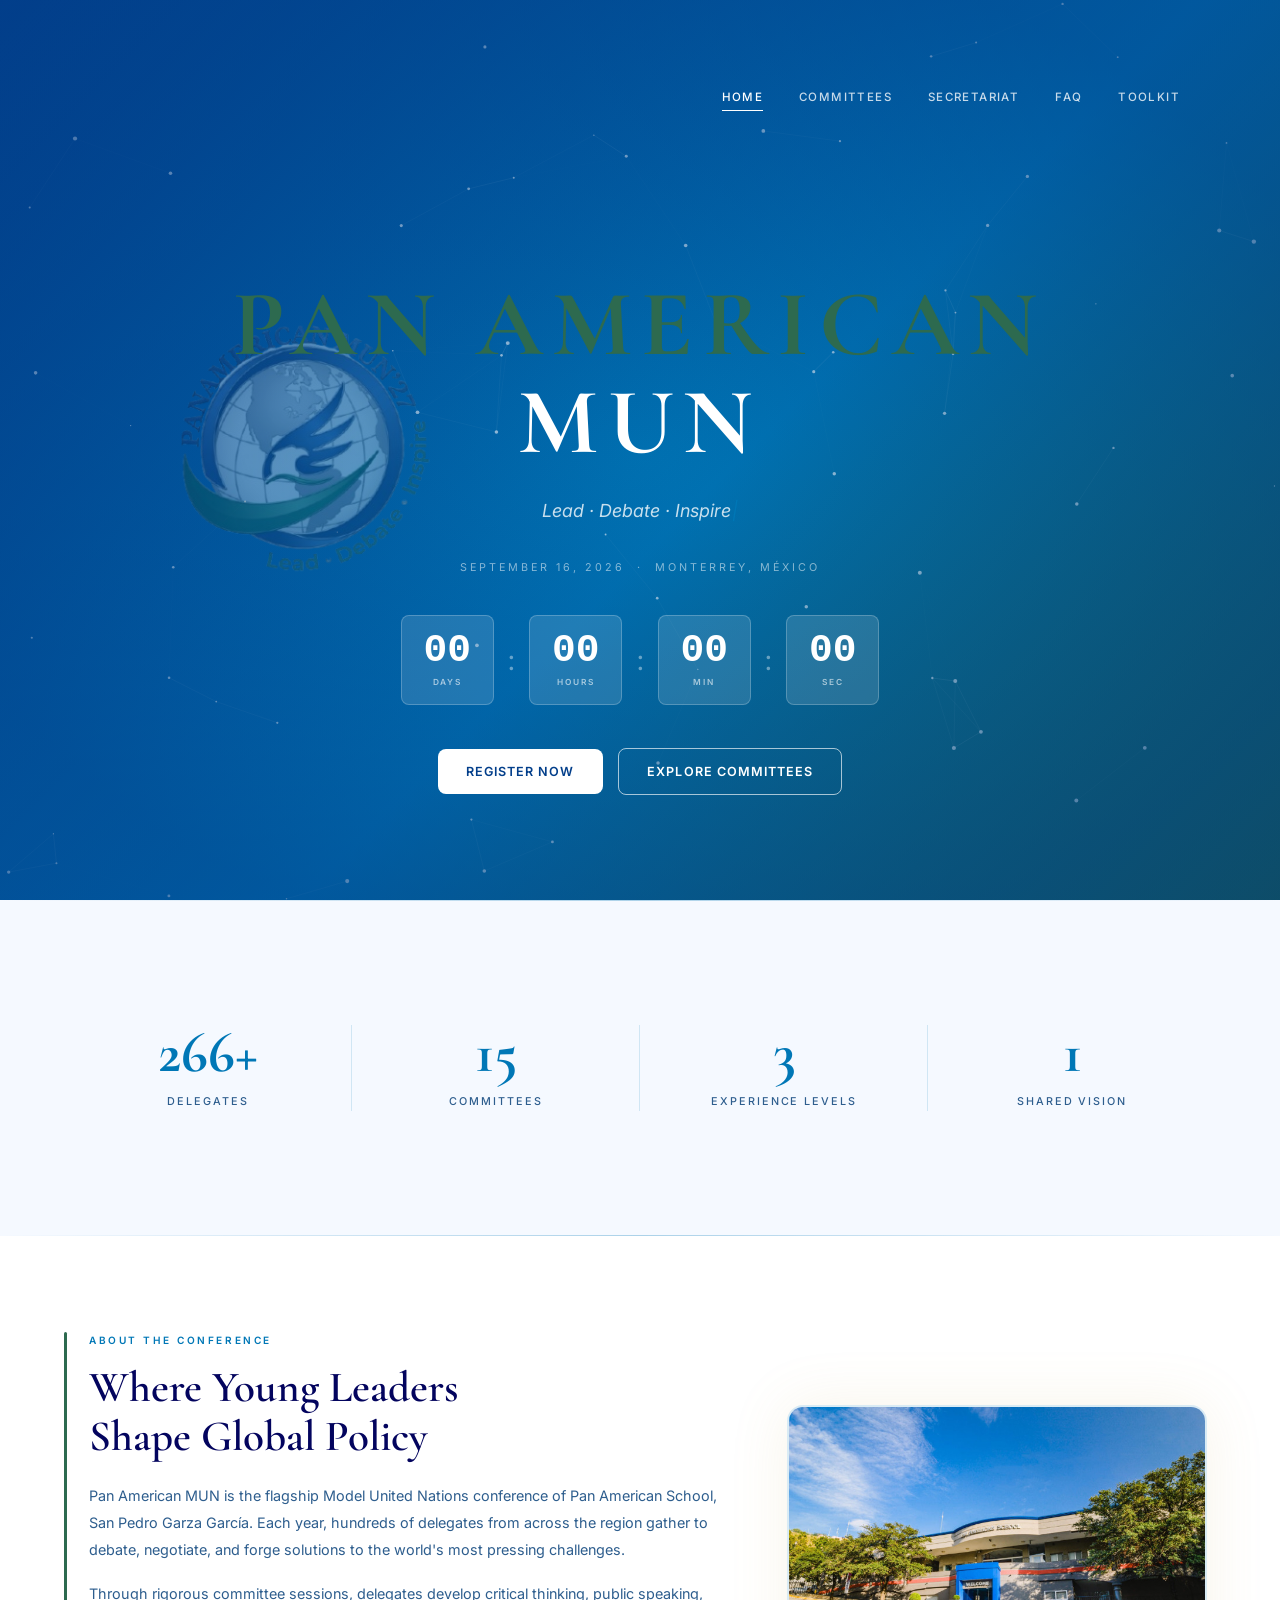
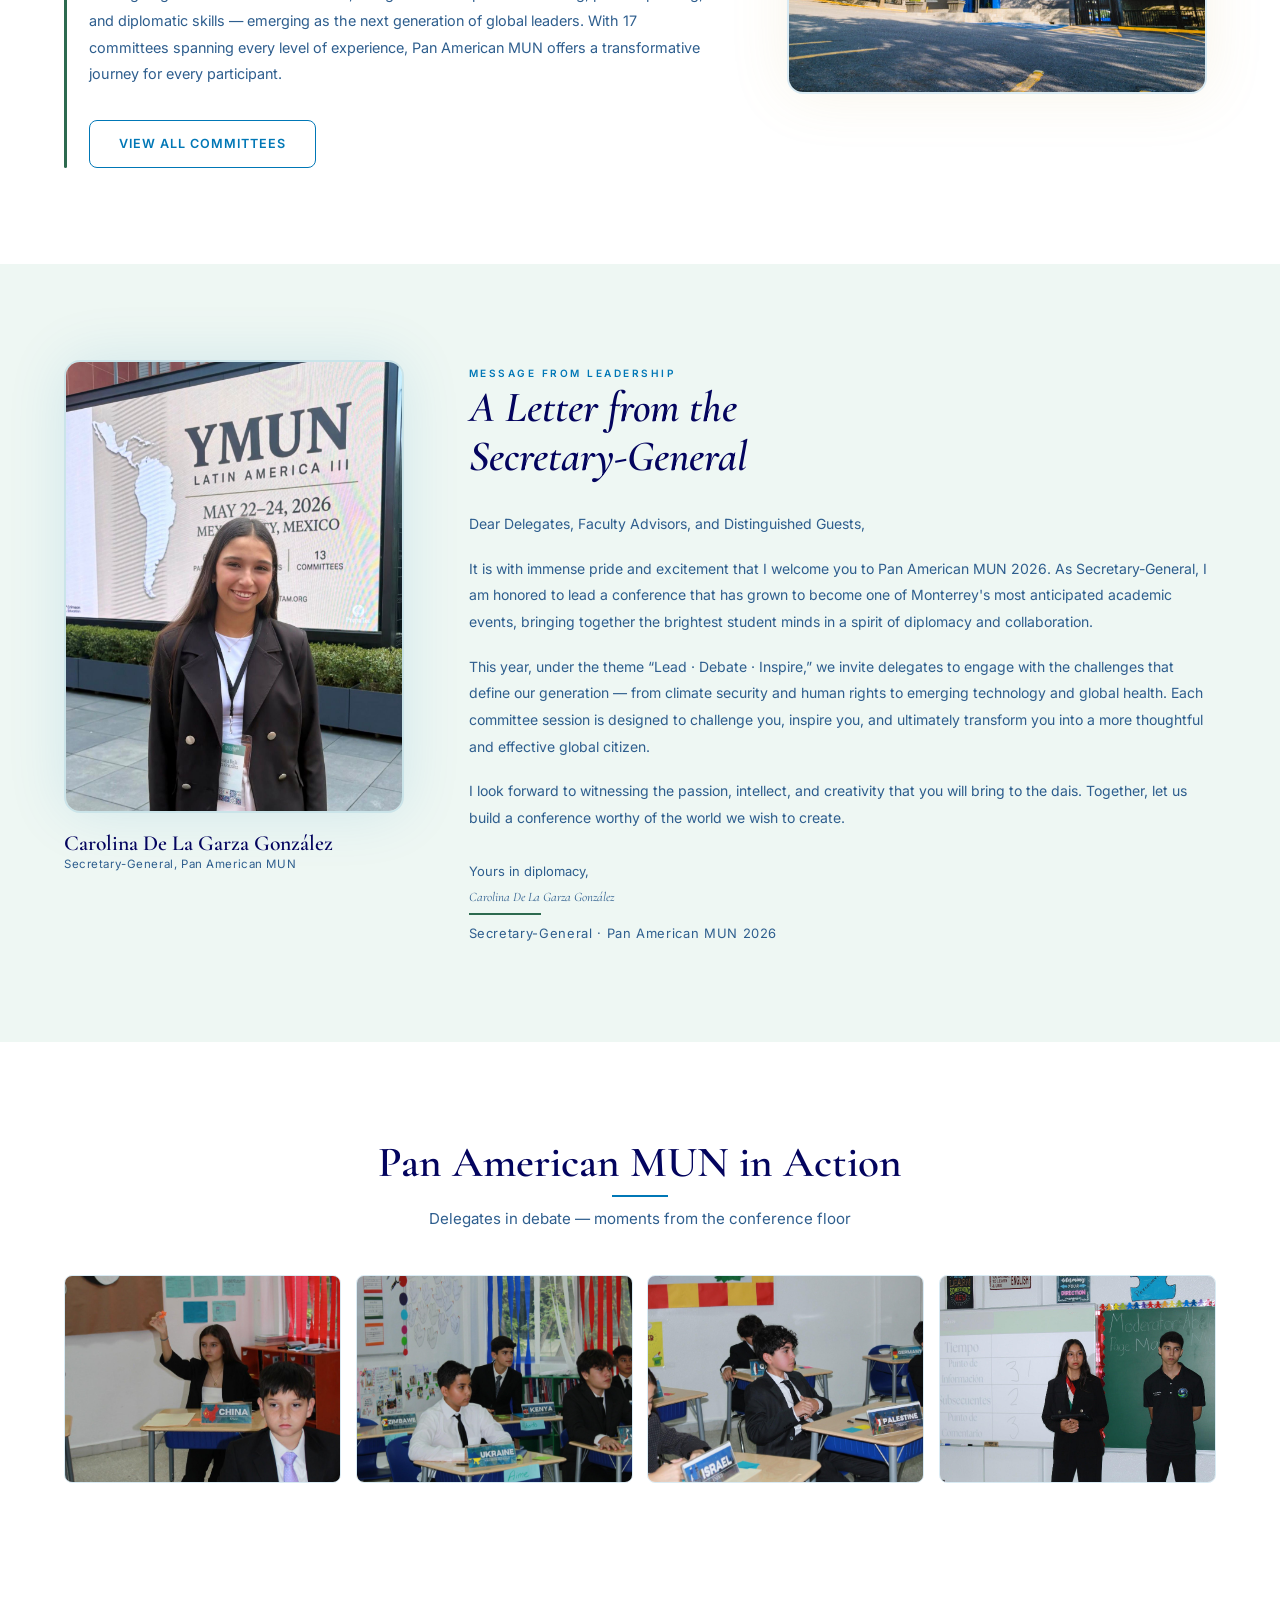
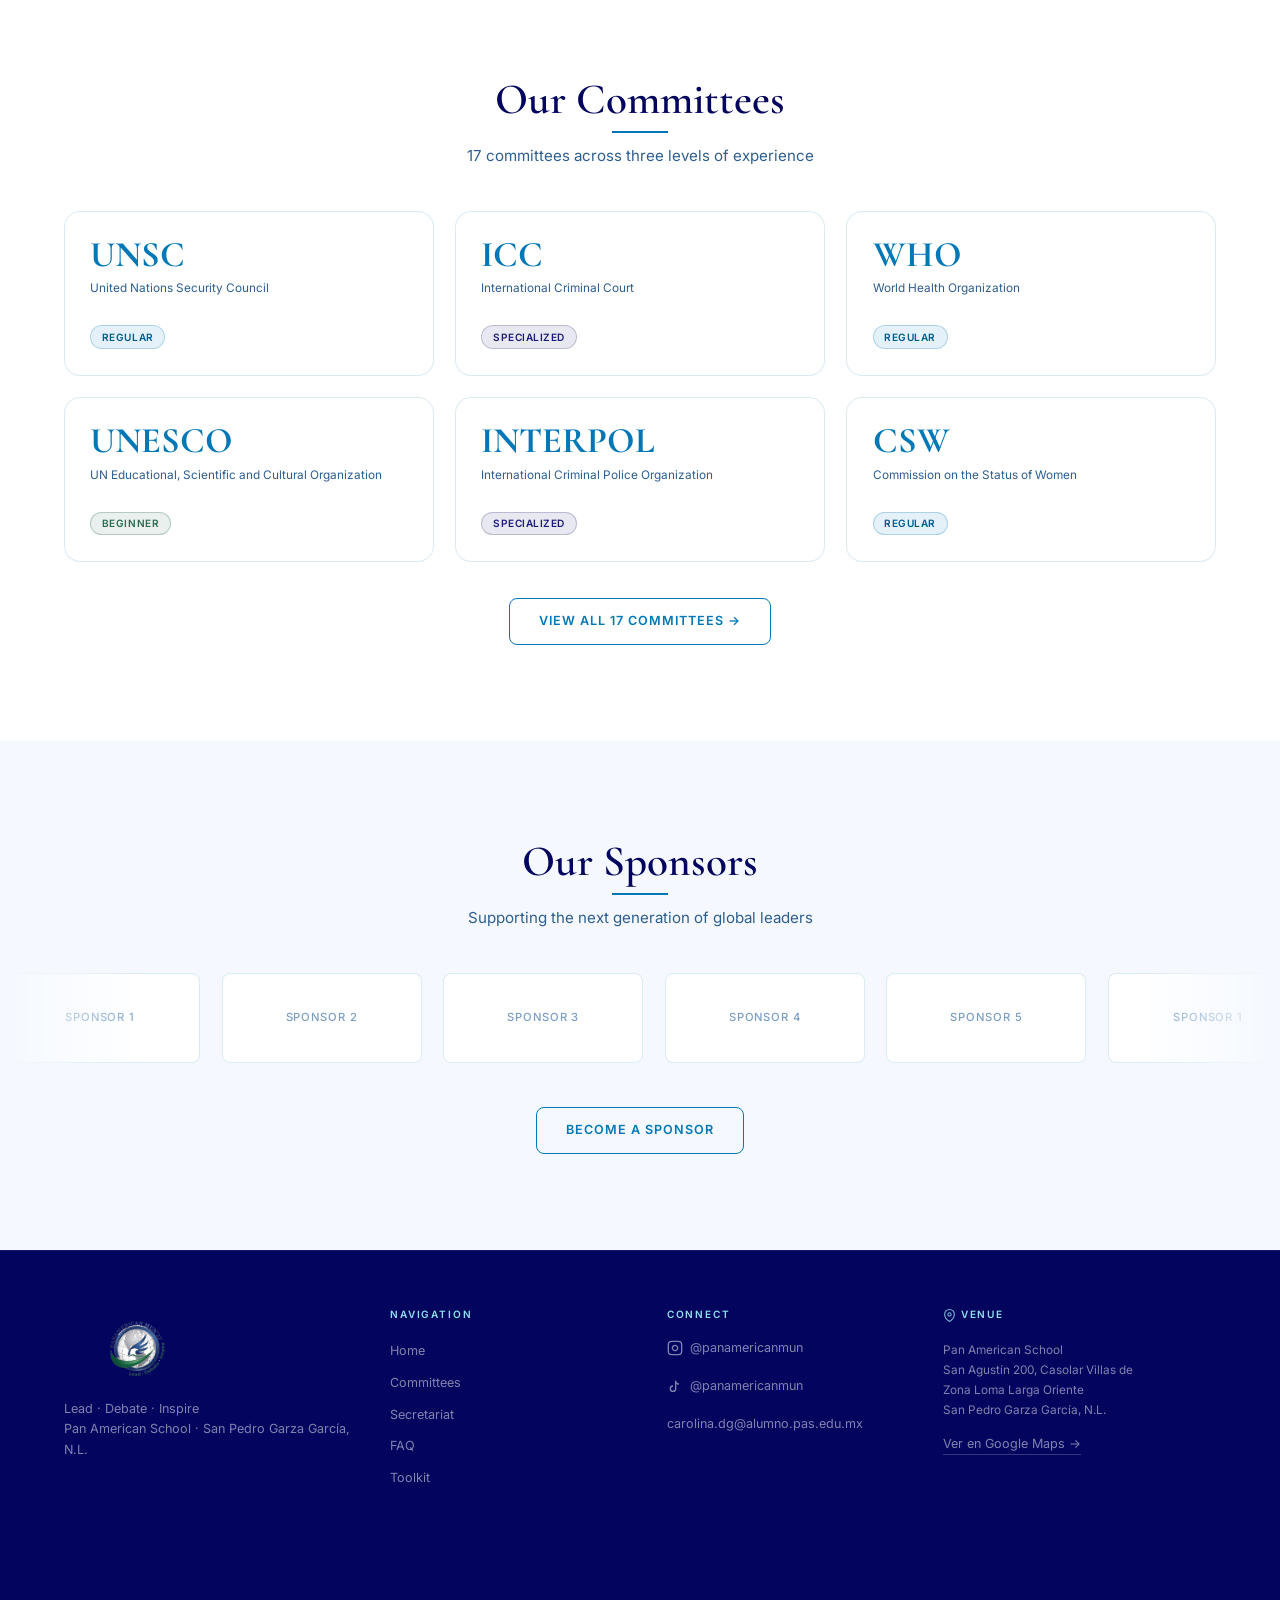
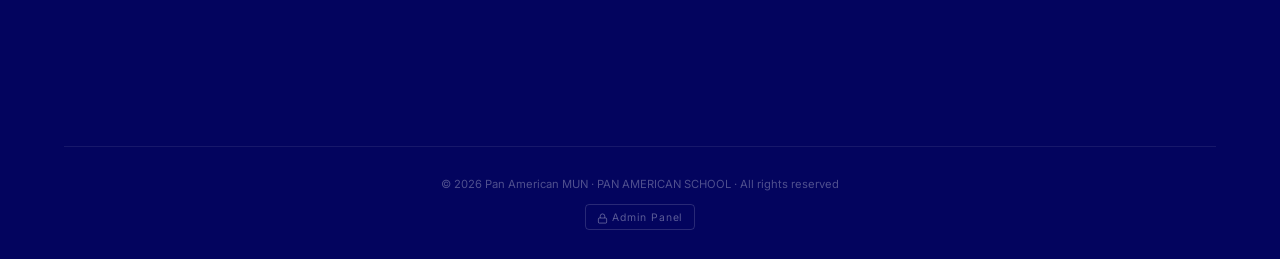
<file: index.html>
<!DOCTYPE html>
<html lang="en">
<head>
  <meta charset="UTF-8" />
  <meta name="viewport" content="width=device-width, initial-scale=1.0" />
  <title>Pan American MUN 2026 — Shaping Tomorrow's World</title>
  <meta name="description" content="Pan American MUN — the premier Model United Nations conference at Pan American School, San Pedro Garza García. September 2026." />
  <meta property="og:title" content="Pan American MUN 2026 — Shaping Tomorrow's World" />
  <meta property="og:description" content="The premier Model United Nations conference at Pan American School, San Pedro Garza García. September 2026." />
  <meta property="og:image" content="img/carolina.jpg" />
  <meta property="og:type" content="website" />
  <link rel="stylesheet" href="css/styles.css" />
  <link rel="stylesheet" href="https://unpkg.com/aos@2.3.4/dist/aos.css" />
</head>
<body>

  <!-- ═══ NAVBAR ═══ -->
  <nav class="navbar">
    <div class="container">
      <a href="index.html" class="nav-logo">
        <img src="img/logo.png" alt="Pan American MUN" class="nav-logo-img" data-ve-img="logo" data-ve-label="Logo">
      </a>
      <div class="nav-links">
        <a href="index.html" class="active">Home</a>
        <a href="committees.html">Committees</a>
        <a href="secretariat.html">Secretariat</a>
        <a href="faq.html">FAQ</a>
        <a href="toolkit.html">Toolkit</a>
      </div>
      <div class="nav-hamburger" id="hamburger">
        <span></span><span></span><span></span>
      </div>
    </div>
  </nav>
  <div class="nav-overlay" id="nav-overlay">
    <a href="index.html" class="active">Home</a>
    <a href="committees.html">Committees</a>
    <a href="secretariat.html">Secretariat</a>
    <a href="faq.html">FAQ</a>
    <a href="toolkit.html">Toolkit</a>
  </div>

  <!-- ═══ HERO ═══ -->
  <section class="hero">
    <video class="hero-video" autoplay muted loop playsinline>
      <source src="img/skyline-video.mp4" type="video/mp4">
    </video>
    <canvas id="hero-canvas"></canvas>
    <div class="hero-overlay"></div>
    <div class="un-emblem-bg" aria-hidden="true">
      <img src="img/logo.png" alt="">
    </div>
    <div class="hero-content">
      <h1 class="hero-title" data-ve-text="hero-title" data-ve-label="Hero Title"><span class="pine">Pan American</span><br>MUN</h1>
      <p class="hero-subtitle"><span id="hero-typewriter"></span></p>
      <p class="hero-date" data-ve-text="hero-date" data-ve-label="Event Date">September 16, 2026 &nbsp;·&nbsp; Monterrey, México</p>
      <div class="countdown">
        <div class="countdown-unit">
          <span class="countdown-num" id="cd-days">---</span>
          <span class="countdown-lbl">Days</span>
        </div>
        <span class="countdown-sep">:</span>
        <div class="countdown-unit">
          <span class="countdown-num" id="cd-hours">--</span>
          <span class="countdown-lbl">Hours</span>
        </div>
        <span class="countdown-sep">:</span>
        <div class="countdown-unit">
          <span class="countdown-num" id="cd-mins">--</span>
          <span class="countdown-lbl">Min</span>
        </div>
        <span class="countdown-sep">:</span>
        <div class="countdown-unit">
          <span class="countdown-num" id="cd-secs">--</span>
          <span class="countdown-lbl">Sec</span>
        </div>
      </div>
      <div class="hero-ctas">
        <a href="#" class="btn btn-gold">Register Now</a>
        <a href="committees.html" class="btn btn-outline">Explore Committees</a>
      </div>
    </div>
  </section>

  <!-- ═══ STATS ═══ -->
  <section class="stats">
    <div class="container">
      <div class="stats-grid">
        <div class="stat-item" data-aos="fade-up">
          <span class="stat-num" data-count="300" data-suffix="+">0+</span>
          <span class="stat-lbl">Delegates</span>
        </div>
        <div class="stat-item" data-aos="fade-up" data-aos-delay="100">
          <span class="stat-num" data-count="17">0</span>
          <span class="stat-lbl">Committees</span>
        </div>
        <div class="stat-item" data-aos="fade-up" data-aos-delay="200">
          <span class="stat-num" data-count="3">0</span>
          <span class="stat-lbl">Experience Levels</span>
        </div>
        <div class="stat-item" data-aos="fade-up" data-aos-delay="300">
          <span class="stat-num" data-count="1">0</span>
          <span class="stat-lbl">Shared Vision</span>
        </div>
      </div>
    </div>
  </section>

  <!-- ═══ ABOUT ═══ -->
  <section class="about">
    <div class="container">
      <div class="about-grid">
        <div class="about-text-wrap" data-aos="fade-right">
          <div class="about-accent"></div>
          <div class="about-text">
            <span class="label-gold">About the Conference</span>
            <h2 data-ve-text="about-heading" data-ve-label="About Heading">Where Young Leaders<br>Shape Global Policy</h2>
            <p>Pan American MUN is the flagship Model United Nations conference of Pan American School, San Pedro Garza García. Each year, hundreds of delegates from across the region gather to debate, negotiate, and forge solutions to the world's most pressing challenges.</p>
            <p>Through rigorous committee sessions, delegates develop critical thinking, public speaking, and diplomatic skills — emerging as the next generation of global leaders. With 17 committees spanning every level of experience, Pan American MUN offers a transformative journey for every participant.</p>
            <a href="committees.html" class="btn btn-outline mt-4">View All Committees</a>
          </div>
        </div>
        <div class="about-graphic" data-aos="fade-left">
          <div class="about-school-photo">
            <img src="img/school.jpg" alt="Pan American School — Pan American MUN venue" data-ve-img="school" data-ve-label="School Photo">
          </div>
        </div>
      </div>
    </div>
  </section>

  <!-- ═══ SG LETTER ═══ -->
  <section class="sg-letter">
    <div class="container">
      <div class="sg-letter-grid">
        <div data-aos="fade-right">
          <img src="img/carolina.jpg" alt="Carolina De La Garza González — Secretary-General" class="sg-photo" data-ve-img="sg-photo" data-ve-label="SG Photo" onerror="this.outerHTML='<div class=\'sg-photo-placeholder\'><svg width=\'64\' height=\'64\' viewBox=\'0 0 24 24\' fill=\'none\' stroke=\'currentColor\' stroke-width=\'1.5\'><path d=\'M20 21v-2a4 4 0 0 0-4-4H8a4 4 0 0 0-4 4v2\'/><circle cx=\'12\' cy=\'7\' r=\'4\'/></svg><span>Photo coming soon</span></div>'">
          <h3 class="sg-name">Carolina De La Garza González</h3>
          <p class="sg-title-lbl">Secretary-General, Pan American MUN</p>
        </div>
        <div data-aos="fade-left" data-aos-delay="100">
          <span class="label-gold">Message from Leadership</span>
          <h2 class="sg-letter-content" style="font-style:italic;margin-bottom:2rem;">A Letter from the<br>Secretary-General</h2>
          <p class="sg-letter-text">Dear Delegates, Faculty Advisors, and Distinguished Guests,</p>
          <p class="sg-letter-text">It is with immense pride and excitement that I welcome you to Pan American MUN 2026. As Secretary-General, I am honored to lead a conference that has grown to become one of Monterrey's most anticipated academic events, bringing together the brightest student minds in a spirit of diplomacy and collaboration.</p>
          <p class="sg-letter-text">This year, under the theme <em>"Lead · Debate · Inspire,"</em> we invite delegates to engage with the challenges that define our generation — from climate security and human rights to emerging technology and global health. Each committee session is designed to challenge you, inspire you, and ultimately transform you into a more thoughtful and effective global citizen.</p>
          <p class="sg-letter-text">I look forward to witnessing the passion, intellect, and creativity that you will bring to the dais. Together, let us build a conference worthy of the world we wish to create.</p>
          <div class="sg-closing">
            <p>Yours in diplomacy,</p>
            <p class="sg-signature">Carolina De La Garza González</p>
            <div class="sg-sig-line"></div>
            <p class="sg-title-lbl" style="margin-top:0.5rem;">Secretary-General · Pan American MUN 2026</p>
          </div>
        </div>
      </div>
    </div>
  </section>

  <!-- ═══ IN ACTION ═══ -->
  <section class="in-action">
    <div class="container">
      <h2 class="section-title" data-aos="fade-up"><span>Pan American MUN in Action</span></h2>
      <p class="section-subtitle" data-aos="fade-up" data-aos-delay="80">Delegates in debate — moments from the conference floor</p>
      <div class="in-action-grid">
        <img src="img/session1.jpg" alt="Committee session in progress" data-aos="fade-up" data-aos-delay="0" data-ve-img="session1" data-ve-label="Gallery 1">
        <img src="img/session2.jpg" alt="Delegates debating at the dais" data-aos="fade-up" data-aos-delay="80" data-ve-img="session2" data-ve-label="Gallery 2">
        <img src="img/session3.jpg" alt="Opening ceremony of Pan American MUN" data-aos="fade-up" data-aos-delay="160" data-ve-img="session3" data-ve-label="Gallery 3">
        <img src="img/session4.jpg" alt="Awards ceremony at Pan American MUN" data-aos="fade-up" data-aos-delay="240" data-ve-img="session4" data-ve-label="Gallery 4">
      </div>
    </div>
  </section>

  <!-- ═══ COMMITTEES PREVIEW ═══ -->
  <section class="committees-preview">
    <div class="container">
      <h2 class="section-title" data-aos="fade-up"><span>Our Committees</span></h2>
      <p class="section-subtitle" data-aos="fade-up" data-aos-delay="80">17 committees across three levels of experience</p>
      <div class="committees-grid">
        <div class="committee-card" data-aos="fade-up" data-aos-delay="0">
          <div class="acronym">UNSC</div>
          <div class="full-name">United Nations Security Council</div>
          <span class="badge badge-regular">Regular</span>
        </div>
        <div class="committee-card" data-aos="fade-up" data-aos-delay="80">
          <div class="acronym">ICC</div>
          <div class="full-name">International Criminal Court</div>
          <span class="badge badge-specialized">Specialized</span>
        </div>
        <div class="committee-card" data-aos="fade-up" data-aos-delay="160">
          <div class="acronym">WHO</div>
          <div class="full-name">World Health Organization</div>
          <span class="badge badge-regular">Regular</span>
        </div>
        <div class="committee-card" data-aos="fade-up" data-aos-delay="240">
          <div class="acronym">UNESCO</div>
          <div class="full-name">UN Educational, Scientific and Cultural Organization</div>
          <span class="badge badge-beginner">Beginner</span>
        </div>
        <div class="committee-card" data-aos="fade-up" data-aos-delay="320">
          <div class="acronym">INTERPOL</div>
          <div class="full-name">International Criminal Police Organization</div>
          <span class="badge badge-specialized">Specialized</span>
        </div>
        <div class="committee-card" data-aos="fade-up" data-aos-delay="400">
          <div class="acronym">CSW</div>
          <div class="full-name">Commission on the Status of Women</div>
          <span class="badge badge-regular">Regular</span>
        </div>
      </div>
      <div class="text-center" data-aos="fade-up">
        <a href="committees.html" class="btn btn-outline">View All 17 Committees →</a>
      </div>
    </div>
  </section>

  <!-- ═══ SPONSORS ═══ -->
  <section class="sponsors">
    <div class="container">
      <h2 class="section-title" data-aos="fade-up"><span>Our Sponsors</span></h2>
      <p class="section-subtitle" data-aos="fade-up" data-aos-delay="80">Supporting the next generation of global leaders</p>
    </div>
    <div class="marquee-outer">
      <div class="marquee-track">
        <div class="sponsor-block">Sponsor 1</div>
        <div class="sponsor-block">Sponsor 2</div>
        <div class="sponsor-block">Sponsor 3</div>
        <div class="sponsor-block">Sponsor 4</div>
        <div class="sponsor-block">Sponsor 5</div>
        <!-- duplicate for seamless loop -->
        <div class="sponsor-block">Sponsor 1</div>
        <div class="sponsor-block">Sponsor 2</div>
        <div class="sponsor-block">Sponsor 3</div>
        <div class="sponsor-block">Sponsor 4</div>
        <div class="sponsor-block">Sponsor 5</div>
      </div>
    </div>
    <div class="container text-center" data-aos="fade-up">
      <a href="mailto:carolina.dg@alumno.pas.edu.mx" class="btn btn-outline">Become a Sponsor</a>
    </div>
  </section>

  <!-- ═══ FOOTER ═══ -->
  <footer class="footer">
    <div class="container">
      <div class="footer-grid">
        <div>
          <div class="footer-logo">
            <img src="img/logo.png" alt="Pan American MUN" class="footer-logo-img">
          </div>
          <p class="footer-tagline">Lead · Debate · Inspire<br>Pan American School · San Pedro Garza García, N.L.</p>
        </div>
        <div class="footer-col">
          <h4>Navigation</h4>
          <ul>
            <li><a href="index.html">Home</a></li>
            <li><a href="committees.html">Committees</a></li>
            <li><a href="secretariat.html">Secretariat</a></li>
            <li><a href="faq.html">FAQ</a></li>
            <li><a href="toolkit.html">Toolkit</a></li>
          </ul>
        </div>
        <div class="footer-col">
          <h4>Connect</h4>
          <div class="footer-social-row">
            <a href="https://instagram.com/panamericanmun" target="_blank" rel="noopener">
              <svg width="16" height="16" viewBox="0 0 24 24" fill="none" stroke="currentColor" stroke-width="2"><rect x="2" y="2" width="20" height="20" rx="5"/><path d="M16 11.37A4 4 0 1 1 12.63 8 4 4 0 0 1 16 11.37z"/><line x1="17.5" y1="6.5" x2="17.51" y2="6.5"/></svg>
              @panamericanmun
            </a>
          </div>
          <div class="footer-social-row">
            <a href="https://tiktok.com/@panamericanmun" target="_blank" rel="noopener">
              <svg width="16" height="16" viewBox="0 0 24 24" fill="none" stroke="currentColor" stroke-width="2"><path d="M9 12a4 4 0 1 0 4 4V4a5 5 0 0 0 5 5"/></svg>
              @panamericanmun
            </a>
          </div>
          <p class="footer-email"><a href="mailto:carolina.dg@alumno.pas.edu.mx">carolina.dg@alumno.pas.edu.mx</a></p>
        </div>
        <div class="footer-col">
          <h4><svg width="13" height="13" viewBox="0 0 24 24" fill="none" stroke="currentColor" stroke-width="2" style="vertical-align:middle;margin-right:.3rem;opacity:.8"><path d="M21 10c0 7-9 13-9 13s-9-6-9-13a9 9 0 0 1 18 0z"/><circle cx="12" cy="10" r="3"/></svg>Venue</h4>
          <p class="footer-address">Pan American School<br>San Agustín 200, Casolar Villas de<br>Zona Loma Larga Oriente<br>San Pedro Garza García, N.L.</p>
          <a href="https://maps.google.com/?q=Pan+American+School,+San+Pedro+Garza+Garcia,+Nuevo+Leon,+Mexico" target="_blank" rel="noopener" class="footer-maps-link">Ver en Google Maps →</a>
        </div>
      </div>
      <div class="footer-map">
        <iframe src="https://maps.google.com/maps?q=San+Agustin+200,+San+Pedro+Garza+Garcia,+Nuevo+Leon,+Mexico&output=embed" width="100%" height="200" style="border:0;display:block" allowfullscreen="" loading="lazy" referrerpolicy="no-referrer-when-downgrade"></iframe>
      </div>
      <div class="footer-bottom">
        © 2026 Pan American MUN · PAN AMERICAN SCHOOL · All rights reserved
        <br><a href="admin.html" class="footer-admin-link"><svg width="11" height="11" viewBox="0 0 24 24" fill="none" stroke="currentColor" stroke-width="2" style="vertical-align:middle;margin-right:.3rem"><rect x="3" y="11" width="18" height="11" rx="2"/><path d="M7 11V7a5 5 0 0 1 10 0v4"/></svg>Admin Panel</a>
      </div>
    </div>
  </footer>

  <script src="js/site-data.js"></script>
  <script src="js/visual-editor.js"></script>
  <script src="https://unpkg.com/aos@2.3.4/dist/aos.js"></script>
  <script src="js/main.js"></script>
  <script>
  (async function(){
    if (typeof SiteData === 'undefined') return;
    const d = await SiteData.loadRemote();
    if (d.ve && window.VE_applyRemote) VE_applyRemote(d.ve);
    const sgPhoto = document.querySelector('.sg-photo');
    if (sgPhoto) sgPhoto.src = d.sg.photo;
    const sgName = document.querySelector('.sg-name');
    if (sgName) sgName.textContent = d.sg.name;
    const sgTitles = document.querySelectorAll('.sg-title-lbl');
    if (sgTitles[0]) sgTitles[0].textContent = d.sg.indexRole;
    const ltexts = document.querySelectorAll('.sg-letter-text');
    [d.sg.letterOpening, d.sg.letter1, d.sg.letter2, d.sg.letter3].forEach((t,i) => { if (ltexts[i] && t) ltexts[i].textContent = t; });
    const sgClosing = document.querySelector('.sg-closing p:first-child');
    if (sgClosing) sgClosing.textContent = d.sg.closing;
    const sgSig = document.querySelector('.sg-signature');
    if (sgSig) sgSig.textContent = d.sg.signature;
    if (sgTitles[1]) sgTitles[1].textContent = d.sg.signatureTitle;
    const regBtn = document.querySelector('.hero-ctas .btn-gold');
    if (regBtn && d.conference.registerUrl && d.conference.registerUrl !== '#') regBtn.href = d.conference.registerUrl;
    const imgs = document.querySelectorAll('.in-action-grid img');
    ['session1','session2','session3','session4'].forEach((k,i) => { if (imgs[i] && d.gallery[k]) imgs[i].src = d.gallery[k]; });
    const school = document.querySelector('.about-school-photo img');
    if (school && d.gallery.school) school.src = d.gallery.school;
    document.querySelectorAll('.footer-email a').forEach(a => { if (d.social.email) { a.href='mailto:'+d.social.email; a.textContent=d.social.email; } });
  })();
  </script>
</body>
</html>
</file>
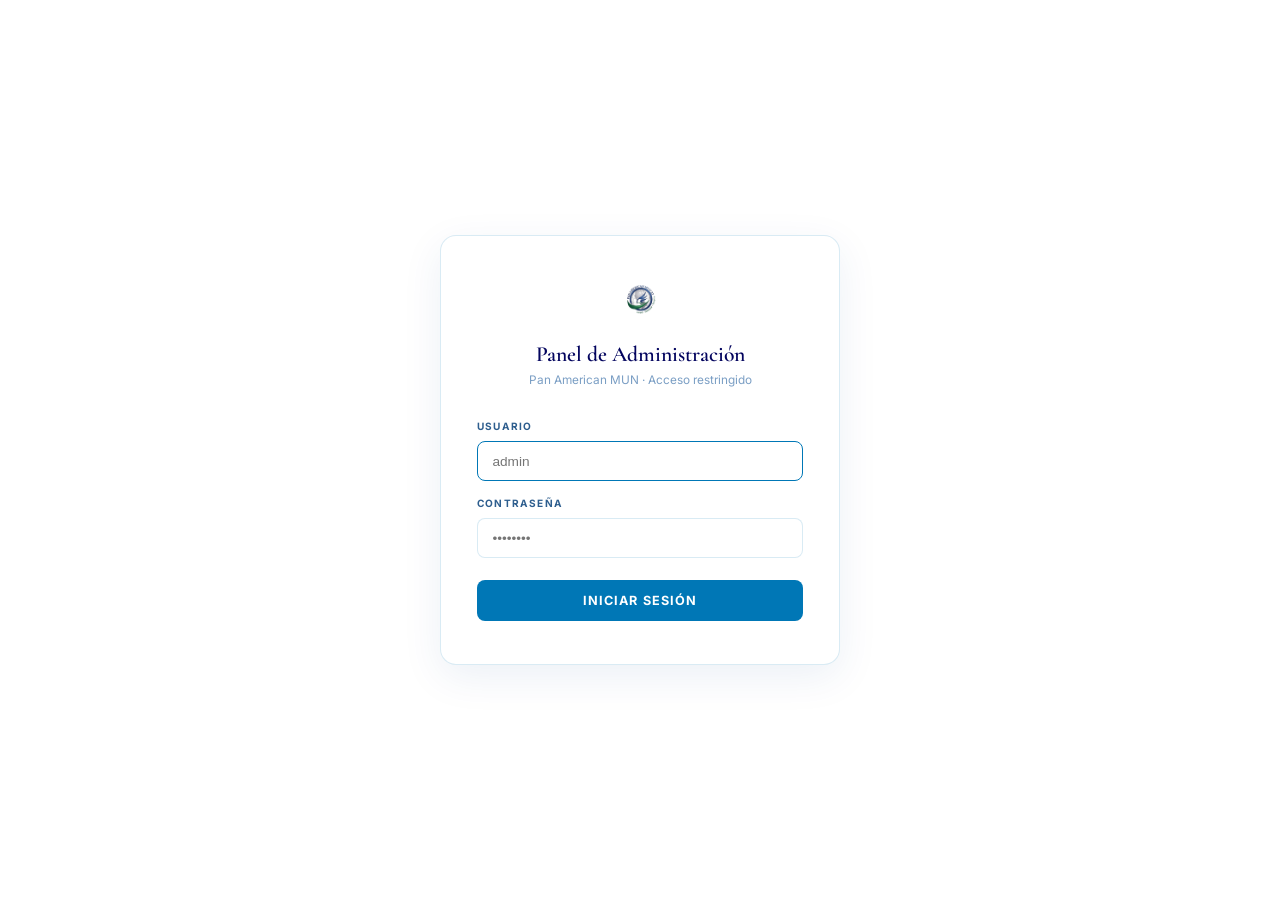
<file: admin-panel.html>
<!DOCTYPE html>
<html lang="es">
<head>
  <meta charset="UTF-8">
  <meta name="viewport" content="width=device-width,initial-scale=1">
  <title>Admin Panel — Pan American MUN</title>
  <link rel="stylesheet" href="css/admin.css">
</head>
<body class="ap-body">

  <!-- ══ HEADER ══ -->
  <header class="ap-header">
    <div class="ap-header-left">
      <img src="img/logo.png" alt="" class="ap-logo">
      <span class="ap-title">Panel de Administración</span>
      <span class="ap-status" id="ap-status"></span>
    </div>
    <div class="ap-header-right">
      <button onclick="publishToGitHub()" class="ap-hbtn ap-hbtn-publish"><svg width="13" height="13" viewBox="0 0 24 24" fill="none" stroke="currentColor" stroke-width="2.5" style="vertical-align:middle;margin-right:.35rem"><path d="M21 15v4a2 2 0 0 1-2 2H5a2 2 0 0 1-2-2v-4"/><polyline points="17 8 12 3 7 8"/><line x1="12" y1="3" x2="12" y2="15"/></svg>Publicar para todos</button>
      <a href="index.html" target="_blank" class="ap-hbtn ap-hbtn-preview"><svg width="13" height="13" viewBox="0 0 24 24" fill="none" stroke="currentColor" stroke-width="2.5" style="vertical-align:middle;margin-right:.35rem"><path d="M18 13v6a2 2 0 0 1-2 2H5a2 2 0 0 1-2-2V8a2 2 0 0 1 2-2h6"/><polyline points="15 3 21 3 21 9"/><line x1="10" y1="14" x2="21" y2="3"/></svg>Ver Sitio</a>
      <button onclick="adminLogout()" class="ap-hbtn ap-hbtn-logout">Cerrar Sesión</button>
    </div>
  </header>

  <div class="ap-layout">

    <!-- ══ SIDEBAR ══ -->
    <nav class="ap-sidebar">
      <span class="ap-nav-label">Contenido</span>
      <button class="ap-nav-btn active" data-section="conferencia"><svg width="14" height="14" viewBox="0 0 24 24" fill="none" stroke="currentColor" stroke-width="2"><rect x="3" y="4" width="18" height="18" rx="2"/><line x1="16" y1="2" x2="16" y2="6"/><line x1="8" y1="2" x2="8" y2="6"/><line x1="3" y1="10" x2="21" y2="10"/></svg> Conferencia</button>
      <button class="ap-nav-btn" data-section="sg"><svg width="14" height="14" viewBox="0 0 24 24" fill="none" stroke="currentColor" stroke-width="2"><path d="M20 21v-2a4 4 0 0 0-4-4H8a4 4 0 0 0-4 4v2"/><circle cx="12" cy="7" r="4"/></svg> Secretary-General</button>
      <button class="ap-nav-btn" data-section="equipo"><svg width="14" height="14" viewBox="0 0 24 24" fill="none" stroke="currentColor" stroke-width="2"><path d="M17 21v-2a4 4 0 0 0-4-4H5a4 4 0 0 0-4 4v2"/><circle cx="9" cy="7" r="4"/><path d="M23 21v-2a4 4 0 0 0-3-3.87"/><path d="M16 3.13a4 4 0 0 1 0 7.75"/></svg> Equipo Secretariado</button>
      <button class="ap-nav-btn" data-section="comites"><svg width="14" height="14" viewBox="0 0 24 24" fill="none" stroke="currentColor" stroke-width="2"><path d="M3 9l9-7 9 7v11a2 2 0 0 1-2 2H5a2 2 0 0 1-2-2z"/><polyline points="9 22 9 12 15 12 15 22"/></svg> Comités (17)</button>
      <button class="ap-nav-btn" data-section="galeria"><svg width="14" height="14" viewBox="0 0 24 24" fill="none" stroke="currentColor" stroke-width="2"><rect x="3" y="3" width="18" height="18" rx="2"/><circle cx="8.5" cy="8.5" r="1.5"/><polyline points="21 15 16 10 5 21"/></svg> Galería</button>
      <button class="ap-nav-btn" data-section="redes"><svg width="14" height="14" viewBox="0 0 24 24" fill="none" stroke="currentColor" stroke-width="2"><circle cx="12" cy="12" r="10"/><line x1="2" y1="12" x2="22" y2="12"/><path d="M12 2a15.3 15.3 0 0 1 4 10 15.3 15.3 0 0 1-4 10 15.3 15.3 0 0 1-4-10 15.3 15.3 0 0 1 4-10z"/></svg> Redes Sociales</button>
      <button class="ap-nav-btn" data-section="veditor" style="color:#a78bfa;"><svg width="14" height="14" viewBox="0 0 24 24" fill="none" stroke="currentColor" stroke-width="2"><path d="M12 20h9"/><path d="M16.5 3.5a2.121 2.121 0 0 1 3 3L7 19l-4 1 1-4L16.5 3.5z"/></svg> Editor Visual</button>
      <div class="ap-nav-divider"></div>
      <span class="ap-nav-label">Vista Previa</span>
      <button class="ap-nav-btn" onclick="window.open('index.html','_blank')"><svg width="14" height="14" viewBox="0 0 24 24" fill="none" stroke="currentColor" stroke-width="2"><path d="M18 13v6a2 2 0 0 1-2 2H5a2 2 0 0 1-2-2V8a2 2 0 0 1 2-2h6"/><polyline points="15 3 21 3 21 9"/><line x1="10" y1="14" x2="21" y2="3"/></svg> Home</button>
      <button class="ap-nav-btn" onclick="window.open('secretariat.html','_blank')"><svg width="14" height="14" viewBox="0 0 24 24" fill="none" stroke="currentColor" stroke-width="2"><path d="M18 13v6a2 2 0 0 1-2 2H5a2 2 0 0 1-2-2V8a2 2 0 0 1 2-2h6"/><polyline points="15 3 21 3 21 9"/><line x1="10" y1="14" x2="21" y2="3"/></svg> Secretariado</button>
      <button class="ap-nav-btn" onclick="window.open('committees.html','_blank')"><svg width="14" height="14" viewBox="0 0 24 24" fill="none" stroke="currentColor" stroke-width="2"><path d="M18 13v6a2 2 0 0 1-2 2H5a2 2 0 0 1-2-2V8a2 2 0 0 1 2-2h6"/><polyline points="15 3 21 3 21 9"/><line x1="10" y1="14" x2="21" y2="3"/></svg> Comités</button>
      <div class="ap-nav-divider"></div>
      <span class="ap-nav-label">Publicación</span>
      <button class="ap-nav-btn" onclick="showGHModal()"><svg width="14" height="14" viewBox="0 0 24 24" fill="none" stroke="currentColor" stroke-width="2"><circle cx="12" cy="12" r="3"/><path d="M19.4 15a1.65 1.65 0 0 0 .33 1.82l.06.06a2 2 0 0 1-2.83 2.83l-.06-.06a1.65 1.65 0 0 0-1.82-.33 1.65 1.65 0 0 0-1 1.51V21a2 2 0 0 1-4 0v-.09A1.65 1.65 0 0 0 9 19.4a1.65 1.65 0 0 0-1.82.33l-.06.06a2 2 0 0 1-2.83-2.83l.06-.06A1.65 1.65 0 0 0 4.68 15a1.65 1.65 0 0 0-1.51-1H3a2 2 0 0 1 0-4h.09A1.65 1.65 0 0 0 4.6 9a1.65 1.65 0 0 0-.33-1.82l-.06-.06a2 2 0 0 1 2.83-2.83l.06.06A1.65 1.65 0 0 0 9 4.68a1.65 1.65 0 0 0 1-1.51V3a2 2 0 0 1 4 0v.09a1.65 1.65 0 0 0 1 1.51 1.65 1.65 0 0 0 1.82-.33l.06-.06a2 2 0 0 1 2.83 2.83l-.06.06A1.65 1.65 0 0 0 19.4 9a1.65 1.65 0 0 0 1.51 1H21a2 2 0 0 1 0 4h-.09a1.65 1.65 0 0 0-1.51 1z"/></svg> Config GitHub</button>
      <button class="ap-nav-btn" onclick="publishToGitHub()"><svg width="14" height="14" viewBox="0 0 24 24" fill="none" stroke="currentColor" stroke-width="2"><path d="M21 15v4a2 2 0 0 1-2 2H5a2 2 0 0 1-2-2v-4"/><polyline points="17 8 12 3 7 8"/><line x1="12" y1="3" x2="12" y2="15"/></svg> Publicar cambios</button>
      <div class="ap-nav-divider"></div>
      <button class="ap-nav-btn danger" onclick="SiteData.reset()"><svg width="14" height="14" viewBox="0 0 24 24" fill="none" stroke="currentColor" stroke-width="2"><polyline points="1 4 1 10 7 10"/><path d="M3.51 15a9 9 0 1 0 .49-3.5"/></svg> Restablecer todo</button>
    </nav>

    <!-- ══ MAIN CONTENT ══ -->
    <main class="ap-main">

      <!-- ═══ CONFERENCIA ═══ -->
      <section id="s-conferencia" class="ap-section active">
        <h2 class="ap-section-title">Conferencia</h2>
        <p class="ap-section-desc">Información general del evento — año, fecha, sede y estadísticas.</p>

        <div class="ap-card">
          <div class="ap-card-title">Datos del Evento</div>
          <div class="ap-row ap-row-2">
            <div class="ap-field"><label class="ap-label">Año</label><input class="ap-input" id="conf-year" type="text" placeholder="2026"></div>
            <div class="ap-field"><label class="ap-label">Fecha (visible en sitio)</label><input class="ap-input" id="conf-date" type="text" placeholder="September 16, 2026"></div>
          </div>
          <div class="ap-row ap-row-2">
            <div class="ap-field"><label class="ap-label">Sede / Ciudad</label><input class="ap-input" id="conf-location" type="text" placeholder="Monterrey, México"></div>
            <div class="ap-field"><label class="ap-label">Lema</label><input class="ap-input" id="conf-theme" type="text" placeholder="Lead · Debate · Inspire"></div>
          </div>
          <div class="ap-row ap-row-2">
            <div class="ap-field"><label class="ap-label">Fecha countdown (ISO)</label><input class="ap-input" id="conf-countdown" type="datetime-local"></div>
            <div class="ap-field"><label class="ap-label">Link "Register Now"</label><input class="ap-input" id="conf-register" type="url" placeholder="https://..."></div>
          </div>
        </div>

        <div class="ap-card">
          <div class="ap-card-title">Estadísticas</div>
          <p class="ap-stat-legend">Número · Sufijo (ej. "+") · Etiqueta</p>
          <div id="stats-container"></div>
        </div>
      </section>

      <!-- ═══ SECRETARY-GENERAL ═══ -->
      <section id="s-sg" class="ap-section">
        <h2 class="ap-section-title">Secretary-General</h2>
        <p class="ap-section-desc">Foto, datos personales y carta oficial de la Secretaria General.</p>

        <div class="ap-card">
          <div class="ap-card-title">Foto y Datos</div>
          <div class="ap-photo-group">
            <img class="ap-thumb" id="sg-photo-preview" src="img/carolina.jpg">
            <div class="ap-photo-controls">
              <input class="ap-input" id="sg-photo-url" type="url" placeholder="Pegar URL de nueva foto...">
              <label class="ap-upload-label">📁 Subir archivo<input type="file" accept="image/*" id="sg-photo-file" style="display:none"></label>
            </div>
          </div>
          <div class="ap-row ap-row-2">
            <div class="ap-field"><label class="ap-label">Nombre completo</label><input class="ap-input" id="sg-name"></div>
            <div class="ap-field"><label class="ap-label">Email</label><input class="ap-input" id="sg-email" type="email"></div>
          </div>
          <div class="ap-row ap-row-2">
            <div class="ap-field"><label class="ap-label">Cargo (página Home)</label><input class="ap-input" id="sg-indexRole"></div>
            <div class="ap-field"><label class="ap-label">Cargo (Secretariado)</label><input class="ap-input" id="sg-featRole"></div>
          </div>
          <div class="ap-field"><label class="ap-label">Subtítulo (Secretariado)</label><input class="ap-input" id="sg-featTitle"></div>
        </div>

        <div class="ap-card">
          <div class="ap-card-title">Biografía</div>
          <div class="ap-field"><label class="ap-label">Párrafo 1</label><textarea class="ap-textarea" id="sg-bio1"></textarea></div>
          <div class="ap-field"><label class="ap-label">Párrafo 2</label><textarea class="ap-textarea" id="sg-bio2"></textarea></div>
        </div>

        <div class="ap-card">
          <div class="ap-card-title">Carta SG (Página Home)</div>
          <div class="ap-field"><label class="ap-label">Apertura</label><input class="ap-input" id="sg-letterOpening"></div>
          <div class="ap-field"><label class="ap-label">Párrafo 1</label><textarea class="ap-textarea" id="sg-letter1"></textarea></div>
          <div class="ap-field"><label class="ap-label">Párrafo 2</label><textarea class="ap-textarea" id="sg-letter2"></textarea></div>
          <div class="ap-field"><label class="ap-label">Párrafo 3</label><textarea class="ap-textarea" id="sg-letter3"></textarea></div>
          <div class="ap-row ap-row-2">
            <div class="ap-field"><label class="ap-label">Cierre</label><input class="ap-input" id="sg-closing"></div>
            <div class="ap-field"><label class="ap-label">Firma</label><input class="ap-input" id="sg-signature"></div>
          </div>
        </div>
      </section>

      <!-- ═══ EQUIPO ═══ -->
      <section id="s-equipo" class="ap-section">
        <h2 class="ap-section-title">Equipo Secretariado</h2>
        <p class="ap-section-desc">Nombre, puesto y foto de cada miembro del equipo. Se actualiza en la página de Secretariado.</p>
        <div class="ap-team-grid" id="team-container"></div>
      </section>

      <!-- ═══ COMITÉS ═══ -->
      <section id="s-comites" class="ap-section">
        <h2 class="ap-section-title">Comités</h2>
        <p class="ap-section-desc">Edita tema, descripción, foto y staff de cada comité. Haz clic en un comité para expandirlo.</p>
        <div id="committees-container"></div>
      </section>

      <!-- ═══ GALERÍA ═══ -->
      <section id="s-galeria" class="ap-section">
        <h2 class="ap-section-title">Galería de Fotos</h2>
        <p class="ap-section-desc">Imágenes que aparecen en las secciones de acción y secretariado del sitio.</p>
        <div class="ap-gallery-grid" id="gallery-container"></div>
      </section>

      <!-- ═══ REDES ═══ -->
      <section id="s-redes" class="ap-section">
        <h2 class="ap-section-title">Redes Sociales</h2>
        <p class="ap-section-desc">Links y email de contacto que aparecen en el footer del sitio.</p>
        <div class="ap-card">
          <div class="ap-field"><label class="ap-label">Instagram URL</label><input class="ap-input" id="soc-instagram" type="url" placeholder="https://instagram.com/..."></div>
          <div class="ap-field"><label class="ap-label">TikTok URL</label><input class="ap-input" id="soc-tiktok" type="url" placeholder="https://tiktok.com/@..."></div>
          <div class="ap-field"><label class="ap-label">Email de contacto</label><input class="ap-input" id="soc-email" type="email" placeholder="correo@ejemplo.com"></div>
        </div>
      </section>

      <!-- ═══ VISUAL EDITOR ═══ -->
      <section id="s-veditor" class="ap-section">
        <h2 class="ap-section-title">Editor Visual</h2>
        <p class="ap-section-desc">Abre cualquier página en modo editor para mover imágenes, cambiar fotos, editar textos y ajustar tamaños — directamente sobre el diseño real.</p>
        <div class="ap-card" style="display:grid;grid-template-columns:1fr 1fr;gap:1rem;">
          <div>
            <p class="ap-label" style="margin-bottom:.75rem;font-size:.68rem;letter-spacing:.1em;">PÁGINAS DISPONIBLES</p>
            <div style="display:flex;flex-direction:column;gap:.55rem;">
              <button class="ap-btn ap-btn-primary" style="justify-content:flex-start;gap:.6rem;" onclick="window.open('index.html?edit=true','_blank')">
                <svg width="14" height="14" viewBox="0 0 24 24" fill="none" stroke="currentColor" stroke-width="2"><path d="M3 9l9-7 9 7v11a2 2 0 0 1-2 2H5a2 2 0 0 1-2-2z"/><polyline points="9 22 9 12 15 12 15 22"/></svg>
                Editar Página Principal
              </button>
              <button class="ap-btn" style="justify-content:flex-start;gap:.6rem;" onclick="window.open('secretariat.html?edit=true','_blank')">
                <svg width="14" height="14" viewBox="0 0 24 24" fill="none" stroke="currentColor" stroke-width="2"><path d="M20 21v-2a4 4 0 0 0-4-4H8a4 4 0 0 0-4 4v2"/><circle cx="12" cy="7" r="4"/></svg>
                Editar Secretariado
              </button>
              <button class="ap-btn" style="justify-content:flex-start;gap:.6rem;" onclick="window.open('committees.html?edit=true','_blank')">
                <svg width="14" height="14" viewBox="0 0 24 24" fill="none" stroke="currentColor" stroke-width="2"><path d="M17 21v-2a4 4 0 0 0-4-4H5a4 4 0 0 0-4 4v2"/><circle cx="9" cy="7" r="4"/><path d="M23 21v-2a4 4 0 0 0-3-3.87"/><path d="M16 3.13a4 4 0 0 1 0 7.75"/></svg>
                Editar Comités
              </button>
              <button class="ap-btn" style="justify-content:flex-start;gap:.6rem;" onclick="window.open('faq.html?edit=true','_blank')">
                <svg width="14" height="14" viewBox="0 0 24 24" fill="none" stroke="currentColor" stroke-width="2"><circle cx="12" cy="12" r="10"/><path d="M9.09 9a3 3 0 0 1 5.83 1c0 2-3 3-3 3"/><line x1="12" y1="17" x2="12.01" y2="17"/></svg>
                Editar FAQ
              </button>
              <button class="ap-btn" style="justify-content:flex-start;gap:.6rem;" onclick="window.open('toolkit.html?edit=true','_blank')">
                <svg width="14" height="14" viewBox="0 0 24 24" fill="none" stroke="currentColor" stroke-width="2"><path d="M14.7 6.3a1 1 0 0 0 0 1.4l1.6 1.6a1 1 0 0 0 1.4 0l3.77-3.77a6 6 0 0 1-7.94 7.94l-6.91 6.91a2.12 2.12 0 0 1-3-3l6.91-6.91a6 6 0 0 1 7.94-7.94l-3.76 3.76z"/></svg>
                Editar Toolkit
              </button>
            </div>
          </div>
          <div>
            <p class="ap-label" style="margin-bottom:.75rem;font-size:.68rem;letter-spacing:.1em;">CÓMO FUNCIONA</p>
            <ul style="color:rgba(255,255,255,.55);font-size:.78rem;line-height:1.85;padding-left:1.1rem;margin:0;">
              <li>Pasa el cursor sobre cualquier imagen o texto para ver los elementos editables</li>
              <li>Haz clic en una imagen para cambiarla o subir una foto nueva</li>
              <li>Haz clic en un texto para editarlo directamente</li>
              <li>Arrastra el slider para cambiar el tamaño de la imagen</li>
              <li>Haz clic en <strong style="color:rgba(255,255,255,.8)">Guardar</strong> para aplicar los cambios</li>
              <li>Haz clic en <strong style="color:#22c55e">Publicar</strong> para que todos los visitantes los vean</li>
            </ul>
            <div style="margin-top:1.25rem;padding:.85rem;background:rgba(239,68,68,.1);border:1px solid rgba(239,68,68,.25);border-radius:8px;">
              <p style="color:#fca5a5;font-size:.73rem;margin:0 0 .6rem;font-weight:600;">⚠ Borrar todos los cambios visuales</p>
              <p style="color:rgba(255,255,255,.45);font-size:.71rem;margin:0 0 .75rem;">Elimina todos los cambios de imágenes y textos del editor visual.</p>
              <button class="ap-btn" style="background:rgba(239,68,68,.18);border-color:rgba(239,68,68,.4);color:#fca5a5;font-size:.72rem;" onclick="if(confirm('¿Borrar todos los cambios del editor visual?')){localStorage.removeItem('pamun_ve');alert('Cambios visuales borrados.');}">
                Borrar cambios visuales
              </button>
            </div>
          </div>
        </div>
      </section>

    </main>
  </div>

  <!-- ══ GITHUB MODAL ══ -->
  <div id="gh-modal" style="display:none;position:fixed;inset:0;background:rgba(0,0,0,.55);z-index:500;align-items:center;justify-content:center">
    <div style="background:#fff;border-radius:14px;padding:2rem;max-width:480px;width:90%;box-shadow:0 20px 60px rgba(0,0,0,.25)">
      <h3 style="margin:0 0 .5rem;font-size:1.15rem;color:#0f172a">Conectar con GitHub</h3>
      <p style="margin:0 0 1.25rem;font-size:.85rem;color:#64748b">Los cambios del admin se suben a tu repo de GitHub y Vercel los publica en ~30 segundos para <em>todos</em> los visitantes.</p>
      <div style="margin-bottom:.75rem">
        <label style="display:block;font-size:.78rem;font-weight:600;letter-spacing:.06em;text-transform:uppercase;color:#475569;margin-bottom:.35rem">Repositorio (usuario/nombre)</label>
        <input id="gh-repo" type="text" placeholder="ej: pablodelagarza/pamun-website" style="width:100%;box-sizing:border-box;border:1px solid #cbd5e1;border-radius:8px;padding:.55rem .75rem;font-size:.9rem;outline:none">
      </div>
      <div style="margin-bottom:.75rem">
        <label style="display:block;font-size:.78rem;font-weight:600;letter-spacing:.06em;text-transform:uppercase;color:#475569;margin-bottom:.35rem">Rama (Branch)</label>
        <input id="gh-branch" type="text" placeholder="main" style="width:100%;box-sizing:border-box;border:1px solid #cbd5e1;border-radius:8px;padding:.55rem .75rem;font-size:.9rem;outline:none">
      </div>
      <div style="margin-bottom:.5rem">
        <label style="display:block;font-size:.78rem;font-weight:600;letter-spacing:.06em;text-transform:uppercase;color:#475569;margin-bottom:.35rem">Personal Access Token de GitHub</label>
        <input id="gh-token" type="password" placeholder="ghp_xxxxxxxxxxxx" style="width:100%;box-sizing:border-box;border:1px solid #cbd5e1;border-radius:8px;padding:.55rem .75rem;font-size:.9rem;outline:none">
      </div>
      <p style="margin:.5rem 0 1.25rem;font-size:.75rem;color:#94a3b8">Crea tu token en GitHub → Settings → Developer Settings → Personal access tokens → <strong>repo</strong> (permiso de escritura). El token se guarda solo en tu navegador.</p>
      <div style="display:flex;gap:.75rem">
        <button onclick="saveGitHubConfig()" style="flex:1;background:#0077B6;color:#fff;border:none;border-radius:8px;padding:.6rem;font-weight:600;cursor:pointer;font-size:.9rem">Guardar y Publicar</button>
        <button onclick="closeGHModal()" style="background:none;border:1px solid #e2e8f0;border-radius:8px;padding:.6rem 1rem;cursor:pointer;color:#64748b;font-size:.9rem">Cancelar</button>
      </div>
    </div>
  </div>

  <script src="js/committees-data.js"></script>
  <script src="js/site-data.js"></script>
  <script src="js/admin.js"></script>
</body>
</html>
</file>
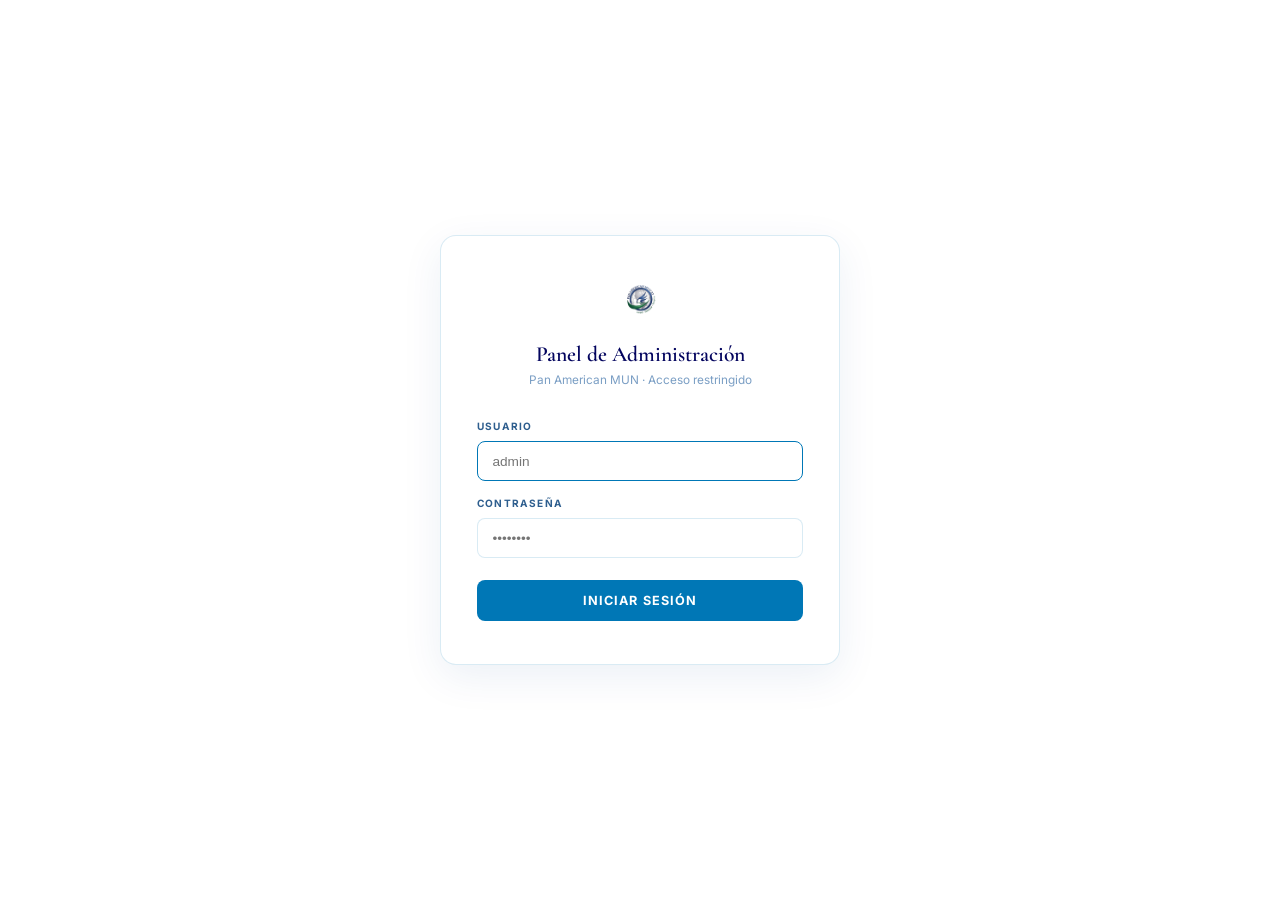
<file: admin.html>
<!DOCTYPE html>
<html lang="es">
<head>
  <meta charset="UTF-8">
  <meta name="viewport" content="width=device-width,initial-scale=1">
  <title>Admin — Pan American MUN</title>
  <link rel="stylesheet" href="css/styles.css">
  <style>
    body { min-height: 100vh; display: flex; align-items: center; justify-content: center; background: var(--bg-deep); }
    .al-card { background: #fff; border: 1px solid var(--border); border-radius: var(--radius-lg); padding: 3rem 2.5rem; width: 100%; max-width: 400px; text-align: center; box-shadow: 0 12px 40px rgba(2,62,138,.08); }
    .al-logo { width: 72px; margin: 0 auto 1.5rem; display: block; }
    .al-title { font-family: var(--font-display); font-size: 1.5rem; color: var(--text-1); margin: 0 0 .3rem; }
    .al-sub { color: var(--text-3); font-size: .82rem; margin: 0 0 2rem; }
    .al-field { text-align: left; margin-bottom: 1rem; }
    .al-field label { display: block; font-size: .7rem; font-weight: 700; letter-spacing: .12em; text-transform: uppercase; color: var(--text-2); margin-bottom: .45rem; }
    .al-field input { width: 100%; padding: .8rem 1rem; border: 1px solid var(--border); border-radius: var(--radius); font-size: .95rem; color: var(--text-1); background: #fff; transition: border-color .2s; box-sizing: border-box; }
    .al-field input:focus { outline: none; border-color: var(--gold); }
    .al-err { color: #e53935; font-size: .82rem; margin-bottom: 1rem; display: none; padding: .6rem 1rem; background: #fef2f2; border-radius: var(--radius); }
    .al-btn { width: 100%; padding: .9rem; border: none; border-radius: var(--radius); background: var(--gold); color: #fff; font-weight: 700; font-size: .88rem; letter-spacing: .08em; text-transform: uppercase; cursor: pointer; margin-top: .5rem; transition: .2s; }
    .al-btn:hover { filter: brightness(1.1); }
  </style>
</head>
<body>
  <div class="al-card">
    <img src="img/logo.png" alt="Pan American MUN" class="al-logo">
    <h1 class="al-title">Panel de Administración</h1>
    <p class="al-sub">Pan American MUN · Acceso restringido</p>
    <p class="al-err" id="al-err">Usuario o contraseña incorrectos.</p>
    <div class="al-field">
      <label>Usuario</label>
      <input type="text" id="al-user" placeholder="admin" autocomplete="username">
    </div>
    <div class="al-field">
      <label>Contraseña</label>
      <input type="password" id="al-pass" placeholder="••••••••" autocomplete="current-password">
    </div>
    <button class="al-btn" id="al-submit">Iniciar Sesión</button>
  </div>
  <script>
    /* Credenciales: usuario = admin, contraseña = pamun2026
       Para cambiarlas, actualiza _U y _P con btoa('nuevousuario') y btoa('nuevacontraseña') */
    const _U = 'YWRtaW4=', _P = 'cGFtdW4yMDI2';
    if (sessionStorage.getItem('pamun_admin') === '1') location.href = 'admin-panel.html';
    function tryLogin() {
      const u = document.getElementById('al-user').value.trim();
      const p = document.getElementById('al-pass').value;
      const err = document.getElementById('al-err');
      err.style.display = 'none';
      if (btoa(u) === _U && btoa(p) === _P) {
        sessionStorage.setItem('pamun_admin', '1');
        location.href = 'admin-panel.html';
      } else {
        err.style.display = 'block';
        document.getElementById('al-pass').value = '';
        document.getElementById('al-pass').focus();
      }
    }
    document.getElementById('al-submit').addEventListener('click', tryLogin);
    document.addEventListener('keydown', e => { if (e.key === 'Enter') tryLogin(); });
    document.getElementById('al-user').focus();
  </script>
</body>
</html>
</file>
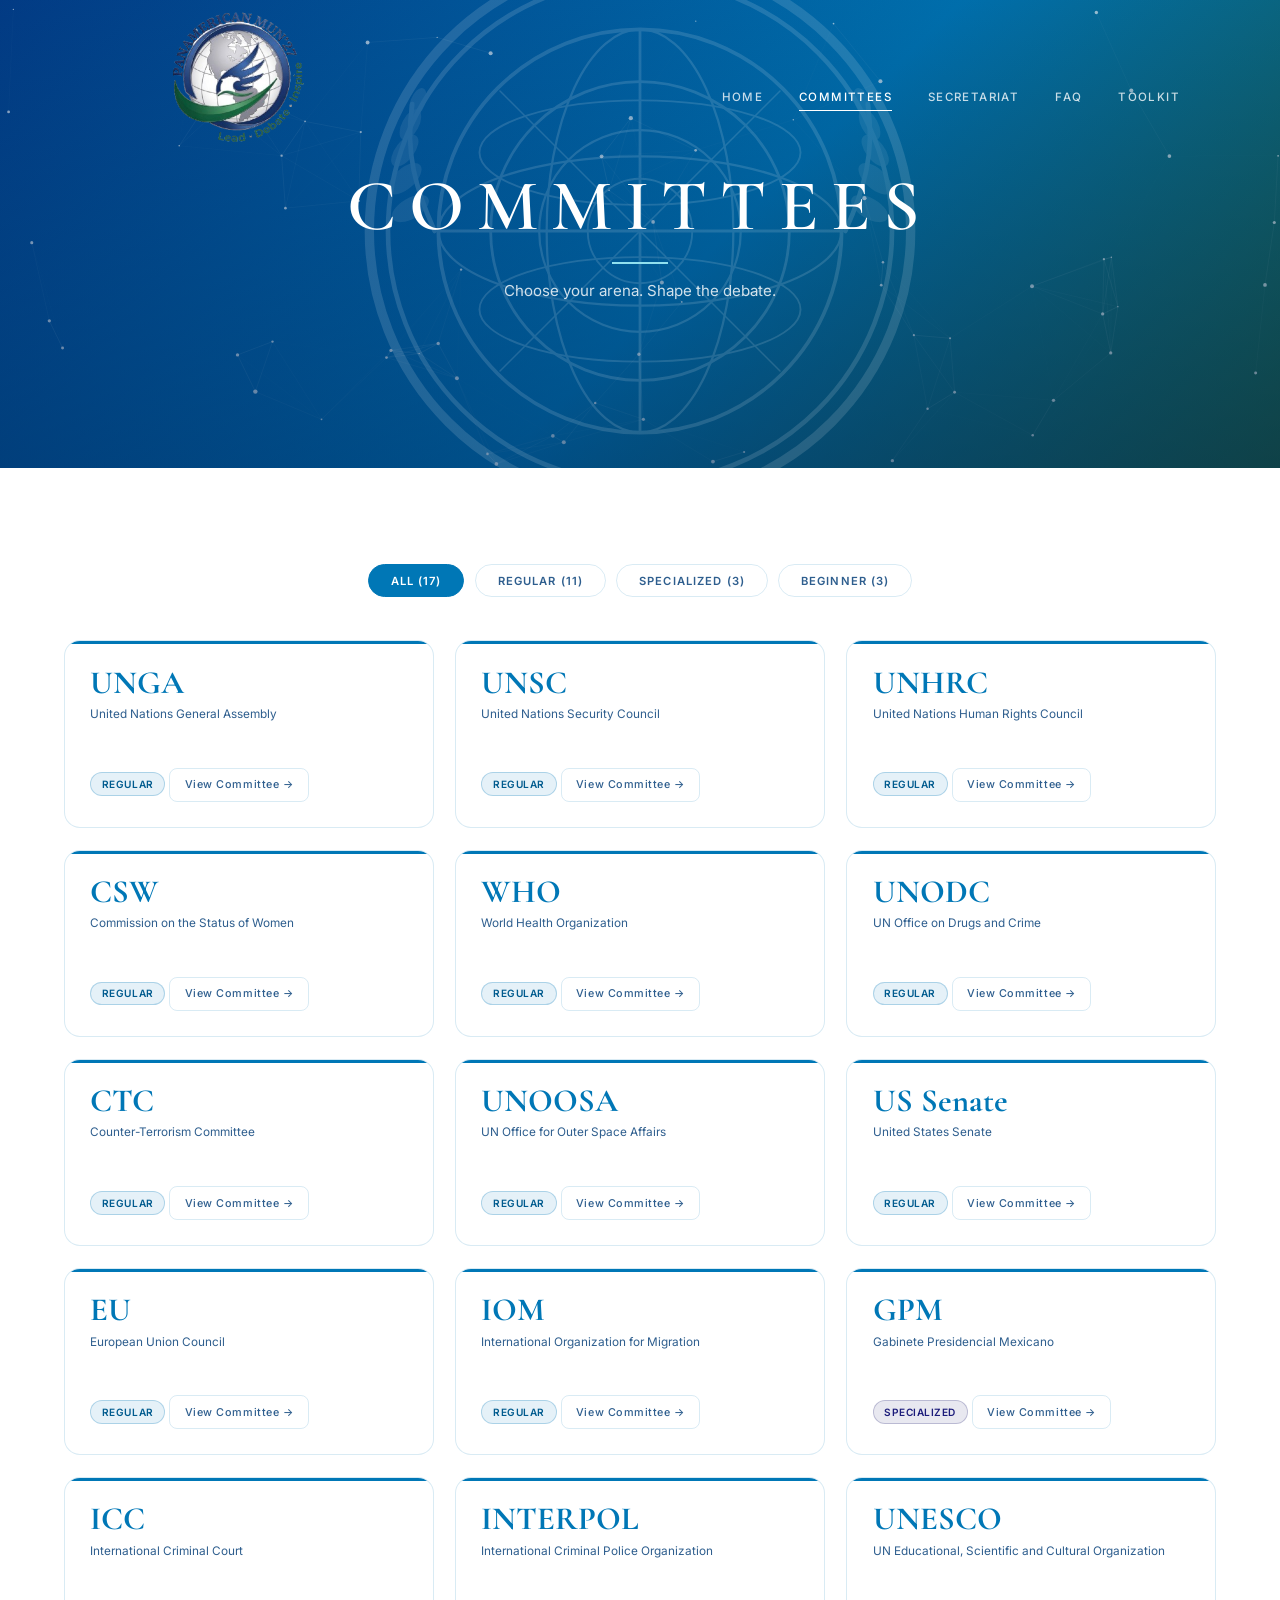
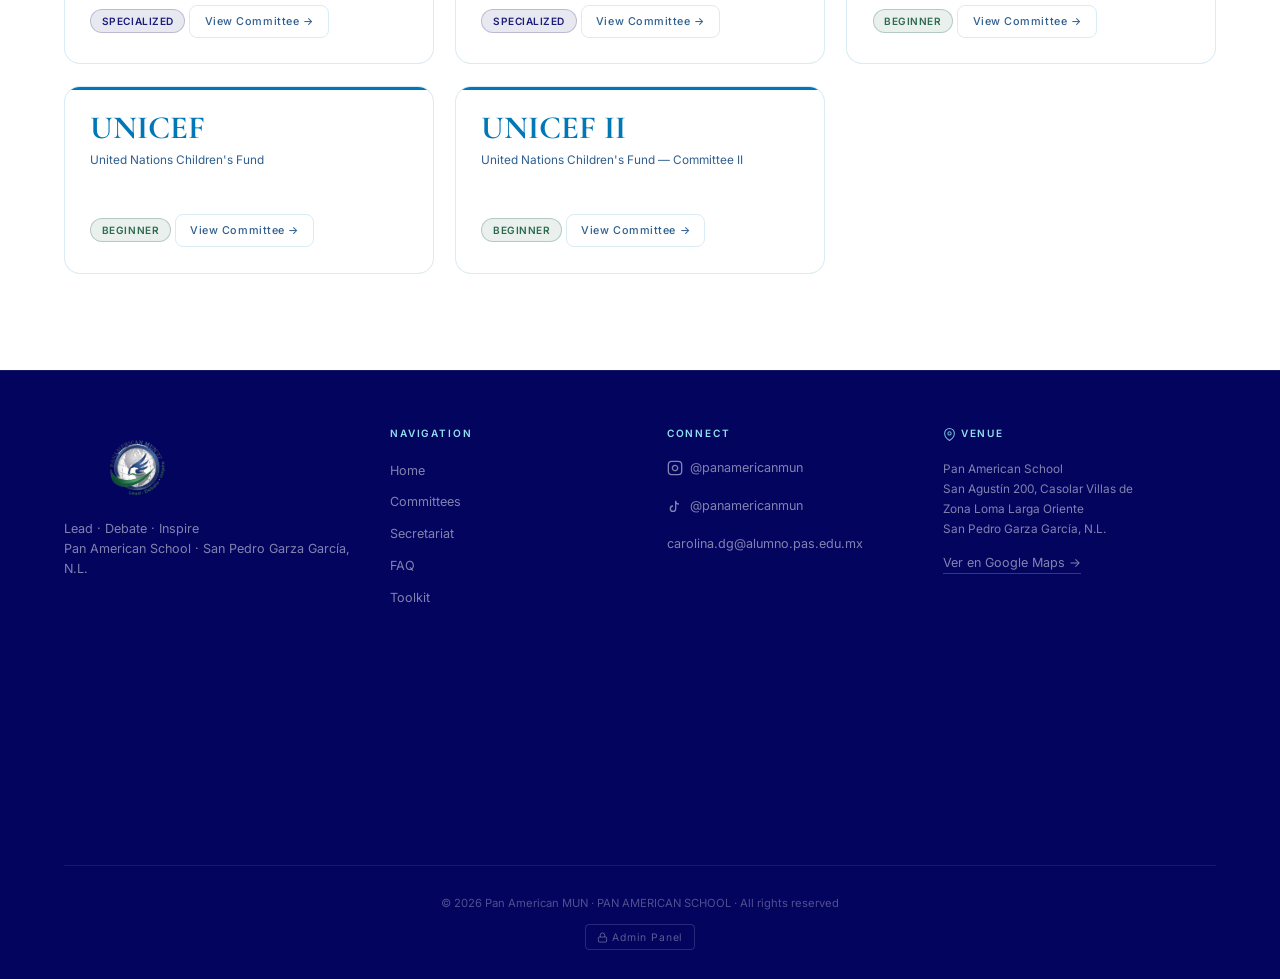
<file: committees.html>
<!DOCTYPE html>
<html lang="en">
<head>
  <meta charset="UTF-8" />
  <meta name="viewport" content="width=device-width, initial-scale=1.0" />
  <title>Committees — Pan American MUN 2026</title>
  <meta name="description" content="Explore all 17 Pan American MUN committees across Regular, Specialized, and Beginner levels." />
  <meta property="og:title" content="Committees — Pan American MUN 2026" />
  <meta property="og:description" content="Explore all 17 Pan American MUN committees across Regular, Specialized, and Beginner levels." />
  <meta property="og:image" content="img/carolina.jpg" />
  <meta property="og:type" content="website" />
  <link rel="stylesheet" href="css/styles.css" />
  <link rel="stylesheet" href="https://unpkg.com/aos@2.3.4/dist/aos.css" />
</head>
<body>

  <!-- NAVBAR -->
  <nav class="navbar">
    <div class="container">
      <a href="index.html" class="nav-logo">
        <img src="img/logo.png" alt="Pan American MUN" class="nav-logo-img" data-ve-img="logo" data-ve-label="Logo">
      </a>
      <div class="nav-links">
        <a href="index.html">Home</a>
        <a href="committees.html" class="active">Committees</a>
        <a href="secretariat.html">Secretariat</a>
        <a href="faq.html">FAQ</a>
        <a href="toolkit.html">Toolkit</a>
      </div>
      <div class="nav-hamburger" id="hamburger"><span></span><span></span><span></span></div>
    </div>
  </nav>
  <div class="nav-overlay" id="nav-overlay">
    <a href="index.html">Home</a>
    <a href="committees.html" class="active">Committees</a>
    <a href="secretariat.html">Secretariat</a>
    <a href="faq.html">FAQ</a>
    <a href="toolkit.html">Toolkit</a>
  </div>

  <!-- PAGE HERO -->
  <section class="page-hero">
    <canvas id="page-canvas"></canvas>
    <div class="page-hero-overlay"></div>
    <div class="un-emblem-bg" aria-hidden="true">
      <svg viewBox="0 0 300 300" xmlns="http://www.w3.org/2000/svg" fill="none" stroke="currentColor" stroke-linecap="round" stroke-linejoin="round">
        <circle cx="150" cy="150" r="145" stroke-width="5"/>
        <circle cx="150" cy="150" r="135" stroke-width="2.5"/>
        <circle cx="150" cy="150" r="108" stroke-width="2"/>
        <circle cx="150" cy="150" r="80" stroke-width="1.5"/>
        <circle cx="150" cy="150" r="54" stroke-width="1.2"/>
        <circle cx="150" cy="150" r="28" stroke-width="1"/>
        <line x1="150" y1="42" x2="150" y2="258" stroke-width="1.5"/>
        <ellipse cx="150" cy="150" rx="50" ry="108" stroke-width="1.2"/>
        <line x1="42" y1="150" x2="258" y2="150" stroke-width="1.5"/>
        <ellipse cx="150" cy="150" rx="108" ry="40" stroke-width="1.2"/>
        <ellipse cx="150" cy="108" rx="86" ry="28" stroke-width="1"/>
        <ellipse cx="150" cy="192" rx="86" ry="28" stroke-width="1"/>
        <line x1="75" y1="75" x2="225" y2="225" stroke-width="0.8"/>
        <line x1="225" y1="75" x2="75" y2="225" stroke-width="0.8"/>
        <path d="M40,150 C30,128 24,108 28,82" stroke-width="2.5"/>
        <ellipse cx="27" cy="138" rx="11" ry="5.5" transform="rotate(-30,27,138)" fill="currentColor" stroke="none" opacity="0.6"/>
        <ellipse cx="24" cy="122" rx="11" ry="5.5" transform="rotate(-42,24,122)" fill="currentColor" stroke="none" opacity="0.6"/>
        <ellipse cx="24" cy="107" rx="10" ry="5" transform="rotate(-52,24,107)" fill="currentColor" stroke="none" opacity="0.6"/>
        <ellipse cx="27" cy="93" rx="9" ry="4.5" transform="rotate(-62,27,93)" fill="currentColor" stroke="none" opacity="0.6"/>
        <ellipse cx="31" cy="81" rx="8" ry="4" transform="rotate(-70,31,81)" fill="currentColor" stroke="none" opacity="0.6"/>
        <path d="M260,150 C270,128 276,108 272,82" stroke-width="2.5"/>
        <ellipse cx="273" cy="138" rx="11" ry="5.5" transform="rotate(30,273,138)" fill="currentColor" stroke="none" opacity="0.6"/>
        <ellipse cx="276" cy="122" rx="11" ry="5.5" transform="rotate(42,276,122)" fill="currentColor" stroke="none" opacity="0.6"/>
        <ellipse cx="276" cy="107" rx="10" ry="5" transform="rotate(52,276,107)" fill="currentColor" stroke="none" opacity="0.6"/>
        <ellipse cx="273" cy="93" rx="9" ry="4.5" transform="rotate(62,273,93)" fill="currentColor" stroke="none" opacity="0.6"/>
        <ellipse cx="269" cy="81" rx="8" ry="4" transform="rotate(70,269,81)" fill="currentColor" stroke="none" opacity="0.6"/>
      </svg>
    </div>
    <div class="page-hero-content">
      <h1>Committees</h1>
      <div class="gold-line"></div>
      <p class="subtitle">Choose your arena. Shape the debate.</p>
    </div>
  </section>

  <!-- FILTER + GRID -->
  <section class="committees-section">
    <div class="container">
      <div class="filter-tabs">
        <button class="filter-tab active" data-filter="all">All (17)</button>
        <button class="filter-tab" data-filter="regular">Regular (11)</button>
        <button class="filter-tab" data-filter="specialized">Specialized (3)</button>
        <button class="filter-tab" data-filter="beginner">Beginner (3)</button>
      </div>

      <div class="committees-full-grid">

        <!-- REGULAR (11) -->
        <a class="committee-card-full" data-category="regular" data-aos="fade-up" href="committee.html?id=unga" target="_blank">
          <div class="acronym">UNGA</div>
          <div class="full-name">United Nations General Assembly</div>
          <span class="badge badge-regular">Regular</span>
          <span class="btn-paper">View Committee →</span>
        </a>
        <a class="committee-card-full" data-category="regular" data-aos="fade-up" data-aos-delay="60" href="committee.html?id=unsc" target="_blank">
          <div class="acronym">UNSC</div>
          <div class="full-name">United Nations Security Council</div>
          <span class="badge badge-regular">Regular</span>
          <span class="btn-paper">View Committee →</span>
        </a>
        <a class="committee-card-full" data-category="regular" data-aos="fade-up" data-aos-delay="120" href="committee.html?id=unhrc" target="_blank">
          <div class="acronym">UNHRC</div>
          <div class="full-name">United Nations Human Rights Council</div>
          <span class="badge badge-regular">Regular</span>
          <span class="btn-paper">View Committee →</span>
        </a>
        <a class="committee-card-full" data-category="regular" data-aos="fade-up" data-aos-delay="0" href="committee.html?id=csw" target="_blank">
          <div class="acronym">CSW</div>
          <div class="full-name">Commission on the Status of Women</div>
          <span class="badge badge-regular">Regular</span>
          <span class="btn-paper">View Committee →</span>
        </a>
        <a class="committee-card-full" data-category="regular" data-aos="fade-up" data-aos-delay="60" href="committee.html?id=who" target="_blank">
          <div class="acronym">WHO</div>
          <div class="full-name">World Health Organization</div>
          <span class="badge badge-regular">Regular</span>
          <span class="btn-paper">View Committee →</span>
        </a>
        <a class="committee-card-full" data-category="regular" data-aos="fade-up" data-aos-delay="120" href="committee.html?id=unodc" target="_blank">
          <div class="acronym">UNODC</div>
          <div class="full-name">UN Office on Drugs and Crime</div>
          <span class="badge badge-regular">Regular</span>
          <span class="btn-paper">View Committee →</span>
        </a>
        <a class="committee-card-full" data-category="regular" data-aos="fade-up" data-aos-delay="0" href="committee.html?id=ctc" target="_blank">
          <div class="acronym">CTC</div>
          <div class="full-name">Counter-Terrorism Committee</div>
          <span class="badge badge-regular">Regular</span>
          <span class="btn-paper">View Committee →</span>
        </a>
        <a class="committee-card-full" data-category="regular" data-aos="fade-up" data-aos-delay="60" href="committee.html?id=unoosa" target="_blank">
          <div class="acronym">UNOOSA</div>
          <div class="full-name">UN Office for Outer Space Affairs</div>
          <span class="badge badge-regular">Regular</span>
          <span class="btn-paper">View Committee →</span>
        </a>
        <a class="committee-card-full" data-category="regular" data-aos="fade-up" data-aos-delay="120" href="committee.html?id=us-senate" target="_blank">
          <div class="acronym">US Senate</div>
          <div class="full-name">United States Senate</div>
          <span class="badge badge-regular">Regular</span>
          <span class="btn-paper">View Committee →</span>
        </a>
        <a class="committee-card-full" data-category="regular" data-aos="fade-up" data-aos-delay="0" href="committee.html?id=eu" target="_blank">
          <div class="acronym">EU</div>
          <div class="full-name">European Union Council</div>
          <span class="badge badge-regular">Regular</span>
          <span class="btn-paper">View Committee →</span>
        </a>
        <a class="committee-card-full" data-category="regular" data-aos="fade-up" data-aos-delay="60" href="committee.html?id=iom" target="_blank">
          <div class="acronym">IOM</div>
          <div class="full-name">International Organization for Migration</div>
          <span class="badge badge-regular">Regular</span>
          <span class="btn-paper">View Committee →</span>
        </a>

        <!-- SPECIALIZED (3) -->
        <a class="committee-card-full" data-category="specialized" data-aos="fade-up" data-aos-delay="0" href="committee.html?id=gpm" target="_blank">
          <div class="acronym">GPM</div>
          <div class="full-name">Gabinete Presidencial Mexicano</div>
          <span class="badge badge-specialized">Specialized</span>
          <span class="btn-paper">View Committee →</span>
        </a>
        <a class="committee-card-full" data-category="specialized" data-aos="fade-up" data-aos-delay="60" href="committee.html?id=icc" target="_blank">
          <div class="acronym">ICC</div>
          <div class="full-name">International Criminal Court</div>
          <span class="badge badge-specialized">Specialized</span>
          <span class="btn-paper">View Committee →</span>
        </a>
        <a class="committee-card-full" data-category="specialized" data-aos="fade-up" data-aos-delay="120" href="committee.html?id=interpol" target="_blank">
          <div class="acronym">INTERPOL</div>
          <div class="full-name">International Criminal Police Organization</div>
          <span class="badge badge-specialized">Specialized</span>
          <span class="btn-paper">View Committee →</span>
        </a>

        <!-- BEGINNER (3) -->
        <a class="committee-card-full" data-category="beginner" data-aos="fade-up" data-aos-delay="0" href="committee.html?id=unesco" target="_blank">
          <div class="acronym">UNESCO</div>
          <div class="full-name">UN Educational, Scientific and Cultural Organization</div>
          <span class="badge badge-beginner">Beginner</span>
          <span class="btn-paper">View Committee →</span>
        </a>
        <a class="committee-card-full" data-category="beginner" data-aos="fade-up" data-aos-delay="60" href="committee.html?id=unicef" target="_blank">
          <div class="acronym">UNICEF</div>
          <div class="full-name">United Nations Children's Fund</div>
          <span class="badge badge-beginner">Beginner</span>
          <span class="btn-paper">View Committee →</span>
        </a>
        <a class="committee-card-full" data-category="beginner" data-aos="fade-up" data-aos-delay="120" href="committee.html?id=unicef-ii" target="_blank">
          <div class="acronym">UNICEF II</div>
          <div class="full-name">United Nations Children's Fund — Committee II</div>
          <span class="badge badge-beginner">Beginner</span>
          <span class="btn-paper">View Committee →</span>
        </a>

      </div>
    </div>
  </section>

  <!-- FOOTER -->
  <footer class="footer">
    <div class="container">
      <div class="footer-grid">
        <div>
          <div class="footer-logo">
            <img src="img/logo.png" alt="Pan American MUN" class="footer-logo-img">
          </div>
          <p class="footer-tagline">Lead · Debate · Inspire<br>Pan American School · San Pedro Garza García, N.L.</p>
        </div>
        <div class="footer-col">
          <h4>Navigation</h4>
          <ul>
            <li><a href="index.html">Home</a></li>
            <li><a href="committees.html">Committees</a></li>
            <li><a href="secretariat.html">Secretariat</a></li>
            <li><a href="faq.html">FAQ</a></li>
            <li><a href="toolkit.html">Toolkit</a></li>
          </ul>
        </div>
        <div class="footer-col">
          <h4>Connect</h4>
          <div class="footer-social-row">
            <a href="https://instagram.com/panamericanmun" target="_blank" rel="noopener">
              <svg width="16" height="16" viewBox="0 0 24 24" fill="none" stroke="currentColor" stroke-width="2"><rect x="2" y="2" width="20" height="20" rx="5"/><path d="M16 11.37A4 4 0 1 1 12.63 8 4 4 0 0 1 16 11.37z"/><line x1="17.5" y1="6.5" x2="17.51" y2="6.5"/></svg>
              @panamericanmun
            </a>
          </div>
          <div class="footer-social-row">
            <a href="https://tiktok.com/@panamericanmun" target="_blank" rel="noopener">
              <svg width="16" height="16" viewBox="0 0 24 24" fill="none" stroke="currentColor" stroke-width="2"><path d="M9 12a4 4 0 1 0 4 4V4a5 5 0 0 0 5 5"/></svg>
              @panamericanmun
            </a>
          </div>
          <p class="footer-email"><a href="mailto:carolina.dg@alumno.pas.edu.mx">carolina.dg@alumno.pas.edu.mx</a></p>
        </div>
        <div class="footer-col">
          <h4><svg width="13" height="13" viewBox="0 0 24 24" fill="none" stroke="currentColor" stroke-width="2" style="vertical-align:middle;margin-right:.3rem;opacity:.8"><path d="M21 10c0 7-9 13-9 13s-9-6-9-13a9 9 0 0 1 18 0z"/><circle cx="12" cy="10" r="3"/></svg>Venue</h4>
          <p class="footer-address">Pan American School<br>San Agustín 200, Casolar Villas de<br>Zona Loma Larga Oriente<br>San Pedro Garza García, N.L.</p>
          <a href="https://maps.google.com/?q=Pan+American+School,+San+Pedro+Garza+Garcia,+Nuevo+Leon,+Mexico" target="_blank" rel="noopener" class="footer-maps-link">Ver en Google Maps →</a>
        </div>
      </div>
      <div class="footer-map">
        <iframe src="https://maps.google.com/maps?q=San+Agustin+200,+San+Pedro+Garza+Garcia,+Nuevo+Leon,+Mexico&output=embed" width="100%" height="200" style="border:0;display:block" allowfullscreen="" loading="lazy" referrerpolicy="no-referrer-when-downgrade"></iframe>
      </div>
      <div class="footer-bottom">
        © 2026 Pan American MUN · PAN AMERICAN SCHOOL · All rights reserved
        <br><a href="admin.html" class="footer-admin-link"><svg width="11" height="11" viewBox="0 0 24 24" fill="none" stroke="currentColor" stroke-width="2" style="vertical-align:middle;margin-right:.3rem"><rect x="3" y="11" width="18" height="11" rx="2"/><path d="M7 11V7a5 5 0 0 1 10 0v4"/></svg>Admin Panel</a>
      </div>
    </div>
  </footer>

  <script src="https://unpkg.com/aos@2.3.4/dist/aos.js"></script>
  <script src="js/main.js"></script>
</body>
</html>
</file>
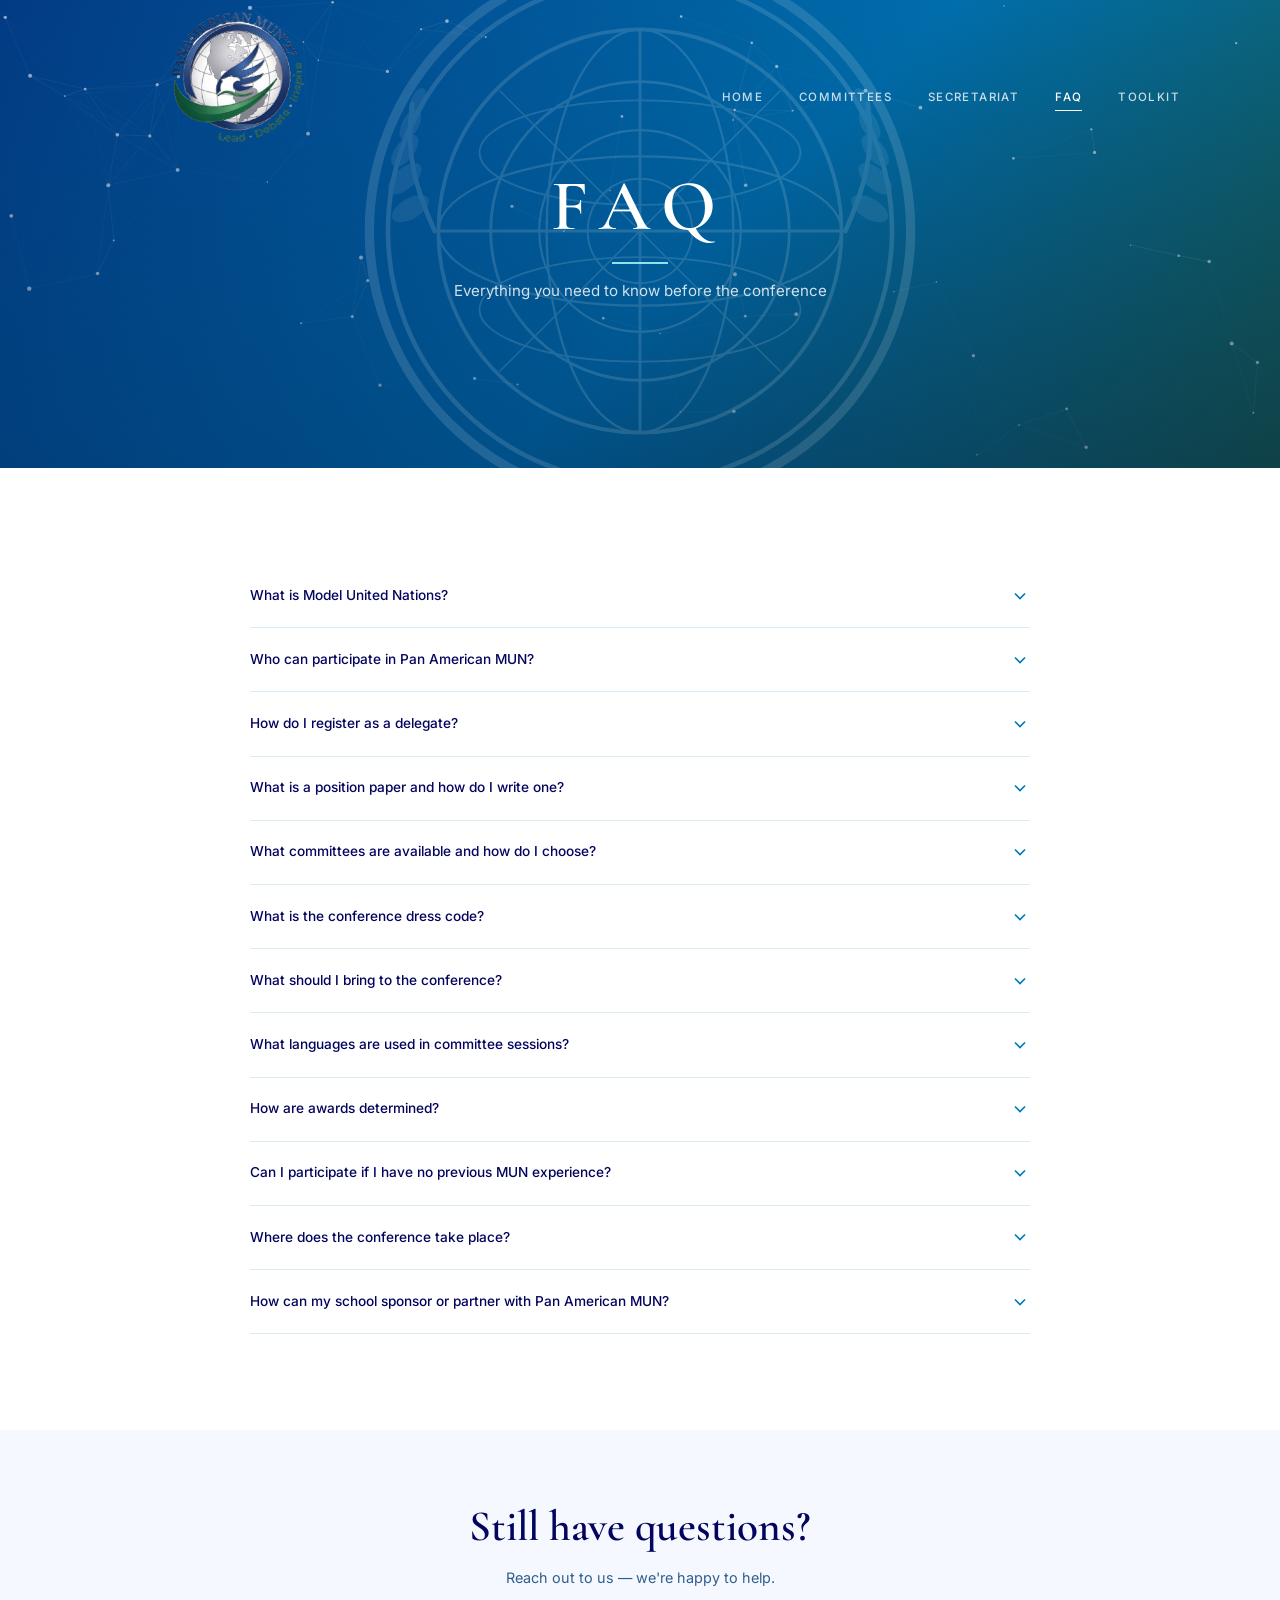
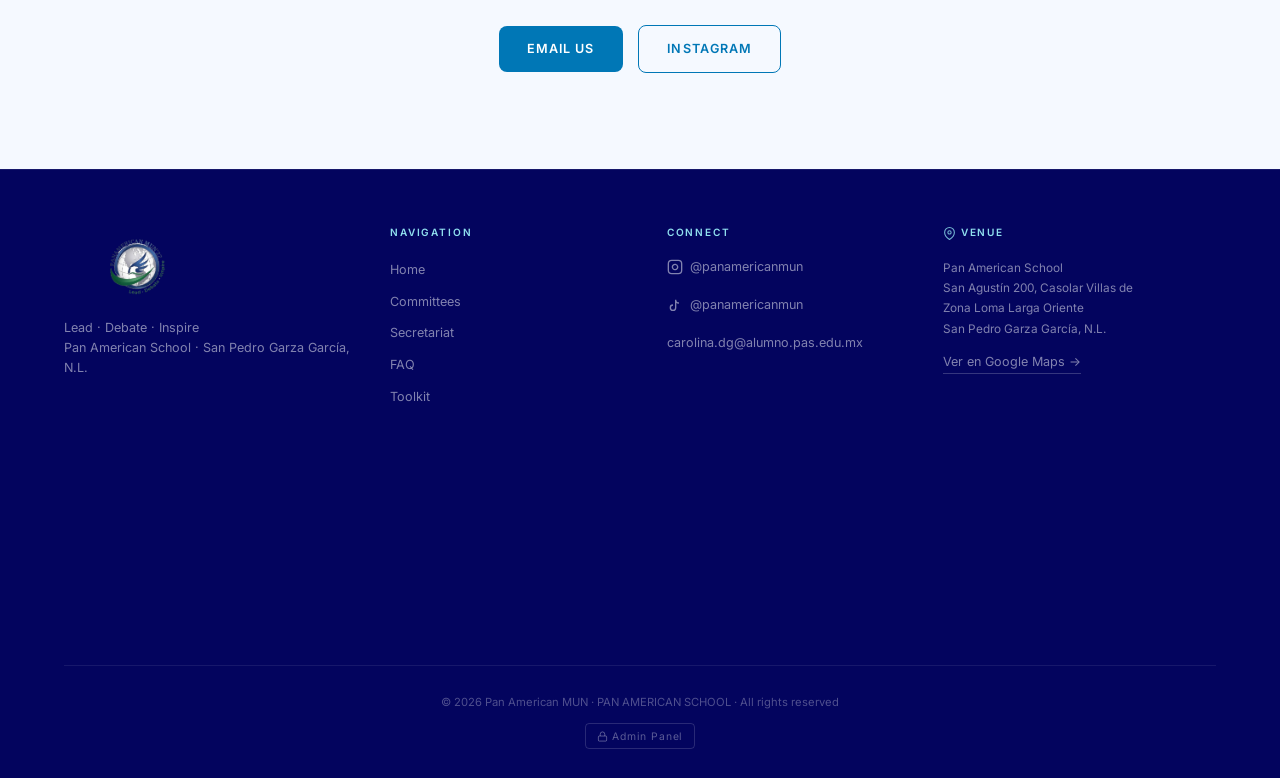
<file: faq.html>
<!DOCTYPE html>
<html lang="en">
<head>
  <meta charset="UTF-8" />
  <meta name="viewport" content="width=device-width, initial-scale=1.0" />
  <title>FAQ — Pan American MUN 2026</title>
  <meta name="description" content="Frequently asked questions about Pan American MUN 2026." />
  <meta property="og:title" content="FAQ — Pan American MUN 2026" />
  <meta property="og:description" content="Frequently asked questions about Pan American MUN 2026." />
  <meta property="og:image" content="img/carolina.jpg" />
  <meta property="og:type" content="website" />
  <link rel="stylesheet" href="css/styles.css" />
  <link rel="stylesheet" href="https://unpkg.com/aos@2.3.4/dist/aos.css" />
</head>
<body>

  <!-- NAVBAR -->
  <nav class="navbar">
    <div class="container">
      <a href="index.html" class="nav-logo">
        <img src="img/logo.png" alt="Pan American MUN" class="nav-logo-img" data-ve-img="logo" data-ve-label="Logo">
      </a>
      <div class="nav-links">
        <a href="index.html">Home</a>
        <a href="committees.html">Committees</a>
        <a href="secretariat.html">Secretariat</a>
        <a href="faq.html" class="active">FAQ</a>
        <a href="toolkit.html">Toolkit</a>
      </div>
      <div class="nav-hamburger" id="hamburger"><span></span><span></span><span></span></div>
    </div>
  </nav>
  <div class="nav-overlay" id="nav-overlay">
    <a href="index.html">Home</a>
    <a href="committees.html">Committees</a>
    <a href="secretariat.html">Secretariat</a>
    <a href="faq.html" class="active">FAQ</a>
    <a href="toolkit.html">Toolkit</a>
  </div>

  <!-- PAGE HERO -->
  <section class="page-hero">
    <canvas id="page-canvas"></canvas>
    <div class="page-hero-overlay"></div>
    <div class="un-emblem-bg" aria-hidden="true">
      <svg viewBox="0 0 300 300" xmlns="http://www.w3.org/2000/svg" fill="none" stroke="currentColor" stroke-linecap="round" stroke-linejoin="round">
        <circle cx="150" cy="150" r="145" stroke-width="5"/>
        <circle cx="150" cy="150" r="135" stroke-width="2.5"/>
        <circle cx="150" cy="150" r="108" stroke-width="2"/>
        <circle cx="150" cy="150" r="80" stroke-width="1.5"/>
        <circle cx="150" cy="150" r="54" stroke-width="1.2"/>
        <circle cx="150" cy="150" r="28" stroke-width="1"/>
        <line x1="150" y1="42" x2="150" y2="258" stroke-width="1.5"/>
        <ellipse cx="150" cy="150" rx="50" ry="108" stroke-width="1.2"/>
        <line x1="42" y1="150" x2="258" y2="150" stroke-width="1.5"/>
        <ellipse cx="150" cy="150" rx="108" ry="40" stroke-width="1.2"/>
        <ellipse cx="150" cy="108" rx="86" ry="28" stroke-width="1"/>
        <ellipse cx="150" cy="192" rx="86" ry="28" stroke-width="1"/>
        <line x1="75" y1="75" x2="225" y2="225" stroke-width="0.8"/>
        <line x1="225" y1="75" x2="75" y2="225" stroke-width="0.8"/>
        <path d="M40,150 C30,128 24,108 28,82" stroke-width="2.5"/>
        <ellipse cx="27" cy="138" rx="11" ry="5.5" transform="rotate(-30,27,138)" fill="currentColor" stroke="none" opacity="0.6"/>
        <ellipse cx="24" cy="122" rx="11" ry="5.5" transform="rotate(-42,24,122)" fill="currentColor" stroke="none" opacity="0.6"/>
        <ellipse cx="24" cy="107" rx="10" ry="5" transform="rotate(-52,24,107)" fill="currentColor" stroke="none" opacity="0.6"/>
        <ellipse cx="27" cy="93" rx="9" ry="4.5" transform="rotate(-62,27,93)" fill="currentColor" stroke="none" opacity="0.6"/>
        <ellipse cx="31" cy="81" rx="8" ry="4" transform="rotate(-70,31,81)" fill="currentColor" stroke="none" opacity="0.6"/>
        <path d="M260,150 C270,128 276,108 272,82" stroke-width="2.5"/>
        <ellipse cx="273" cy="138" rx="11" ry="5.5" transform="rotate(30,273,138)" fill="currentColor" stroke="none" opacity="0.6"/>
        <ellipse cx="276" cy="122" rx="11" ry="5.5" transform="rotate(42,276,122)" fill="currentColor" stroke="none" opacity="0.6"/>
        <ellipse cx="276" cy="107" rx="10" ry="5" transform="rotate(52,276,107)" fill="currentColor" stroke="none" opacity="0.6"/>
        <ellipse cx="273" cy="93" rx="9" ry="4.5" transform="rotate(62,273,93)" fill="currentColor" stroke="none" opacity="0.6"/>
        <ellipse cx="269" cy="81" rx="8" ry="4" transform="rotate(70,269,81)" fill="currentColor" stroke="none" opacity="0.6"/>
      </svg>
    </div>
    <div class="page-hero-content">
      <h1>FAQ</h1>
      <div class="gold-line"></div>
      <p class="subtitle">Everything you need to know before the conference</p>
    </div>
  </section>

  <!-- FAQ ACCORDION -->
  <section class="faq-section">
    <div class="container">
      <div class="faq-list" data-aos="fade-up">

        <div class="faq-item">
          <div class="faq-q" role="button" tabindex="0" aria-expanded="false">
            <h3>What is Model United Nations?</h3>
            <svg class="faq-chevron" viewBox="0 0 24 24" fill="none" stroke="currentColor" stroke-width="2"><polyline points="6 9 12 15 18 9"/></svg>
          </div>
          <div class="faq-answer"><p>Model United Nations (MUN) is an academic simulation of the United Nations where students take on the roles of country delegates, debate global issues, and draft resolutions. It develops critical thinking, public speaking, research, and diplomacy skills in a structured conference format.</p></div>
        </div>

        <div class="faq-item">
          <div class="faq-q" role="button" tabindex="0" aria-expanded="false">
            <h3>Who can participate in Pan American MUN?</h3>
            <svg class="faq-chevron" viewBox="0 0 24 24" fill="none" stroke="currentColor" stroke-width="2"><polyline points="6 9 12 15 18 9"/></svg>
          </div>
          <div class="faq-answer"><p>Pan American MUN is open to high school and preparatory students in Monterrey and the surrounding region. Both first-time delegates and experienced MUN participants are welcome — we have three experience levels (Beginner, Regular, and Specialized) to match every skill level.</p></div>
        </div>

        <div class="faq-item">
          <div class="faq-q" role="button" tabindex="0" aria-expanded="false">
            <h3>How do I register as a delegate?</h3>
            <svg class="faq-chevron" viewBox="0 0 24 24" fill="none" stroke="currentColor" stroke-width="2"><polyline points="6 9 12 15 18 9"/></svg>
          </div>
          <div class="faq-answer"><p>Registration details will be announced in the coming months. The process typically involves registering your school's delegation through the official registration portal, selecting your committee preferences, and completing your delegate information. Follow @panamericanmun on Instagram for registration announcements.</p></div>
        </div>

        <div class="faq-item">
          <div class="faq-q" role="button" tabindex="0" aria-expanded="false">
            <h3>What is a position paper and how do I write one?</h3>
            <svg class="faq-chevron" viewBox="0 0 24 24" fill="none" stroke="currentColor" stroke-width="2"><polyline points="6 9 12 15 18 9"/></svg>
          </div>
          <div class="faq-answer"><p>A position paper is a 1–2 page document representing your assigned country's stance on the committee's topic. It covers: your country's background on the issue, previous UN actions, and your proposed solutions. Position paper templates and deadlines will be published on the Committees page once finalized.</p></div>
        </div>

        <div class="faq-item">
          <div class="faq-q" role="button" tabindex="0" aria-expanded="false">
            <h3>What committees are available and how do I choose?</h3>
            <svg class="faq-chevron" viewBox="0 0 24 24" fill="none" stroke="currentColor" stroke-width="2"><polyline points="6 9 12 15 18 9"/></svg>
          </div>
          <div class="faq-answer"><p>Pan American MUN 2026 offers 17 committees: 11 Regular, 3 Specialized, and 3 Beginner. If this is your first MUN experience, we recommend starting with a Beginner committee (UNESCO or UNICEF). Experienced delegates should consider Regular or Specialized committees for a greater challenge. Visit the Committees page to explore each one.</p></div>
        </div>

        <div class="faq-item">
          <div class="faq-q" role="button" tabindex="0" aria-expanded="false">
            <h3>What is the conference dress code?</h3>
            <svg class="faq-chevron" viewBox="0 0 24 24" fill="none" stroke="currentColor" stroke-width="2"><polyline points="6 9 12 15 18 9"/></svg>
          </div>
          <div class="faq-answer"><p>Western business formal attire is required for all committee sessions. This means suits, dress shirts with ties, or formal dresses/blazers. Delegates representing countries with traditional national dress may wear it during the opening and closing ceremonies. Casual clothing is not permitted in committee rooms.</p></div>
        </div>

        <div class="faq-item">
          <div class="faq-q" role="button" tabindex="0" aria-expanded="false">
            <h3>What should I bring to the conference?</h3>
            <svg class="faq-chevron" viewBox="0 0 24 24" fill="none" stroke="currentColor" stroke-width="2"><polyline points="6 9 12 15 18 9"/></svg>
          </div>
          <div class="faq-answer"><p>Bring your delegate badge (provided at registration), printed or digital copies of your position paper, a notepad and pens for drafting clauses, a laptop or tablet (optional but helpful for resolution drafting), and your research materials. Bring water and any snacks permitted by the venue. Full materials list will be sent to registered delegates.</p></div>
        </div>

        <div class="faq-item">
          <div class="faq-q" role="button" tabindex="0" aria-expanded="false">
            <h3>What languages are used in committee sessions?</h3>
            <svg class="faq-chevron" viewBox="0 0 24 24" fill="none" stroke="currentColor" stroke-width="2"><polyline points="6 9 12 15 18 9"/></svg>
          </div>
          <div class="faq-answer"><p>All committee sessions at Pan American MUN are conducted in English. Delegates are expected to prepare their speeches, draft resolutions, and conduct lobbying in English. Strong English language skills are beneficial. Some beginner committees may offer limited Spanish support — check individual committee descriptions for details.</p></div>
        </div>

        <div class="faq-item">
          <div class="faq-q" role="button" tabindex="0" aria-expanded="false">
            <h3>How are awards determined?</h3>
            <svg class="faq-chevron" viewBox="0 0 24 24" fill="none" stroke="currentColor" stroke-width="2"><polyline points="6 9 12 15 18 9"/></svg>
          </div>
          <div class="faq-answer"><p>Awards are determined by the dais (committee chair and co-chairs) based on: quality of speeches and diplomacy, participation in debate and lobbying, quality of working papers and resolutions, and overall contribution to committee progress. Awards typically include Best Delegate, Outstanding Delegate, and Honorable Mention for each committee.</p></div>
        </div>

        <div class="faq-item">
          <div class="faq-q" role="button" tabindex="0" aria-expanded="false">
            <h3>Can I participate if I have no previous MUN experience?</h3>
            <svg class="faq-chevron" viewBox="0 0 24 24" fill="none" stroke="currentColor" stroke-width="2"><polyline points="6 9 12 15 18 9"/></svg>
          </div>
          <div class="faq-answer"><p>Absolutely. Pan American MUN is designed to welcome first-time delegates. Our Beginner committees (UNESCO, UNICEF I and II) are specifically structured to provide extra guidance, slower-paced debate, and a supportive environment for new participants. Staff members are always available to answer questions and help you navigate the rules of procedure.</p></div>
        </div>

        <div class="faq-item">
          <div class="faq-q" role="button" tabindex="0" aria-expanded="false">
            <h3>Where does the conference take place?</h3>
            <svg class="faq-chevron" viewBox="0 0 24 24" fill="none" stroke="currentColor" stroke-width="2"><polyline points="6 9 12 15 18 9"/></svg>
          </div>
          <div class="faq-answer"><p>Pan American MUN 2026 takes place at Pan American School, San Pedro Garza García campus. The full venue address and logistical details including parking and transportation will be shared with registered delegates closer to the event date.</p></div>
        </div>

        <div class="faq-item">
          <div class="faq-q" role="button" tabindex="0" aria-expanded="false">
            <h3>How can my school sponsor or partner with Pan American MUN?</h3>
            <svg class="faq-chevron" viewBox="0 0 24 24" fill="none" stroke="currentColor" stroke-width="2"><polyline points="6 9 12 15 18 9"/></svg>
          </div>
          <div class="faq-answer"><p>We welcome sponsors and institutional partners who share our commitment to education and youth development. For sponsorship packages and partnership opportunities, please contact the Secretary-General directly at carolina.dg@alumno.pas.edu.mx. Sponsorship benefits include logo placement, delegate registration credits, and recognition at the opening ceremony.</p></div>
        </div>

      </div>
    </div>
  </section>

  <!-- CONTACT BLOCK -->
  <section class="contact-block" style="background: var(--bg-card);">
    <div class="container">
      <h2 data-aos="fade-up">Still have questions?</h2>
      <p data-aos="fade-up" data-aos-delay="80">Reach out to us — we're happy to help.</p>
      <div class="contact-links" data-aos="fade-up" data-aos-delay="160">
        <a href="mailto:carolina.dg@alumno.pas.edu.mx" class="btn btn-gold">Email Us</a>
        <a href="https://instagram.com/panamericanmun" target="_blank" rel="noopener" class="btn btn-outline">Instagram</a>
      </div>
    </div>
  </section>

  <!-- FOOTER -->
  <footer class="footer">
    <div class="container">
      <div class="footer-grid">
        <div>
          <div class="footer-logo">
            <img src="img/logo.png" alt="Pan American MUN" class="footer-logo-img">
          </div>
          <p class="footer-tagline">Lead · Debate · Inspire<br>Pan American School · San Pedro Garza García, N.L.</p>
        </div>
        <div class="footer-col">
          <h4>Navigation</h4>
          <ul>
            <li><a href="index.html">Home</a></li>
            <li><a href="committees.html">Committees</a></li>
            <li><a href="secretariat.html">Secretariat</a></li>
            <li><a href="faq.html">FAQ</a></li>
            <li><a href="toolkit.html">Toolkit</a></li>
          </ul>
        </div>
        <div class="footer-col">
          <h4>Connect</h4>
          <div class="footer-social-row">
            <a href="https://instagram.com/panamericanmun" target="_blank" rel="noopener">
              <svg width="16" height="16" viewBox="0 0 24 24" fill="none" stroke="currentColor" stroke-width="2"><rect x="2" y="2" width="20" height="20" rx="5"/><path d="M16 11.37A4 4 0 1 1 12.63 8 4 4 0 0 1 16 11.37z"/><line x1="17.5" y1="6.5" x2="17.51" y2="6.5"/></svg>
              @panamericanmun
            </a>
          </div>
          <div class="footer-social-row">
            <a href="https://tiktok.com/@panamericanmun" target="_blank" rel="noopener">
              <svg width="16" height="16" viewBox="0 0 24 24" fill="none" stroke="currentColor" stroke-width="2"><path d="M9 12a4 4 0 1 0 4 4V4a5 5 0 0 0 5 5"/></svg>
              @panamericanmun
            </a>
          </div>
          <p class="footer-email"><a href="mailto:carolina.dg@alumno.pas.edu.mx">carolina.dg@alumno.pas.edu.mx</a></p>
        </div>
        <div class="footer-col">
          <h4><svg width="13" height="13" viewBox="0 0 24 24" fill="none" stroke="currentColor" stroke-width="2" style="vertical-align:middle;margin-right:.3rem;opacity:.8"><path d="M21 10c0 7-9 13-9 13s-9-6-9-13a9 9 0 0 1 18 0z"/><circle cx="12" cy="10" r="3"/></svg>Venue</h4>
          <p class="footer-address">Pan American School<br>San Agustín 200, Casolar Villas de<br>Zona Loma Larga Oriente<br>San Pedro Garza García, N.L.</p>
          <a href="https://maps.google.com/?q=Pan+American+School,+San+Pedro+Garza+Garcia,+Nuevo+Leon,+Mexico" target="_blank" rel="noopener" class="footer-maps-link">Ver en Google Maps →</a>
        </div>
      </div>
      <div class="footer-map">
        <iframe src="https://maps.google.com/maps?q=San+Agustin+200,+San+Pedro+Garza+Garcia,+Nuevo+Leon,+Mexico&output=embed" width="100%" height="200" style="border:0;display:block" allowfullscreen="" loading="lazy" referrerpolicy="no-referrer-when-downgrade"></iframe>
      </div>
      <div class="footer-bottom">
        © 2026 Pan American MUN · PAN AMERICAN SCHOOL · All rights reserved
        <br><a href="admin.html" class="footer-admin-link"><svg width="11" height="11" viewBox="0 0 24 24" fill="none" stroke="currentColor" stroke-width="2" style="vertical-align:middle;margin-right:.3rem"><rect x="3" y="11" width="18" height="11" rx="2"/><path d="M7 11V7a5 5 0 0 1 10 0v4"/></svg>Admin Panel</a>
      </div>
    </div>
  </footer>

  <script src="https://unpkg.com/aos@2.3.4/dist/aos.js"></script>
  <script src="js/main.js"></script>
</body>
</html>
</file>
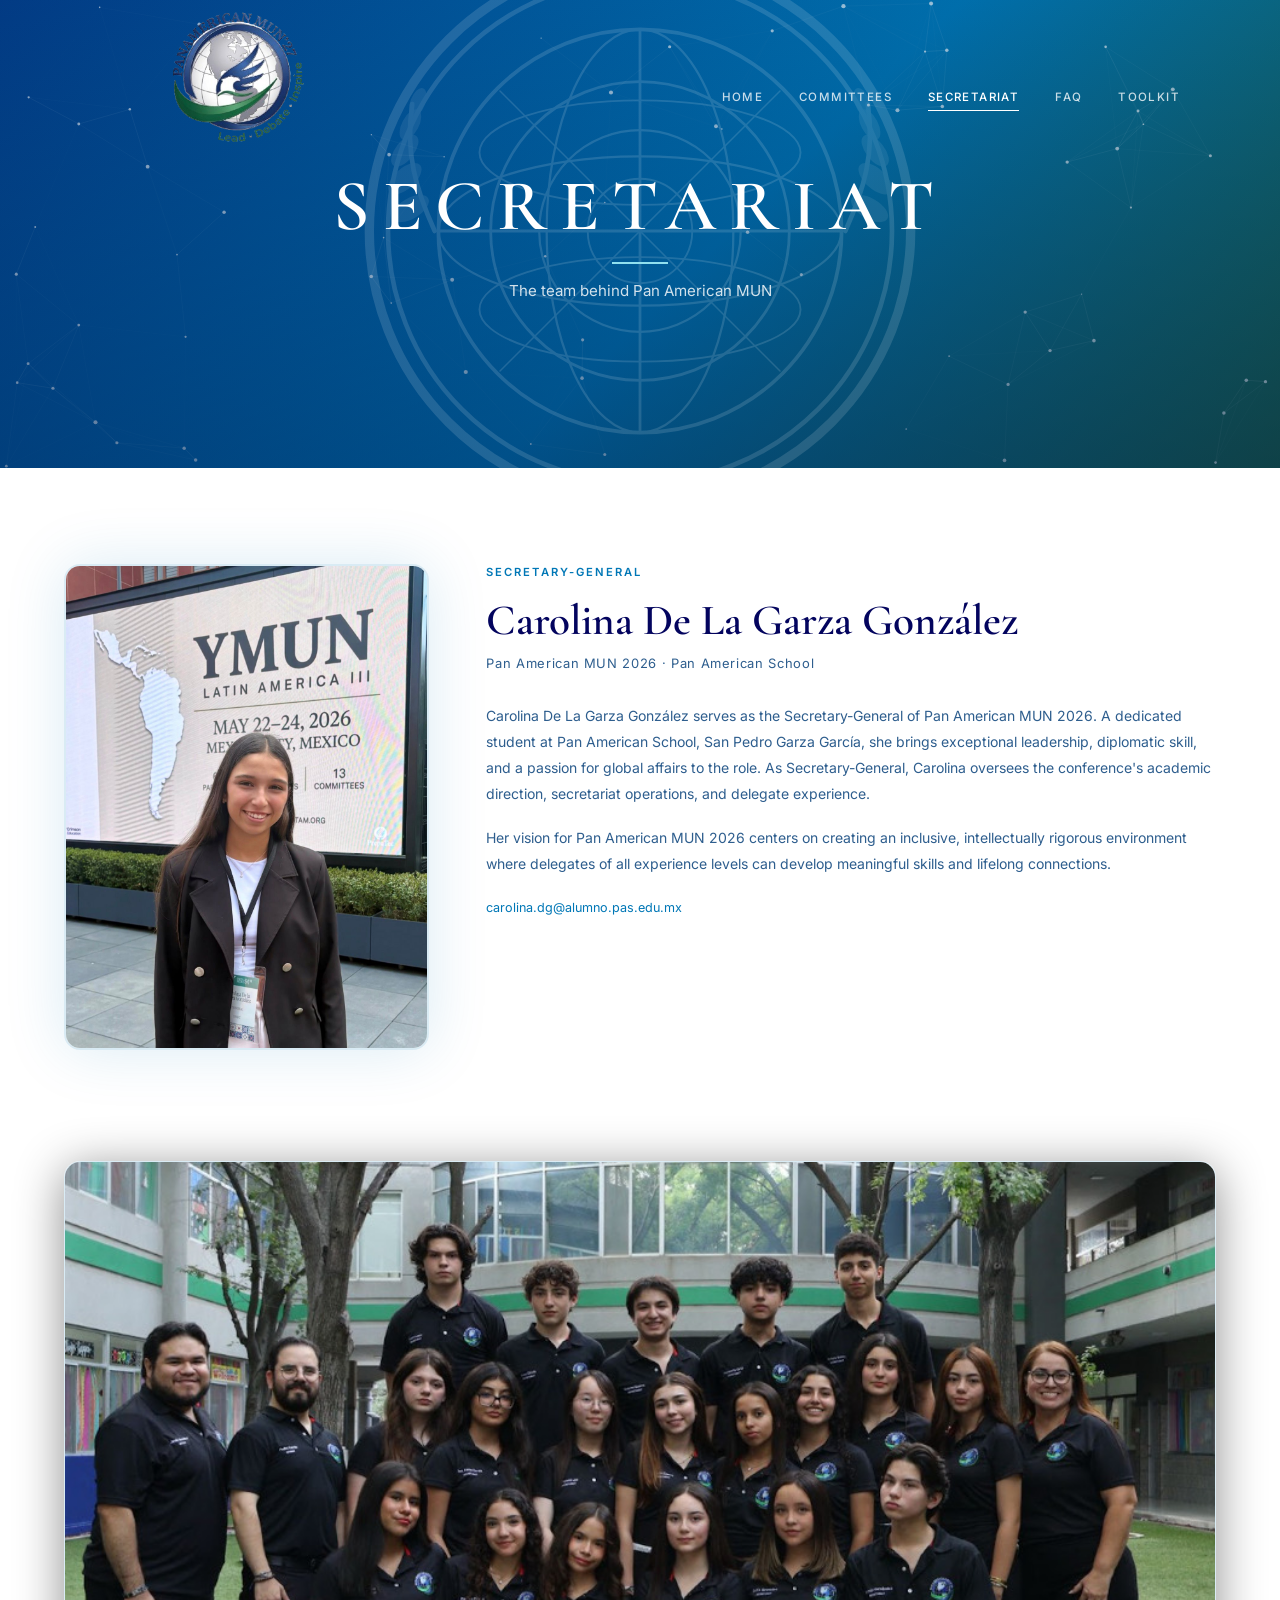
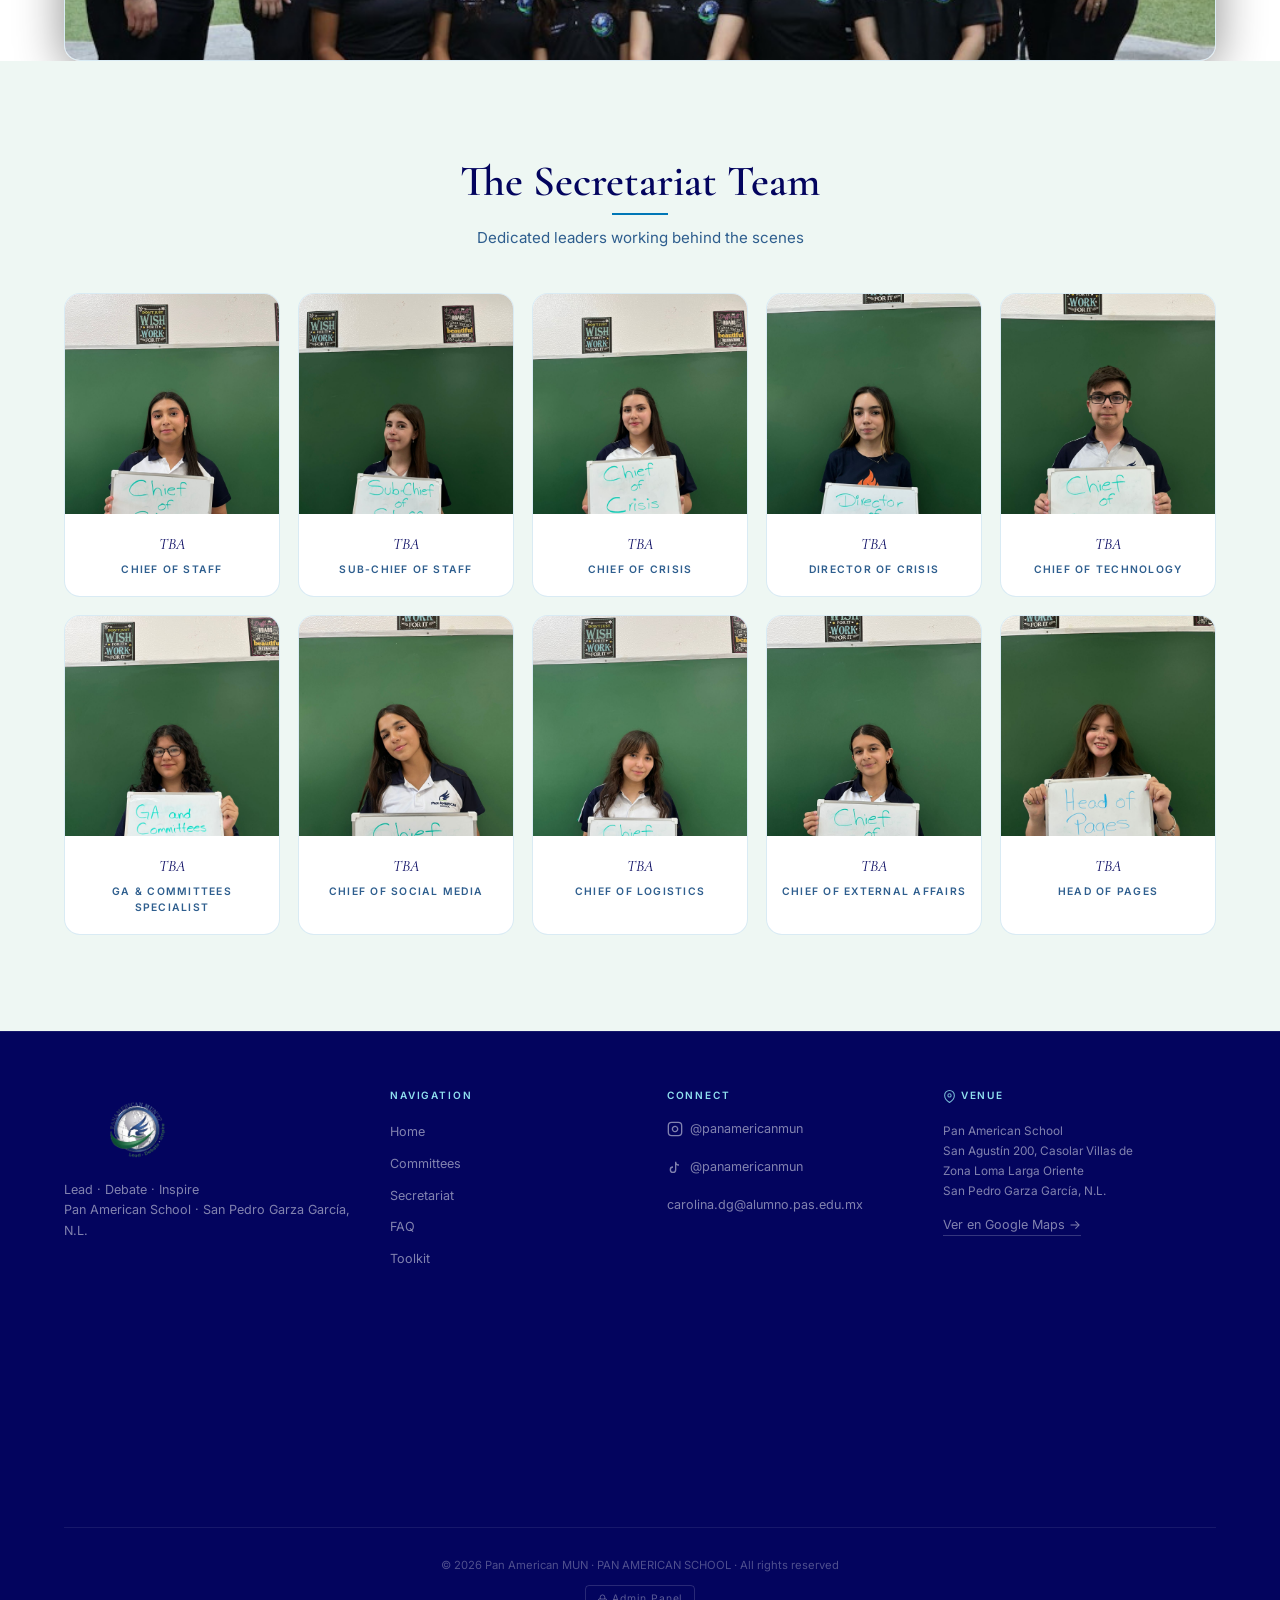
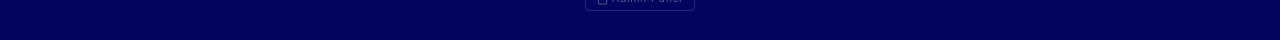
<file: secretariat.html>
<!DOCTYPE html>
<html lang="en">
<head>
  <meta charset="UTF-8" />
  <meta name="viewport" content="width=device-width, initial-scale=1.0" />
  <title>Secretariat — Pan American MUN 2026</title>
  <meta name="description" content="Meet the Pan American MUN 2026 Secretariat team." />
  <meta property="og:title" content="Secretariat — Pan American MUN 2026" />
  <meta property="og:description" content="Meet the Pan American MUN 2026 Secretariat team." />
  <meta property="og:image" content="img/carolina.jpg" />
  <meta property="og:type" content="website" />
  <link rel="stylesheet" href="css/styles.css" />
  <link rel="stylesheet" href="https://unpkg.com/aos@2.3.4/dist/aos.css" />
</head>
<body>

  <!-- NAVBAR -->
  <nav class="navbar">
    <div class="container">
      <a href="index.html" class="nav-logo">
        <img src="img/logo.png" alt="Pan American MUN" class="nav-logo-img" data-ve-img="logo" data-ve-label="Logo">
      </a>
      <div class="nav-links">
        <a href="index.html">Home</a>
        <a href="committees.html">Committees</a>
        <a href="secretariat.html" class="active">Secretariat</a>
        <a href="faq.html">FAQ</a>
        <a href="toolkit.html">Toolkit</a>
      </div>
      <div class="nav-hamburger" id="hamburger"><span></span><span></span><span></span></div>
    </div>
  </nav>
  <div class="nav-overlay" id="nav-overlay">
    <a href="index.html">Home</a>
    <a href="committees.html">Committees</a>
    <a href="secretariat.html" class="active">Secretariat</a>
    <a href="faq.html">FAQ</a>
    <a href="toolkit.html">Toolkit</a>
  </div>

  <!-- PAGE HERO -->
  <section class="page-hero">
    <canvas id="page-canvas"></canvas>
    <div class="page-hero-overlay"></div>
    <div class="un-emblem-bg" aria-hidden="true">
      <svg viewBox="0 0 300 300" xmlns="http://www.w3.org/2000/svg" fill="none" stroke="currentColor" stroke-linecap="round" stroke-linejoin="round">
        <circle cx="150" cy="150" r="145" stroke-width="5"/>
        <circle cx="150" cy="150" r="135" stroke-width="2.5"/>
        <circle cx="150" cy="150" r="108" stroke-width="2"/>
        <circle cx="150" cy="150" r="80" stroke-width="1.5"/>
        <circle cx="150" cy="150" r="54" stroke-width="1.2"/>
        <circle cx="150" cy="150" r="28" stroke-width="1"/>
        <line x1="150" y1="42" x2="150" y2="258" stroke-width="1.5"/>
        <ellipse cx="150" cy="150" rx="50" ry="108" stroke-width="1.2"/>
        <line x1="42" y1="150" x2="258" y2="150" stroke-width="1.5"/>
        <ellipse cx="150" cy="150" rx="108" ry="40" stroke-width="1.2"/>
        <ellipse cx="150" cy="108" rx="86" ry="28" stroke-width="1"/>
        <ellipse cx="150" cy="192" rx="86" ry="28" stroke-width="1"/>
        <line x1="75" y1="75" x2="225" y2="225" stroke-width="0.8"/>
        <line x1="225" y1="75" x2="75" y2="225" stroke-width="0.8"/>
        <path d="M40,150 C30,128 24,108 28,82" stroke-width="2.5"/>
        <ellipse cx="27" cy="138" rx="11" ry="5.5" transform="rotate(-30,27,138)" fill="currentColor" stroke="none" opacity="0.6"/>
        <ellipse cx="24" cy="122" rx="11" ry="5.5" transform="rotate(-42,24,122)" fill="currentColor" stroke="none" opacity="0.6"/>
        <ellipse cx="24" cy="107" rx="10" ry="5" transform="rotate(-52,24,107)" fill="currentColor" stroke="none" opacity="0.6"/>
        <ellipse cx="27" cy="93" rx="9" ry="4.5" transform="rotate(-62,27,93)" fill="currentColor" stroke="none" opacity="0.6"/>
        <ellipse cx="31" cy="81" rx="8" ry="4" transform="rotate(-70,31,81)" fill="currentColor" stroke="none" opacity="0.6"/>
        <path d="M260,150 C270,128 276,108 272,82" stroke-width="2.5"/>
        <ellipse cx="273" cy="138" rx="11" ry="5.5" transform="rotate(30,273,138)" fill="currentColor" stroke="none" opacity="0.6"/>
        <ellipse cx="276" cy="122" rx="11" ry="5.5" transform="rotate(42,276,122)" fill="currentColor" stroke="none" opacity="0.6"/>
        <ellipse cx="276" cy="107" rx="10" ry="5" transform="rotate(52,276,107)" fill="currentColor" stroke="none" opacity="0.6"/>
        <ellipse cx="273" cy="93" rx="9" ry="4.5" transform="rotate(62,273,93)" fill="currentColor" stroke="none" opacity="0.6"/>
        <ellipse cx="269" cy="81" rx="8" ry="4" transform="rotate(70,269,81)" fill="currentColor" stroke="none" opacity="0.6"/>
      </svg>
    </div>
    <div class="page-hero-content">
      <h1>Secretariat</h1>
      <div class="gold-line"></div>
      <p class="subtitle">The team behind Pan American MUN</p>
    </div>
  </section>

  <!-- SECRETARY-GENERAL FEATURED -->
  <section class="sg-featured">
    <div class="container">
      <div class="sg-featured-grid">
        <div data-aos="fade-right">
          <img src="img/carolina.jpg" alt="Carolina De La Garza González" class="sg-feat-photo" data-ve-img="sg-photo" data-ve-label="SG Photo" onerror="this.outerHTML='<div class=\'sg-photo-placeholder\'><svg width=\'64\' height=\'64\' viewBox=\'0 0 24 24\' fill=\'none\' stroke=\'currentColor\' stroke-width=\'1.5\'><path d=\'M20 21v-2a4 4 0 0 0-4-4H8a4 4 0 0 0-4 4v2\'/><circle cx=\'12\' cy=\'7\' r=\'4\'/></svg><span>Photo coming soon</span></div>'">
        </div>
        <div data-aos="fade-left" data-aos-delay="100">
          <span class="sg-feat-role">Secretary-General</span>
          <h2 class="sg-feat-name">Carolina De La Garza González</h2>
          <p class="sg-feat-title">Pan American MUN 2026 · Pan American School</p>
          <p class="sg-feat-text">Carolina De La Garza González serves as the Secretary-General of Pan American MUN 2026. A dedicated student at Pan American School, San Pedro Garza García, she brings exceptional leadership, diplomatic skill, and a passion for global affairs to the role. As Secretary-General, Carolina oversees the conference's academic direction, secretariat operations, and delegate experience.</p>
          <p class="sg-feat-text">Her vision for Pan American MUN 2026 centers on creating an inclusive, intellectually rigorous environment where delegates of all experience levels can develop meaningful skills and lifelong connections.</p>
          <p class="sg-feat-email"><a href="mailto:carolina.dg@alumno.pas.edu.mx">carolina.dg@alumno.pas.edu.mx</a></p>
        </div>
      </div>
    </div>
  </section>

  <!-- TEAM GROUP PHOTO -->
  <section class="team-group">
    <div class="container" data-aos="fade-up">
      <img src="img/team.jpg" alt="Pan American MUN Secretariat Team" class="team-group-photo">
    </div>
  </section>

  <!-- TEAM -->
  <section class="team-section">
    <div class="container">
      <h2 class="section-title" data-aos="fade-up"><span>The Secretariat Team</span></h2>
      <p class="section-subtitle" data-aos="fade-up" data-aos-delay="80">Dedicated leaders working behind the scenes</p>
      <div class="team-grid">

        <div class="team-card" data-aos="fade-up" data-aos-delay="0">
          <div class="team-avatar">
            <img src="img/chief_of_staff.jpeg" alt="Chief of Staff">
          </div>
          <p class="team-name">TBA</p>
          <p class="team-role">Chief of Staff</p>
        </div>

        <div class="team-card" data-aos="fade-up" data-aos-delay="80">
          <div class="team-avatar">
            <img src="img/subchief_of_staff.jpeg" alt="Sub-Chief of Staff">
          </div>
          <p class="team-name">TBA</p>
          <p class="team-role">Sub-Chief of Staff</p>
        </div>

        <div class="team-card" data-aos="fade-up" data-aos-delay="160">
          <div class="team-avatar">
            <img src="img/chief_of_crisis.jpeg" alt="Chief of Crisis">
          </div>
          <p class="team-name">TBA</p>
          <p class="team-role">Chief of Crisis</p>
        </div>

        <div class="team-card" data-aos="fade-up" data-aos-delay="0">
          <div class="team-avatar">
            <img src="img/director_of_crisis.jpeg" alt="Director of Crisis">
          </div>
          <p class="team-name">TBA</p>
          <p class="team-role">Director of Crisis</p>
        </div>

        <div class="team-card" data-aos="fade-up" data-aos-delay="80">
          <div class="team-avatar">
            <img src="img/chief_of_technology.jpeg" alt="Chief of Technology">
          </div>
          <p class="team-name">TBA</p>
          <p class="team-role">Chief of Technology</p>
        </div>

        <div class="team-card" data-aos="fade-up" data-aos-delay="160">
          <div class="team-avatar">
            <img src="img/GA_and_committees_specialist.jpeg" alt="GA &amp; Committees Specialist">
          </div>
          <p class="team-name">TBA</p>
          <p class="team-role">GA &amp; Committees Specialist</p>
        </div>

        <div class="team-card" data-aos="fade-up" data-aos-delay="0">
          <div class="team-avatar">
            <img src="img/chief_of_socialmedia.jpeg" alt="Chief of Social Media">
          </div>
          <p class="team-name">TBA</p>
          <p class="team-role">Chief of Social Media</p>
        </div>

        <div class="team-card" data-aos="fade-up" data-aos-delay="80">
          <div class="team-avatar">
            <img src="img/chief_of_logistics.jpeg" alt="Chief of Logistics">
          </div>
          <p class="team-name">TBA</p>
          <p class="team-role">Chief of Logistics</p>
        </div>

        <div class="team-card" data-aos="fade-up" data-aos-delay="160">
          <div class="team-avatar">
            <img src="img/chief_of_externalaffairs.jpeg" alt="Chief of External Affairs">
          </div>
          <p class="team-name">TBA</p>
          <p class="team-role">Chief of External Affairs</p>
        </div>

        <div class="team-card" data-aos="fade-up" data-aos-delay="0">
          <div class="team-avatar">
            <img src="img/head_of_pages.jpeg" alt="Head of Pages">
          </div>
          <p class="team-name">TBA</p>
          <p class="team-role">Head of Pages</p>
        </div>

      </div>
    </div>
  </section>

  <!-- FOOTER -->
  <footer class="footer">
    <div class="container">
      <div class="footer-grid">
        <div>
          <div class="footer-logo">
            <img src="img/logo.png" alt="Pan American MUN" class="footer-logo-img">
          </div>
          <p class="footer-tagline">Lead · Debate · Inspire<br>Pan American School · San Pedro Garza García, N.L.</p>
        </div>
        <div class="footer-col">
          <h4>Navigation</h4>
          <ul>
            <li><a href="index.html">Home</a></li>
            <li><a href="committees.html">Committees</a></li>
            <li><a href="secretariat.html">Secretariat</a></li>
            <li><a href="faq.html">FAQ</a></li>
            <li><a href="toolkit.html">Toolkit</a></li>
          </ul>
        </div>
        <div class="footer-col">
          <h4>Connect</h4>
          <div class="footer-social-row">
            <a href="https://instagram.com/panamericanmun" target="_blank" rel="noopener">
              <svg width="16" height="16" viewBox="0 0 24 24" fill="none" stroke="currentColor" stroke-width="2"><rect x="2" y="2" width="20" height="20" rx="5"/><path d="M16 11.37A4 4 0 1 1 12.63 8 4 4 0 0 1 16 11.37z"/><line x1="17.5" y1="6.5" x2="17.51" y2="6.5"/></svg>
              @panamericanmun
            </a>
          </div>
          <div class="footer-social-row">
            <a href="https://tiktok.com/@panamericanmun" target="_blank" rel="noopener">
              <svg width="16" height="16" viewBox="0 0 24 24" fill="none" stroke="currentColor" stroke-width="2"><path d="M9 12a4 4 0 1 0 4 4V4a5 5 0 0 0 5 5"/></svg>
              @panamericanmun
            </a>
          </div>
          <p class="footer-email"><a href="mailto:carolina.dg@alumno.pas.edu.mx">carolina.dg@alumno.pas.edu.mx</a></p>
        </div>
        <div class="footer-col">
          <h4><svg width="13" height="13" viewBox="0 0 24 24" fill="none" stroke="currentColor" stroke-width="2" style="vertical-align:middle;margin-right:.3rem;opacity:.8"><path d="M21 10c0 7-9 13-9 13s-9-6-9-13a9 9 0 0 1 18 0z"/><circle cx="12" cy="10" r="3"/></svg>Venue</h4>
          <p class="footer-address">Pan American School<br>San Agustín 200, Casolar Villas de<br>Zona Loma Larga Oriente<br>San Pedro Garza García, N.L.</p>
          <a href="https://maps.google.com/?q=Pan+American+School,+San+Pedro+Garza+Garcia,+Nuevo+Leon,+Mexico" target="_blank" rel="noopener" class="footer-maps-link">Ver en Google Maps →</a>
        </div>
      </div>
      <div class="footer-map">
        <iframe src="https://maps.google.com/maps?q=San+Agustin+200,+San+Pedro+Garza+Garcia,+Nuevo+Leon,+Mexico&output=embed" width="100%" height="200" style="border:0;display:block" allowfullscreen="" loading="lazy" referrerpolicy="no-referrer-when-downgrade"></iframe>
      </div>
      <div class="footer-bottom">
        © 2026 Pan American MUN · PAN AMERICAN SCHOOL · All rights reserved
        <br><a href="admin.html" class="footer-admin-link"><svg width="11" height="11" viewBox="0 0 24 24" fill="none" stroke="currentColor" stroke-width="2" style="vertical-align:middle;margin-right:.3rem"><rect x="3" y="11" width="18" height="11" rx="2"/><path d="M7 11V7a5 5 0 0 1 10 0v4"/></svg>Admin Panel</a>
      </div>
    </div>
  </footer>

  <script src="js/site-data.js"></script>
  <script src="js/visual-editor.js"></script>
  <script src="https://unpkg.com/aos@2.3.4/dist/aos.js"></script>
  <script src="js/main.js"></script>
  <script>
  (async function(){
    if (typeof SiteData === 'undefined') return;
    const d = await SiteData.loadRemote();
    function apply(d) {
      const featPhoto = document.querySelector('.sg-feat-photo');
      if (featPhoto) featPhoto.src = d.sg.photo;
      const featName = document.querySelector('.sg-feat-name');
      if (featName) featName.textContent = d.sg.name;
      const featRole = document.querySelector('.sg-feat-role');
      if (featRole) featRole.textContent = d.sg.featRole;
      const featTitle = document.querySelector('.sg-feat-title');
      if (featTitle) featTitle.textContent = d.sg.featTitle;
      const featTexts = document.querySelectorAll('.sg-feat-text');
      if (featTexts[0]) featTexts[0].textContent = d.sg.bio1;
      if (featTexts[1]) featTexts[1].textContent = d.sg.bio2;
      const featEmail = document.querySelector('.sg-feat-email a');
      if (featEmail) { featEmail.href='mailto:'+d.sg.email; featEmail.textContent=d.sg.email; }
      const teamPhoto = document.querySelector('.team-group-photo');
      if (teamPhoto && d.gallery.team) teamPhoto.src = d.gallery.team;
      const cards = document.querySelectorAll('.team-card');
      d.team.forEach((m, i) => {
        if (!cards[i]) return;
        const nameEl = cards[i].querySelector('.team-name');
        const roleEl = cards[i].querySelector('.team-role');
        const photoEl = cards[i].querySelector('.team-avatar img');
        if (nameEl) nameEl.textContent = m.name;
        if (roleEl) roleEl.textContent = m.role;
        if (photoEl && m.photo) photoEl.src = m.photo;
      });
      document.querySelectorAll('.footer-email a').forEach(a => { if (d.social.email) { a.href='mailto:'+d.social.email; a.textContent=d.social.email; } });
    }
    apply(d);
  })();
  </script>
</body>
</html>
</file>
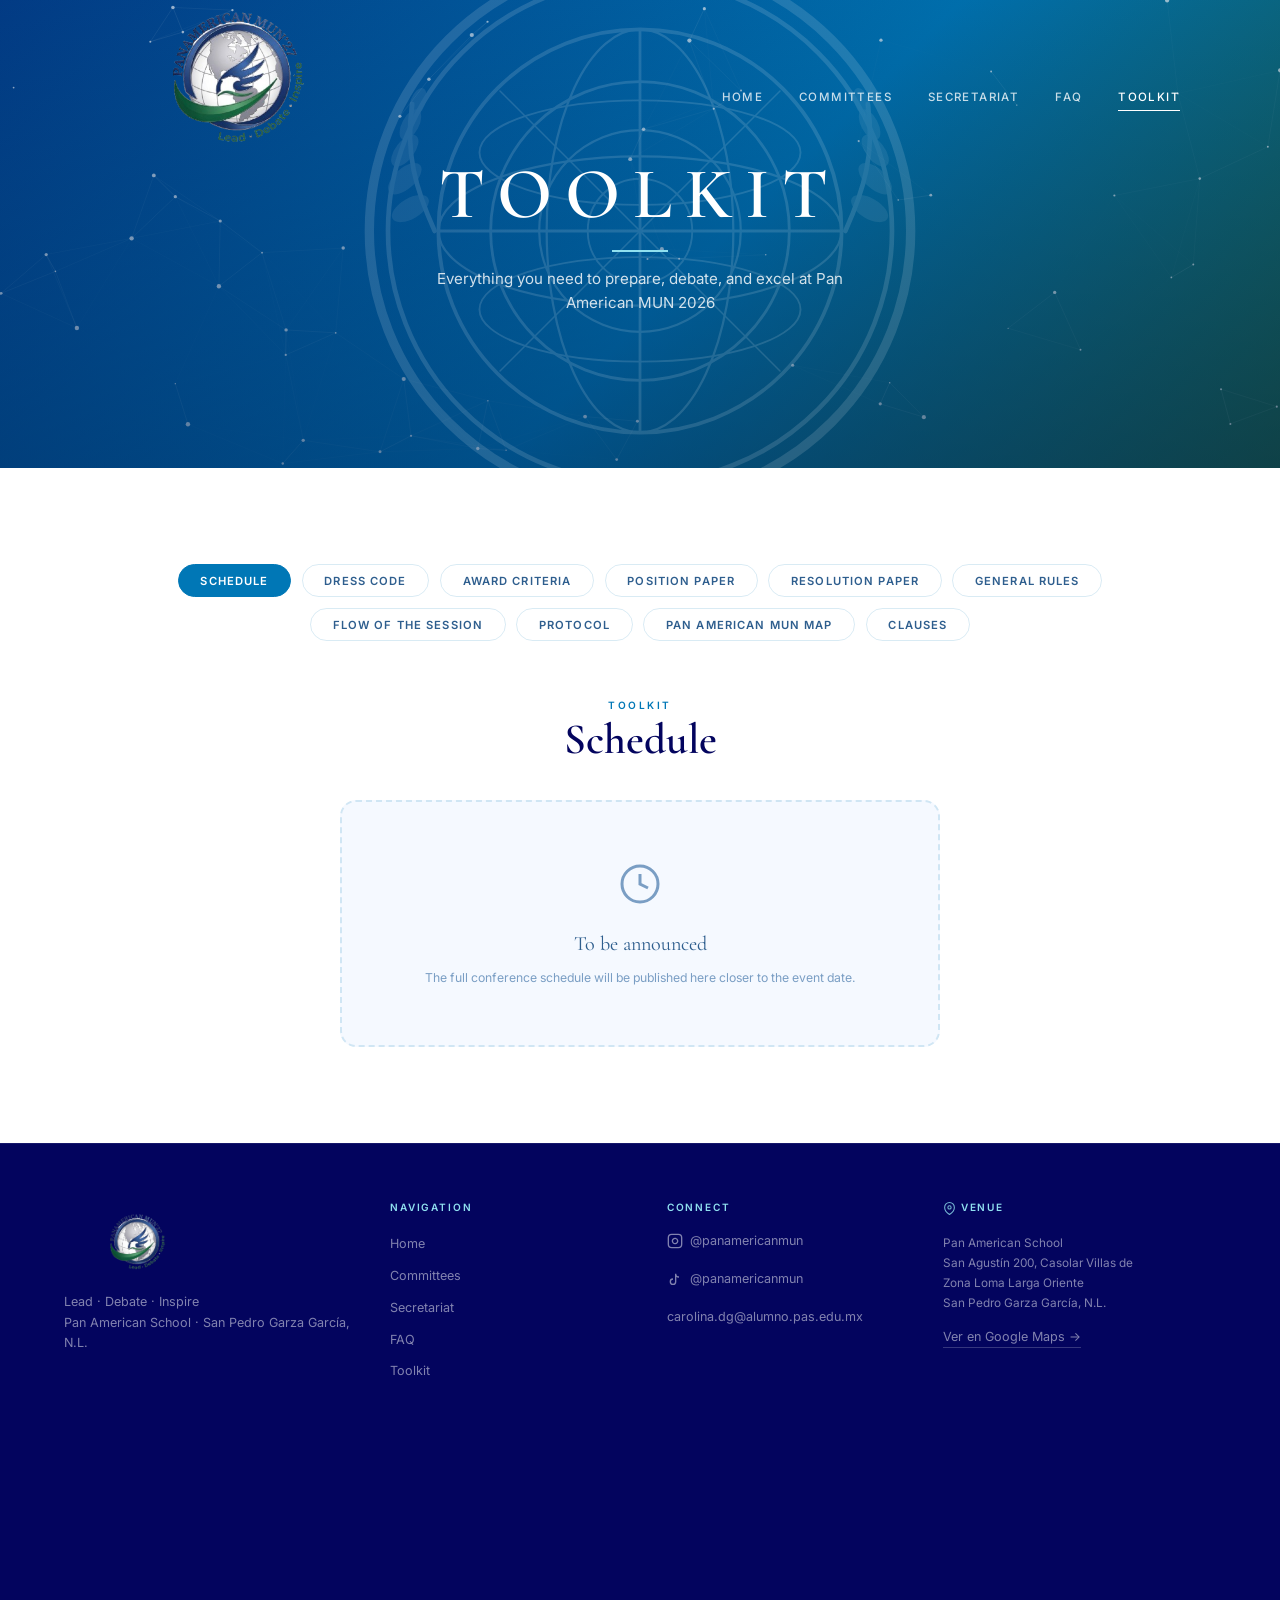
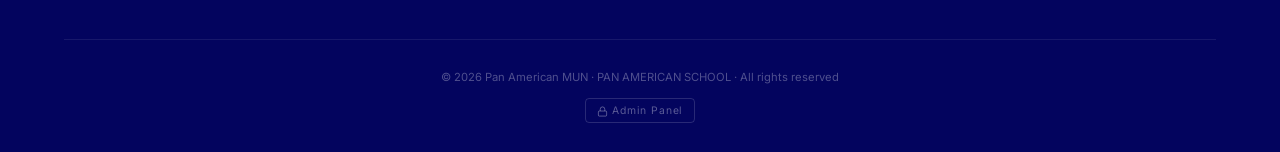
<file: toolkit.html>
<!DOCTYPE html>
<html lang="en">
<head>
  <meta charset="UTF-8" />
  <meta name="viewport" content="width=device-width, initial-scale=1.0" />
  <title>Toolkit — Pan American MUN 2026</title>
  <meta name="description" content="Everything delegates need to prepare for Pan American MUN 2026 — schedule, dress code, position papers, rules of procedure, and more." />
  <meta property="og:title" content="Toolkit — Pan American MUN 2026" />
  <meta property="og:description" content="Everything delegates need to prepare for Pan American MUN 2026 — schedule, dress code, position papers, rules of procedure, and more." />
  <meta property="og:image" content="img/carolina.jpg" />
  <meta property="og:type" content="website" />
  <link rel="stylesheet" href="css/styles.css" />
  <link rel="stylesheet" href="https://unpkg.com/aos@2.3.4/dist/aos.css" />
</head>
<body>

  <!-- NAVBAR -->
  <nav class="navbar">
    <div class="container">
      <a href="index.html" class="nav-logo">
        <img src="img/logo.png" alt="Pan American MUN" class="nav-logo-img" data-ve-img="logo" data-ve-label="Logo">
      </a>
      <div class="nav-links">
        <a href="index.html">Home</a>
        <a href="committees.html">Committees</a>
        <a href="secretariat.html">Secretariat</a>
        <a href="faq.html">FAQ</a>
        <a href="toolkit.html" class="active">Toolkit</a>
      </div>
      <div class="nav-hamburger" id="hamburger"><span></span><span></span><span></span></div>
    </div>
  </nav>
  <div class="nav-overlay" id="nav-overlay">
    <a href="index.html">Home</a>
    <a href="committees.html">Committees</a>
    <a href="secretariat.html">Secretariat</a>
    <a href="faq.html">FAQ</a>
    <a href="toolkit.html" class="active">Toolkit</a>
  </div>

  <!-- PAGE HERO -->
  <section class="page-hero">
    <canvas id="page-canvas"></canvas>
    <div class="page-hero-overlay"></div>
    <div class="un-emblem-bg" aria-hidden="true">
      <svg viewBox="0 0 300 300" xmlns="http://www.w3.org/2000/svg" fill="none" stroke="currentColor" stroke-linecap="round" stroke-linejoin="round">
        <circle cx="150" cy="150" r="145" stroke-width="5"/>
        <circle cx="150" cy="150" r="135" stroke-width="2.5"/>
        <circle cx="150" cy="150" r="108" stroke-width="2"/>
        <circle cx="150" cy="150" r="80" stroke-width="1.5"/>
        <circle cx="150" cy="150" r="54" stroke-width="1.2"/>
        <circle cx="150" cy="150" r="28" stroke-width="1"/>
        <line x1="150" y1="42" x2="150" y2="258" stroke-width="1.5"/>
        <ellipse cx="150" cy="150" rx="50" ry="108" stroke-width="1.2"/>
        <line x1="42" y1="150" x2="258" y2="150" stroke-width="1.5"/>
        <ellipse cx="150" cy="150" rx="108" ry="40" stroke-width="1.2"/>
        <ellipse cx="150" cy="108" rx="86" ry="28" stroke-width="1"/>
        <ellipse cx="150" cy="192" rx="86" ry="28" stroke-width="1"/>
        <line x1="75" y1="75" x2="225" y2="225" stroke-width="0.8"/>
        <line x1="225" y1="75" x2="75" y2="225" stroke-width="0.8"/>
        <path d="M40,150 C30,128 24,108 28,82" stroke-width="2.5"/>
        <ellipse cx="27" cy="138" rx="11" ry="5.5" transform="rotate(-30,27,138)" fill="currentColor" stroke="none" opacity="0.6"/>
        <ellipse cx="24" cy="122" rx="11" ry="5.5" transform="rotate(-42,24,122)" fill="currentColor" stroke="none" opacity="0.6"/>
        <ellipse cx="24" cy="107" rx="10" ry="5" transform="rotate(-52,24,107)" fill="currentColor" stroke="none" opacity="0.6"/>
        <ellipse cx="27" cy="93" rx="9" ry="4.5" transform="rotate(-62,27,93)" fill="currentColor" stroke="none" opacity="0.6"/>
        <ellipse cx="31" cy="81" rx="8" ry="4" transform="rotate(-70,31,81)" fill="currentColor" stroke="none" opacity="0.6"/>
        <path d="M260,150 C270,128 276,108 272,82" stroke-width="2.5"/>
        <ellipse cx="273" cy="138" rx="11" ry="5.5" transform="rotate(30,273,138)" fill="currentColor" stroke="none" opacity="0.6"/>
        <ellipse cx="276" cy="122" rx="11" ry="5.5" transform="rotate(42,276,122)" fill="currentColor" stroke="none" opacity="0.6"/>
        <ellipse cx="276" cy="107" rx="10" ry="5" transform="rotate(52,276,107)" fill="currentColor" stroke="none" opacity="0.6"/>
        <ellipse cx="273" cy="93" rx="9" ry="4.5" transform="rotate(62,273,93)" fill="currentColor" stroke="none" opacity="0.6"/>
        <ellipse cx="269" cy="81" rx="8" ry="4" transform="rotate(70,269,81)" fill="currentColor" stroke="none" opacity="0.6"/>
      </svg>
    </div>
    <div class="page-hero-content">
      <h1>Toolkit</h1>
      <div class="gold-line"></div>
      <p class="subtitle">Everything you need to prepare, debate, and excel at Pan American MUN 2026</p>
    </div>
  </section>

  <!-- TOOLKIT TABS + PANELS -->
  <section class="toolkit-section">
    <div class="container">

      <div class="filter-tabs toolkit-tabs">
        <button class="filter-tab toolkit-tab active" data-panel="schedule">Schedule</button>
        <button class="filter-tab toolkit-tab" data-panel="dress-code">Dress Code</button>
        <button class="filter-tab toolkit-tab" data-panel="award-criteria">Award Criteria</button>
        <button class="filter-tab toolkit-tab" data-panel="position-paper">Position Paper</button>
        <button class="filter-tab toolkit-tab" data-panel="resolution-paper">Resolution Paper</button>
        <button class="filter-tab toolkit-tab" data-panel="general-rules">General Rules</button>
        <button class="filter-tab toolkit-tab" data-panel="flow-of-session">Flow of the Session</button>
        <button class="filter-tab toolkit-tab" data-panel="protocol">Protocol</button>
        <button class="filter-tab toolkit-tab" data-panel="map">Pan American MUN Map</button>
        <button class="filter-tab toolkit-tab" data-panel="clauses">Clauses</button>
      </div>

      <!-- SCHEDULE -->
      <div class="toolkit-panel active" data-panel="schedule" data-aos="fade-up">
        <div class="toolkit-panel-head">
          <span class="label-gold">Toolkit</span>
          <h2>Schedule</h2>
        </div>
        <div class="tbd-block">
          <svg width="48" height="48" viewBox="0 0 24 24" fill="none" stroke="currentColor" stroke-width="1.5"><circle cx="12" cy="12" r="9"/><polyline points="12 7 12 12 16 14"/></svg>
          <span>To be announced</span>
          <p>The full conference schedule will be published here closer to the event date.</p>
        </div>
      </div>

      <!-- DRESS CODE -->
      <div class="toolkit-panel" data-panel="dress-code" data-aos="fade-up">
        <div class="toolkit-panel-head">
          <span class="label-gold">Toolkit</span>
          <h2>Dress Code</h2>
        </div>
        <div class="tbd-block">
          <svg width="48" height="48" viewBox="0 0 24 24" fill="none" stroke="currentColor" stroke-width="1.5"><path d="M16 4l4 4-3 3-1-1v9H8v-9l-1 1-3-3 4-4 4-2 4 2z"/></svg>
          <span>To be announced</span>
          <p>Dress code guidelines will be published here closer to the event date.</p>
        </div>
      </div>

      <!-- AWARD CRITERIA -->
      <div class="toolkit-panel" data-panel="award-criteria" data-aos="fade-up">
        <div class="toolkit-panel-head">
          <span class="label-gold">Toolkit</span>
          <h2>Award Criteria</h2>
        </div>
        <div class="toolkit-body">
          <p>Each committee's dais evaluates delegates throughout the conference using a standardized rubric that covers preparation, diplomacy, public speaking, and the quality of working papers and resolutions. Review the full breakdown below to understand exactly what earns recognition at Pan American MUN 2026.</p>
          <div class="pdf-cta">
            <a href="pdfs/award-criteria.pdf" target="_blank" class="btn btn-gold">View Award Criteria (PDF)</a>
          </div>
        </div>
      </div>

      <!-- POSITION PAPER -->
      <div class="toolkit-panel" data-panel="position-paper" data-aos="fade-up">
        <div class="toolkit-panel-head">
          <span class="label-gold">Toolkit</span>
          <h2>Position Paper</h2>
        </div>
        <div class="toolkit-body">
          <p>Use the guide below to prepare a position paper that meets Pan American MUN's standards for research, structure, and original analysis.</p>
          <div class="pdf-cta">
            <a href="pdfs/position-paper-guide.pdf" target="_blank" class="btn btn-gold">Download Position Paper Guide (PDF)</a>
          </div>

          <h3>What are position papers?</h3>
          <p>The purpose of the position paper is to assist delegates in assembling their research into an organized policy statement and ensure that debate in committees is highly substantive. Individual position papers are a crucial part of the preparation process, and further information about their format and content is provided in this section.</p>
          <p>In each committee Background Paper, the Director has presented issues on each topic generally as it pertains to individual delegations specifically. The Research and Preparation Questions found at the end of the topic papers in each Background Paper have been especially formulated to lead the delegates in a logical progression through the topic and position paper. It is important that delegates directly answer these research questions.</p>

          <h3>A good position paper will:</h3>
          <ul class="bullet-list">
            <li>Clearly outline the country's policies on the topics.</li>
            <li>Identify the factors contributing to a country's positions.</li>
            <li>Refer to domestic and international documents and correctly cite the sources.</li>
            <li>Deal with the in-depth issues of the topic areas as well as the overt topic issues.</li>
            <li>Provide suggestions of solutions that address the problem areas.</li>
            <li>Answer all Research and Preparation Questions posed in the background Guides.</li>
          </ul>

          <p>In addition, the position papers should be concise, accurate, and well written. The staff looks for the demonstration of the following skills in evaluating the papers:</p>
          <ul class="bullet-list">
            <li>Original and critical thinking</li>
            <li>True understanding of the dynamics of your country</li>
            <li>Functional and applied knowledge of the topics.</li>
          </ul>

          <div class="toolkit-warning">Please note that under no circumstances will plagiarism of any portion of position papers be tolerated! Plagiarism is defined as the usage of material from other sources without appropriate citation. Plagiarism includes both word-for-word borrowing of text and material and paraphrasing of material without citation. All material acquired from existing sources, including text quotations, charts, graphs, diagrams, and data must be cited.</div>

          <h3>How to write a position paper</h3>
          <p>It is important to recognize that the amount of information available for use in your position paper will vary according to the size, level of development, and age of your country. Your committee's topic will also affect the amount and type of research you will be able to find. Do not be discouraged by the limitations of your resources.</p>
        </div>
      </div>

      <!-- RESOLUTION PAPER -->
      <div class="toolkit-panel" data-panel="resolution-paper" data-aos="fade-up">
        <div class="toolkit-panel-head">
          <span class="label-gold">Toolkit</span>
          <h2>Resolution Paper</h2>
        </div>
        <div class="tbd-block">
          <svg width="48" height="48" viewBox="0 0 24 24" fill="none" stroke="currentColor" stroke-width="1.5"><path d="M14 3v4a1 1 0 0 0 1 1h4"/><path d="M17 21H7a2 2 0 0 1-2-2V5a2 2 0 0 1 2-2h7l5 5v11a2 2 0 0 1-2 2z"/><line x1="9" y1="13" x2="15" y2="13"/><line x1="9" y1="17" x2="15" y2="17"/></svg>
          <span>To be announced</span>
          <p>Resolution paper guidelines will be published here closer to the event date.</p>
        </div>
      </div>

      <!-- GENERAL RULES -->
      <div class="toolkit-panel" data-panel="general-rules" data-aos="fade-up">
        <div class="toolkit-panel-head">
          <span class="label-gold">Toolkit</span>
          <h2>General Rules</h2>
        </div>
        <ol class="rules-list">
          <li><span>English is the official working language.</span></li>
          <li><span>Parliamentary procedures must be followed during the sessions.</span></li>
          <li><span>The usage of personal pronouns is not permitted.</span></li>
          <li><span>Delegates must stay on topic and in the position they represent.</span></li>
          <li><span>Delegates must be respectful to all the participants and hosts.</span></li>
          <li><span>Dress Code must be necessarily followed.</span></li>
          <li><span>No cell phones or any electronic devices are allowed during the sessions.</span></li>
          <li><span>Eating, drinking and chewing gum are strictly prohibited.</span></li>
          <li><span>Delegates are not allowed to speak to their advisors or other delegates during the session.</span></li>
        </ol>
      </div>

      <!-- FLOW OF THE SESSION -->
      <div class="toolkit-panel" data-panel="flow-of-session" data-aos="fade-up">
        <div class="toolkit-panel-head">
          <span class="label-gold">Toolkit</span>
          <h2>Flow of the Session</h2>
        </div>
        <div class="flow-timeline">
          <div class="flow-step" data-step="1"><h4>Introduction</h4></div>
          <div class="flow-step" data-step="2"><h4>General Rules</h4></div>
          <div class="flow-step" data-step="3"><h4>Roll Call</h4></div>
          <div class="flow-step" data-step="4"><h4>Open the session</h4></div>
          <div class="flow-step" data-step="5"><h4>Establish the topic</h4></div>
          <div class="flow-step" data-step="6"><h4>Establish the agenda</h4></div>
          <div class="flow-step" data-step="7"><h4>Open the speaker's list</h4></div>
          <div class="flow-step" data-step="8"><h4>Speaker's list</h4></div>
          <div class="flow-step" data-step="9"><h4>Moderate debate</h4></div>
          <div class="flow-step" data-step="10"><h4>Extend moderate debate / close moderate debate</h4></div>
          <div class="flow-step" data-step="11"><h4>Unmoderated debate</h4></div>
          <div class="flow-step" data-step="12"><h4>Extension/Close unmoderated debate</h4></div>
          <div class="flow-step" data-step="13"><h4>Vote for sponsors</h4></div>
          <div class="flow-step" data-step="14"><h4>Third and fourth sponsor read the resolution paper in the committee</h4></div>
          <div class="flow-step" data-step="15"><h4>Vote for resolution paper</h4></div>
          <div class="flow-step" data-step="16"><h4>First and Second sponsor go to G-A Committees Specialist to read the resolution paper</h4></div>
          <div class="flow-step" data-step="17"><h4>Resolution paper passes / is denied</h4></div>
        </div>
        <div class="flow-footnotes">
          <p>If the resolution paper is denied after reading it at the committee or in the General Assembly, the committee should open an unmoderated debate. (Sponsors will remain the same)</p>
          <p>In case of a crisis, the delegates should restart the flow of the session starting from the moderate debate.</p>
        </div>
      </div>

      <!-- PROTOCOL -->
      <div class="toolkit-panel" data-panel="protocol" data-aos="fade-up">
        <div class="toolkit-panel-head">
          <span class="label-gold">Agenda</span>
          <h2>Protocol</h2>
        </div>

        <div class="protocol-grid">
          <div class="protocol-stat"><strong>1:00–1:30</strong><span>Speech Time</span></div>
          <div class="protocol-stat"><strong>3 (+2)</strong><span>Questions</span></div>
          <div class="protocol-stat"><strong>2</strong><span>Follow-ups</span></div>
          <div class="protocol-stat"><strong>3 (+2)</strong><span>Commentaries</span></div>
        </div>

        <dl class="protocol-terms">
          <div class="protocol-term"><dt>Motion to</dt><dd>Used to make and establish any form of process within a debate.</dd></div>
          <div class="protocol-term"><dt>Point of Information</dt><dd>Used to make questions.</dd></div>
          <div class="protocol-term"><dt>Point of Commentary</dt><dd>Used to make a comment.</dd></div>
          <div class="protocol-term"><dt>Point of Order</dt><dd>Used to correct any mistakes.</dd></div>
          <div class="protocol-term"><dt>Point of Personal Privilege</dt><dd>Used to ask to go to the bathroom, speak louder, slower, etc.</dd></div>
          <div class="protocol-term"><dt>Point of Reply</dt><dd>Used when a delegate feels personally insulted by another delegate.</dd></div>
        </dl>

        <div class="protocol-subgrid">
          <div class="protocol-card">
            <h4>Timings</h4>
            <p><strong>Moderated Caucus:</strong> Maximum 15 minutes, one extension of 10 minutes is allowed.</p>
            <p><strong>Unmoderated Caucus:</strong> Maximum 20 minutes, one extension of 10 minutes is allowed.</p>
          </div>
          <div class="protocol-card">
            <h4>Warnings</h4>
            <p><strong>Verbal Warnings:</strong> Speaking in first person, establishing direct conversations, not talking in English.</p>
            <p><strong>Written Warnings:</strong> Being late, not following the dress code, eating, drinking and chewing gum, using cell phone, and having received 3 verbal warnings.</p>
          </div>
        </div>

        <div class="protocol-subgrid" style="grid-template-columns:1fr; max-width:760px;">
          <div class="protocol-card">
            <h4>Motions</h4>
            <p><strong>To read the second and third paragraphs:</strong> Minimum 8 delegates must have passed to read their position paper.</p>
            <p><strong>To start a Moderated Caucus:</strong> Half of the committee must have read their position paper.</p>
            <p><strong>To start an Unmoderated Debate:</strong> The extension of the moderated debate must have finished.</p>
          </div>
        </div>
      </div>

      <!-- PAN AMERICAN MUN MAP -->
      <div class="toolkit-panel" data-panel="map" data-aos="fade-up">
        <div class="toolkit-panel-head">
          <span class="label-gold">Toolkit</span>
          <h2>Pan American MUN Map</h2>
        </div>
        <div class="map-placeholder-large">
          <svg width="56" height="56" viewBox="0 0 24 24" fill="none" stroke="currentColor" stroke-width="1.5"><rect x="3" y="3" width="18" height="18" rx="2"/><circle cx="8.5" cy="8.5" r="1.5"/><path d="M21 15l-5-5L5 21"/></svg>
          <span>Campus map coming soon</span>
          <p>This space will hold the Pan American MUN venue map.</p>
        </div>
      </div>

      <!-- CLAUSES -->
      <div class="toolkit-panel" data-panel="clauses" data-aos="fade-up">
        <div class="toolkit-panel-head">
          <span class="label-gold">Toolkit</span>
          <h2>Clauses</h2>
        </div>
        <div class="toolkit-body">
          <p>Preambulatory clauses open a resolution by establishing the context, justification, and legal basis for the action proposed in the operative clauses that follow. They typically cite past UN resolutions, treaties, and the committee's mandate before transitioning into the resolution's substantive proposals. Download the full list of approved preambulatory clauses below to use when drafting your resolution.</p>
          <div class="pdf-cta">
            <a href="pdfs/clauses.pdf" target="_blank" class="btn btn-gold">View Clauses (PDF)</a>
          </div>
        </div>
      </div>

    </div>
  </section>

  <!-- FOOTER -->
  <footer class="footer">
    <div class="container">
      <div class="footer-grid">
        <div>
          <div class="footer-logo">
            <img src="img/logo.png" alt="Pan American MUN" class="footer-logo-img">
          </div>
          <p class="footer-tagline">Lead · Debate · Inspire<br>Pan American School · San Pedro Garza García, N.L.</p>
        </div>
        <div class="footer-col">
          <h4>Navigation</h4>
          <ul>
            <li><a href="index.html">Home</a></li>
            <li><a href="committees.html">Committees</a></li>
            <li><a href="secretariat.html">Secretariat</a></li>
            <li><a href="faq.html">FAQ</a></li>
            <li><a href="toolkit.html">Toolkit</a></li>
          </ul>
        </div>
        <div class="footer-col">
          <h4>Connect</h4>
          <div class="footer-social-row">
            <a href="https://instagram.com/panamericanmun" target="_blank" rel="noopener">
              <svg width="16" height="16" viewBox="0 0 24 24" fill="none" stroke="currentColor" stroke-width="2"><rect x="2" y="2" width="20" height="20" rx="5"/><path d="M16 11.37A4 4 0 1 1 12.63 8 4 4 0 0 1 16 11.37z"/><line x1="17.5" y1="6.5" x2="17.51" y2="6.5"/></svg>
              @panamericanmun
            </a>
          </div>
          <div class="footer-social-row">
            <a href="https://tiktok.com/@panamericanmun" target="_blank" rel="noopener">
              <svg width="16" height="16" viewBox="0 0 24 24" fill="none" stroke="currentColor" stroke-width="2"><path d="M9 12a4 4 0 1 0 4 4V4a5 5 0 0 0 5 5"/></svg>
              @panamericanmun
            </a>
          </div>
          <p class="footer-email"><a href="mailto:carolina.dg@alumno.pas.edu.mx">carolina.dg@alumno.pas.edu.mx</a></p>
        </div>
        <div class="footer-col">
          <h4><svg width="13" height="13" viewBox="0 0 24 24" fill="none" stroke="currentColor" stroke-width="2" style="vertical-align:middle;margin-right:.3rem;opacity:.8"><path d="M21 10c0 7-9 13-9 13s-9-6-9-13a9 9 0 0 1 18 0z"/><circle cx="12" cy="10" r="3"/></svg>Venue</h4>
          <p class="footer-address">Pan American School<br>San Agustín 200, Casolar Villas de<br>Zona Loma Larga Oriente<br>San Pedro Garza García, N.L.</p>
          <a href="https://maps.google.com/?q=Pan+American+School,+San+Pedro+Garza+Garcia,+Nuevo+Leon,+Mexico" target="_blank" rel="noopener" class="footer-maps-link">Ver en Google Maps →</a>
        </div>
      </div>
      <div class="footer-map">
        <iframe src="https://maps.google.com/maps?q=San+Agustin+200,+San+Pedro+Garza+Garcia,+Nuevo+Leon,+Mexico&output=embed" width="100%" height="200" style="border:0;display:block" allowfullscreen="" loading="lazy" referrerpolicy="no-referrer-when-downgrade"></iframe>
      </div>
      <div class="footer-bottom">
        © 2026 Pan American MUN · PAN AMERICAN SCHOOL · All rights reserved
        <br><a href="admin.html" class="footer-admin-link"><svg width="11" height="11" viewBox="0 0 24 24" fill="none" stroke="currentColor" stroke-width="2" style="vertical-align:middle;margin-right:.3rem"><rect x="3" y="11" width="18" height="11" rx="2"/><path d="M7 11V7a5 5 0 0 1 10 0v4"/></svg>Admin Panel</a>
      </div>
    </div>
  </footer>

  <script src="https://unpkg.com/aos@2.3.4/dist/aos.js"></script>
  <script src="js/main.js"></script>
</body>
</html>
</file>
<file: css/styles.css>
/* =============================================
   css/styles.css — Pan American MUN
   ============================================= */

@import url('https://fonts.googleapis.com/css2?family=Cormorant+Garamond:ital,wght@0,300;0,400;0,600;0,700;1,400;1,600&family=Inter:wght@300;400;500;600;700&display=swap');

/* ── Custom Properties ── */
:root {
  color-scheme: light;
  --bg-deep:      #FFFFFF;
  --bg-card:      #F5F9FF;
  --bg-elevated:  #E8F2FF;
  --gold:         #0077B6;
  --gold-light:   #0096C7;
  --gold-dim:     rgba(0,119,182,0.08);
  --blue-un:      #0077B6;
  --blue-hero:    #023E8A;
  --teal:         #00B4D8;
  --green-forest: #2D6A4F;
  --green-light:  #40916C;
  --green-dim:    rgba(45,106,79,0.09);
  --bg-green:     #EEF7F3;
  --text-1:       #03045E;
  --text-2:       #2E5E8E;
  --text-3:       #7A9EC4;
  --border:       rgba(0,119,182,0.15);
  --border-strong:rgba(0,119,182,0.4);

  --font-display: 'Cormorant Garamond', Georgia, serif;
  --font-body:    'Inter', system-ui, sans-serif;

  --nav-height:   200px;
  --section-py:   96px;
  --container:    1200px;
  --radius:       8px;
  --radius-lg:    16px;
  --transition:   0.3s ease;
}

/* ── Reset ── */
*, *::before, *::after { box-sizing: border-box; margin: 0; padding: 0; }
html { scroll-behavior: smooth; font-size: 90%; }
body {
  background: var(--bg-deep);
  color: var(--text-1);
  font-family: var(--font-body);
  line-height: 1.6;
  overflow-x: hidden;
}
img { max-width: 100%; display: block; }
a { text-decoration: none; color: inherit; }
ul { list-style: none; }
button { cursor: pointer; border: none; background: none; font-family: inherit; }

/* ── Typography ── */
h1, h2, h3, h4 { font-family: var(--font-display); font-weight: 600; line-height: 1.15; }
h1 { font-size: clamp(2.5rem, 6vw, 5rem); }
h2 { font-size: clamp(2rem, 4vw, 3rem); }
h3 { font-size: clamp(1.2rem, 2.5vw, 1.6rem); }

/* ── Container ── */
.container { max-width: var(--container); margin: 0 auto; padding: 0 24px; }

/* ── Label ── */
.label-gold {
  font-family: var(--font-body);
  font-size: 0.7rem;
  font-weight: 600;
  letter-spacing: 0.25em;
  text-transform: uppercase;
  color: var(--gold);
}

/* ── Section heading ── */
.section-title { text-align: center; margin-bottom: 0.75rem; }
.section-title span { position: relative; display: inline-block; padding-bottom: 0.6rem; }
.section-title span::after {
  content: '';
  position: absolute;
  bottom: 0; left: 50%;
  transform: translateX(-50%);
  width: 56px; height: 2px;
  background: var(--gold);
}
.section-subtitle {
  text-align: center;
  color: var(--text-2);
  font-size: 1.05rem;
  margin-bottom: 3rem;
}

/* ── Buttons ── */
.btn {
  display: inline-flex;
  align-items: center;
  gap: 0.5rem;
  padding: 0.875rem 2rem;
  border-radius: var(--radius);
  font-family: var(--font-body);
  font-size: 0.875rem;
  font-weight: 600;
  letter-spacing: 0.08em;
  text-transform: uppercase;
  transition: var(--transition);
}
.btn-gold { background: var(--gold); color: #fff; }
.btn-gold:hover {
  background: var(--gold-light);
  transform: translateY(-2px);
  box-shadow: 0 8px 28px rgba(0,119,182,0.35);
}
.btn-outline { border: 1px solid var(--gold); color: var(--gold); }
.btn-outline:hover { background: var(--gold-dim); transform: translateY(-2px); }

/* ── Paper button (committee cards) ── */
.btn-paper {
  display: inline-flex;
  align-items: center;
  gap: 0.4rem;
  margin-top: 1.25rem;
  padding: 0.5rem 1rem;
  border: 1px solid var(--border);
  border-radius: var(--radius);
  font-size: 0.75rem;
  font-weight: 500;
  color: var(--text-2);
  letter-spacing: 0.05em;
  transition: var(--transition);
  position: relative;
}
.btn-paper:not([disabled]):hover { border-color: var(--gold); color: var(--gold); }
.btn-paper[disabled] { opacity: 0.45; cursor: not-allowed; }
.btn-paper[disabled]:hover::after {
  content: 'Coming soon — check back later';
  position: absolute;
  bottom: calc(100% + 8px);
  left: 50%;
  transform: translateX(-50%);
  background: #fff;
  border: 1px solid var(--border);
  box-shadow: 0 4px 12px rgba(0,119,182,0.12);
  padding: 0.3rem 0.7rem;
  border-radius: 4px;
  font-size: 0.7rem;
  white-space: nowrap;
  color: var(--text-2);
  pointer-events: none;
  z-index: 10;
}

/* ── Badges ── */
.badge {
  display: inline-block;
  padding: 0.2rem 0.75rem;
  border-radius: 20px;
  font-size: 0.7rem;
  font-weight: 600;
  letter-spacing: 0.05em;
  text-transform: uppercase;
}
.badge-regular    { background: rgba(0,119,182,0.10); color: #005B8E; border: 1px solid rgba(0,119,182,0.25); }
.badge-specialized{ background: rgba(3,4,94,0.09);   color: #1B1B7A; border: 1px solid rgba(3,4,94,0.2); }
.badge-beginner   { background: rgba(45,106,79,0.10); color: var(--green-forest); border: 1px solid rgba(45,106,79,0.28); }

/* =========================================
   NAVBAR
   ========================================= */
.navbar {
  position: fixed; top: 0; left: 0; right: 0;
  z-index: 1000; height: var(--nav-height);
  display: flex; align-items: center;
  border-bottom: 1px solid transparent;
  transition: background 0.45s ease, backdrop-filter 0.45s ease,
              border-bottom-color 0.45s ease, box-shadow 0.45s ease,
              height 0.45s ease;
}
.navbar.scrolled { height: 88px; }
.navbar .container {
  display: flex;
  align-items: center;
  width: 100%;
}

/* Default state: over hero — logo on far right, links fill the left */
.nav-links {
  display: flex; align-items: center; gap: 2.5rem;
  flex: 1; /* takes all space, pushes logo to far right */
  justify-content: flex-end; /* links cluster to the right too */
  margin-right: 2.5rem;
}
.nav-logo {
  display: flex; align-items: center; flex-shrink: 0;
  /* lift logo slightly above navbar center at page top */
  transform: translateY(-22px);
  transition: transform 0.45s ease, opacity var(--transition);
}
.nav-logo:hover { opacity: 0.85; }
.navbar.scrolled .nav-logo {
  transform: translateY(0); /* settles into navbar on scroll */
}
.nav-logo-img {
  height: 190px; width: auto; display: block;
  transition: height 0.45s ease;
}
.navbar.scrolled .nav-logo-img { height: 68px; }
.nav-links a {
  font-size: 0.8rem; font-weight: 500;
  letter-spacing: 0.12em; text-transform: uppercase;
  color: rgba(255,255,255,0.78); transition: color var(--transition);
  position: relative; padding-bottom: 4px;
}
.nav-links a::after {
  content: ''; position: absolute;
  bottom: 0; left: 0; width: 0; height: 1px;
  background: #fff; transition: width var(--transition);
}
.nav-links a:hover { color: #fff; }
.nav-links a:hover::after { width: 100%; }
.nav-links a.active { color: #fff; }
.nav-links a.active::after { width: 100%; }

/* Hamburger — default white (over hero) */
.nav-hamburger {
  display: none; flex-direction: column; gap: 5px;
  width: 28px; cursor: pointer; z-index: 1100;
  order: -1; /* on mobile: hamburger on far left, logo on right */
}
.nav-hamburger span {
  display: block; height: 2px; background: #fff;
  border-radius: 2px; transition: var(--transition);
}
.nav-hamburger.open span:nth-child(1) { transform: rotate(45deg) translate(5px, 5px); }
.nav-hamburger.open span:nth-child(2) { opacity: 0; }
.nav-hamburger.open span:nth-child(3) { transform: rotate(-45deg) translate(5px, -5px); }

/* Scrolled state: over white body — dark text */
.navbar.scrolled {
  background: rgba(255,255,255,0.96);
  backdrop-filter: blur(14px);
  -webkit-backdrop-filter: blur(14px);
  border-bottom-color: var(--border);
  box-shadow: 0 2px 20px rgba(0,60,130,0.08);
}
.navbar.scrolled .nav-logo { color: var(--text-1); }
.navbar.scrolled .nav-logo .dot { color: var(--gold); }
.navbar.scrolled .nav-links a { color: var(--text-2); }
.navbar.scrolled .nav-links a::after { background: var(--gold); }
.navbar.scrolled .nav-links a:hover { color: var(--text-1); }
.navbar.scrolled .nav-links a.active { color: var(--gold); }
.navbar.scrolled .nav-hamburger span { background: var(--text-1); }

/* Home hero: hide the navbar logo while over the hero — the large
   translucent emblem behind the video already carries the branding */
@media (min-width: 769px) {
  body:has(.hero) .navbar:not(.scrolled) .nav-logo { display: none; }
}

/* Mobile overlay */
.nav-overlay {
  display: none; position: fixed; inset: 0; z-index: 999;
  background: rgba(2,62,138,0.97);
  flex-direction: column; align-items: center; justify-content: center; gap: 2.5rem;
}
.nav-overlay.open { display: flex; }
.nav-overlay a {
  font-family: var(--font-display);
  font-size: 2.25rem; letter-spacing: 0.1em;
  color: rgba(255,255,255,0.85); transition: color var(--transition);
}
.nav-overlay a:hover, .nav-overlay a.active { color: #90E0EF; }

/* =========================================
   UN EMBLEM WATERMARK
   ========================================= */
.un-emblem-bg {
  position: absolute;
  left: -2%;
  top: 50%;
  transform: translateY(-50%);
  width: 56%;
  max-width: 640px;
  opacity: 0.34;
  color: #fff;
  pointer-events: none;
  z-index: 2;
}
.un-emblem-bg img {
  width: 100%; height: auto; display: block;
}
.page-hero .un-emblem-bg {
  left: 50%;
  top: 50%;
  transform: translate(-50%, -50%);
  width: 62%;
  max-width: 560px;
  opacity: 0.13;
}

/* =========================================
   PAGE HERO (inner pages)
   ========================================= */
.page-hero {
  position: relative; height: 52vh; min-height: 320px;
  display: flex; align-items: center; justify-content: center; text-align: center;
  overflow: hidden;
  background: linear-gradient(135deg, #023E8A 0%, #0077B6 55%, #1B5E40 100%);
}
.page-hero canvas { position: absolute; inset: 0; z-index: 0; width: 100%; height: 100%; }
.page-hero-overlay {
  position: absolute; inset: 0; z-index: 1;
  background: linear-gradient(to bottom, rgba(0,30,80,0.1) 0%, rgba(0,30,80,0.45) 100%);
}
.page-hero-content { position: relative; z-index: 3; }
.page-hero-content h1 {
  letter-spacing: 0.18em; text-transform: uppercase;
  margin-bottom: 1rem; color: #fff;
}
.gold-line { width: 56px; height: 2px; background: #90E0EF; margin: 0 auto 1rem; }
.page-hero-content .subtitle {
  color: rgba(255,255,255,0.82); font-size: 1.05rem;
  max-width: 460px; margin: 0 auto;
}

/* =========================================
   FOOTER
   ========================================= */
.footer {
  background: #03045E;
  border-top: 1px solid rgba(255,255,255,0.08);
  padding: 4rem 0 2rem;
}
.footer-grid {
  display: grid; grid-template-columns: 1.2fr 1fr 1fr 1.1fr; gap: 2rem; margin-bottom: 2rem;
}
.footer-address { font-size: .82rem; color: rgba(255,255,255,.5); line-height: 1.7; margin-bottom: .75rem; }
.footer-maps-link { display: inline-block; font-size: .78rem; color: rgba(255,255,255,.55); text-decoration: none; border-bottom: 1px solid rgba(255,255,255,.2); transition: .2s; }
.footer-maps-link:hover { color: #fff; border-bottom-color: rgba(255,255,255,.5); }
.footer-map { margin-bottom: 2rem; border-radius: 10px; overflow: hidden; opacity: .85; }
.footer-logo { margin-bottom: 0.75rem; }
.footer-logo-img {
  height: 80px; width: auto; display: block;
}
.footer-tagline { color: rgba(255,255,255,0.5); font-size: 0.875rem; line-height: 1.6; }
.footer-col h4 {
  font-family: var(--font-body); font-size: 0.7rem; font-weight: 600;
  letter-spacing: 0.18em; text-transform: uppercase;
  color: #90E0EF; margin-bottom: 1.25rem;
}
.footer-col ul { display: flex; flex-direction: column; gap: 0.6rem; }
.footer-col a { color: rgba(255,255,255,0.5); font-size: 0.875rem; transition: color var(--transition); }
.footer-col a:hover { color: #fff; }
.footer-social-row { display: flex; gap: 1rem; margin-bottom: 1.25rem; }
.footer-social-row a {
  display: flex; align-items: center; gap: 0.5rem;
  color: rgba(255,255,255,0.5); font-size: 0.875rem; transition: color var(--transition);
}
.footer-social-row a:hover { color: #fff; }
.footer-email { color: rgba(255,255,255,0.5); font-size: 0.8rem; }
.footer-email a { color: rgba(255,255,255,0.5); transition: color var(--transition); }
.footer-email a:hover { color: #fff; }
.footer-bottom {
  border-top: 1px solid rgba(255,255,255,0.08);
  padding-top: 2rem; text-align: center;
  color: rgba(255,255,255,0.3); font-size: 0.78rem;
}
.footer-admin-link {
  display: inline-block; margin-top: .75rem;
  color: rgba(255,255,255,0.35); font-size: .72rem;
  letter-spacing: .08em; text-decoration: none;
  border: 1px solid rgba(255,255,255,0.15);
  padding: .25rem .75rem; border-radius: 4px; transition: .2s;
}
.footer-admin-link:hover { color: #fff; border-color: rgba(255,255,255,0.4); }

/* =========================================
   HERO (index.html only)
   ========================================= */
.hero {
  position: relative; min-height: 100vh;
  display: flex; align-items: center; justify-content: center; text-align: center;
  overflow: hidden;
  padding: calc(var(--nav-height) + 2rem) 0 4rem; /* push center below fixed navbar, keep CTAs clear of the section below */
  background: linear-gradient(135deg, #023E8A 0%, #0077B6 55%, #1B5E40 100%);
}
.hero-video {
  position: absolute; inset: 0; z-index: 0;
  width: 100%; height: 100%;
  object-fit: cover; pointer-events: none;
}
#hero-canvas { position: absolute; inset: 0; z-index: 1; width: 100%; height: 100%; }
.hero-overlay {
  position: absolute; inset: 0; z-index: 1;
  background: radial-gradient(ellipse at center, rgba(2,62,138,0.05) 0%, rgba(2,62,138,0.55) 80%);
}
.hero-content { position: relative; z-index: 3; max-width: 820px; padding: 0 24px; width: 100%; }
.hero-label {
  font-size: 0.68rem; font-weight: 600; letter-spacing: 0.3em;
  text-transform: uppercase; color: rgba(255,255,255,0.75); margin-bottom: 1.5rem;
  opacity: 0; animation: fadeUp 0.7s ease 0.4s forwards;
}
.hero-title {
  font-family: var(--font-display);
  font-size: clamp(2.8rem, 9vw, 6.5rem);
  font-weight: 700; letter-spacing: 0.1em; text-transform: uppercase;
  line-height: 1.05; margin-bottom: 1.75rem; color: #fff;
  opacity: 0; animation: fadeUp 0.7s ease 0.65s forwards;
  /* break out of 820px container so "PAN AMERICAN" centers on full viewport */
  width: 100vw;
  margin-left: calc(-50vw + 50%);
}
.hero-title .gold { color: #90E0EF; }
.hero-title .pine {
  color: var(--green-forest);
  white-space: nowrap; /* never splits "Pan American" across lines */
}
.hero-subtitle {
  font-size: clamp(1rem, 2vw, 1.25rem);
  color: rgba(255,255,255,0.78); font-style: italic; min-height: 2.2em;
  margin-bottom: 1.5rem;
  opacity: 0; animation: fadeUp 0.7s ease 0.9s forwards;
}
.hero-date {
  font-size: 0.75rem; letter-spacing: 0.28em; text-transform: uppercase;
  color: rgba(255,255,255,0.52); margin-bottom: 2.75rem;
  opacity: 0; animation: fadeUp 0.7s ease 1.1s forwards;
}

/* countdown */
.countdown {
  display: flex; align-items: center; justify-content: center; gap: 1rem;
  margin-bottom: 3rem; flex-wrap: wrap;
  opacity: 0; animation: fadeUp 0.7s ease 1.3s forwards;
}
.countdown-unit {
  display: flex; flex-direction: column; align-items: center;
  background: rgba(255,255,255,0.13); border: 1px solid rgba(255,255,255,0.22);
  border-radius: var(--radius); padding: 1rem 1.5rem; min-width: 85px;
  backdrop-filter: blur(8px);
}
.countdown-num {
  font-family: 'Courier New', monospace;
  font-size: clamp(2rem, 4vw, 2.75rem); font-weight: 700;
  color: #fff; line-height: 1;
}
.countdown-lbl {
  font-size: 0.58rem; font-weight: 600; letter-spacing: 0.22em;
  text-transform: uppercase; color: rgba(255,255,255,0.6); margin-top: 0.4rem;
}
.countdown-sep { font-size: 2rem; color: rgba(255,255,255,0.4); }

/* hero CTA overrides */
.hero-ctas {
  display: flex; align-items: center; justify-content: center;
  gap: 1rem; flex-wrap: wrap;
  opacity: 0; animation: fadeUp 0.7s ease 1.55s forwards;
}
.hero .btn-gold { background: #fff; color: var(--blue-hero); }
.hero .btn-gold:hover {
  background: rgba(255,255,255,0.92);
  transform: translateY(-2px);
  box-shadow: 0 8px 28px rgba(0,0,0,0.2);
}
.hero .btn-outline { border-color: rgba(255,255,255,0.65); color: #fff; }
.hero .btn-outline:hover { background: rgba(255,255,255,0.12); border-color: #fff; transform: translateY(-2px); }

/* =========================================
   STATS
   ========================================= */
.stats {
  padding: var(--section-py) 0; background: var(--bg-card); position: relative;
}
.stats::before, .stats::after {
  content: ''; position: absolute; left: 0; right: 0; height: 1px;
  background: linear-gradient(to right, transparent, var(--gold), transparent);
  opacity: 0.3;
}
.stats::before { top: 0; } .stats::after { bottom: 0; }
.stats-grid { display: grid; grid-template-columns: repeat(4,1fr); }
.stat-item { text-align: center; padding: 2rem 1rem; position: relative; }
.stat-item:not(:last-child)::after {
  content: ''; position: absolute; right: 0; top: 20%; bottom: 20%;
  width: 1px; background: var(--border);
}
.stat-num {
  font-family: var(--font-display);
  font-size: clamp(2.5rem, 4.5vw, 4.25rem);
  font-weight: 700; color: var(--gold); line-height: 1;
  display: block; margin-bottom: 0.4rem;
}
.stat-lbl {
  font-size: 0.75rem; font-weight: 500; letter-spacing: 0.18em;
  text-transform: uppercase; color: var(--text-2);
}

/* =========================================
   ABOUT
   ========================================= */
.about { padding: var(--section-py) 0; background: var(--bg-deep); }
.about-grid { display: grid; grid-template-columns: 3fr 2fr; gap: 4rem; align-items: center; }
.about-text-wrap { position: relative; padding-left: 1.75rem; }
.about-accent {
  position: absolute; left: 0; top: 0; bottom: 0;
  width: 3px; background: var(--green-forest); border-radius: 2px;
}
.about-text .label-gold { display: block; margin-bottom: 1rem; }
.about-text h2 { margin-bottom: 1.5rem; }
.about-text p { color: var(--text-2); margin-bottom: 1.25rem; line-height: 1.85; font-size: 1rem; }
.about-graphic { display: flex; align-items: center; justify-content: center; }
.globe-wrap { position: relative; width: 280px; height: 280px; }
.globe-glow {
  position: absolute; inset: -25%;
  background: radial-gradient(circle, rgba(0,119,182,0.12) 0%, transparent 70%);
  border-radius: 50%; animation: pulseGlow 3s ease-in-out infinite;
}
.globe-wrap svg { position: relative; z-index: 1; }
.about-school-photo {
  width: 100%; max-width: 420px;
  border-radius: var(--radius-lg); overflow: hidden;
  border: 2px solid var(--border);
  box-shadow: 0 0 60px rgba(201,168,76,0.12);
}
.about-school-photo img { width: 100%; height: 100%; object-fit: cover; display: block; }

/* =========================================
   SG LETTER
   ========================================= */
.sg-letter { padding: var(--section-py) 0; background: var(--bg-green); }
.sg-letter-grid { display: grid; grid-template-columns: 1fr 2.2fr; gap: 4.5rem; align-items: start; }
.sg-photo {
  width: 100%; aspect-ratio: 3/4; object-fit: cover; object-position: top;
  border-radius: var(--radius-lg); border: 2px solid var(--border);
  box-shadow: 0 0 60px rgba(0,119,182,0.12);
}
.sg-photo-placeholder {
  width: 100%; aspect-ratio: 3/4; background: var(--bg-elevated);
  border-radius: var(--radius-lg); border: 2px dashed var(--border);
  display: flex; flex-direction: column; align-items: center;
  justify-content: center; gap: 0.75rem; color: var(--text-3); font-size: 0.85rem;
}
.sg-name { font-family: var(--font-display); font-size: 1.5rem; margin-top: 1.25rem; }
.sg-title-lbl { color: var(--text-2); font-size: 0.8rem; letter-spacing: 0.05em; }
.sg-letter-content .label-gold { display: block; margin-bottom: 0.75rem; }
.sg-letter-content h2 { font-style: italic; margin-bottom: 2rem; }
.sg-letter-text { color: var(--text-2); line-height: 1.9; margin-bottom: 1.25rem; font-size: 0.975rem; }
.sg-closing { margin-top: 2rem; }
.sg-closing p { color: var(--text-2); margin-bottom: 0.2rem; font-size: 0.9rem; }
.sg-signature { font-family: var(--font-display); font-size: 1.75rem; font-style: italic; color: var(--text-1); margin: 0.4rem 0; }
.sg-sig-line { width: 72px; height: 2px; background: var(--green-forest); margin-top: 0.4rem; }

/* =========================================
   COMMITTEES PREVIEW (index)
   ========================================= */
.committees-preview { padding: var(--section-py) 0; background: var(--bg-deep); }
.committees-grid {
  display: grid; grid-template-columns: repeat(3,1fr); gap: 1.5rem; margin-bottom: 2.5rem;
}
.committee-card {
  background: #fff; border: 1px solid var(--border);
  border-radius: var(--radius-lg); padding: 1.75rem;
  transition: transform var(--transition), border-color var(--transition), box-shadow var(--transition);
}
.committee-card:hover {
  transform: translateY(-5px); border-color: var(--border-strong);
  box-shadow: 0 12px 40px rgba(0,119,182,0.12);
}
.committee-card .acronym {
  font-family: var(--font-display);
  font-size: 2.5rem; font-weight: 700; color: var(--gold); line-height: 1; margin-bottom: 0.5rem;
}
.committee-card .full-name {
  font-size: 0.82rem; color: var(--text-2); line-height: 1.45; margin-bottom: 1rem; min-height: 2.5em;
}

/* =========================================
   IN ACTION (homepage photo section)
   ========================================= */
.in-action { padding: var(--section-py) 0; }
.in-action-grid {
  display: grid; grid-template-columns: repeat(4,1fr); gap: 1rem; margin-top: 2.5rem;
}
.in-action-grid img {
  width: 100%; aspect-ratio: 4/3; object-fit: cover;
  border-radius: var(--radius); border: 1px solid var(--border);
  transition: transform var(--transition), border-color var(--transition), box-shadow var(--transition);
}
.in-action-grid img:hover {
  transform: scale(1.03); border-color: var(--border-strong);
  box-shadow: 0 8px 32px rgba(0,0,0,0.45);
}

/* =========================================
   SPONSORS
   ========================================= */
.sponsors { padding: var(--section-py) 0; background: var(--bg-card); }
.marquee-outer {
  overflow: hidden; margin: 2.25rem 0 3rem; position: relative;
  -webkit-mask-image: linear-gradient(to right, transparent, black 12%, black 88%, transparent);
  mask-image: linear-gradient(to right, transparent, black 12%, black 88%, transparent);
}
.marquee-track {
  display: flex; gap: 1.5rem; width: max-content;
  animation: marquee 22s linear infinite;
}
.marquee-track:hover { animation-play-state: paused; }
.sponsor-block {
  flex-shrink: 0; width: 200px; height: 90px;
  background: #fff; border: 1px solid var(--border); border-radius: var(--radius);
  display: flex; align-items: center; justify-content: center;
  font-size: 0.78rem; font-weight: 500; letter-spacing: 0.08em;
  text-transform: uppercase; color: var(--text-3);
  transition: border-color var(--transition), color var(--transition), box-shadow var(--transition);
}
.sponsor-block:hover { border-color: var(--gold); color: var(--gold); box-shadow: 0 4px 16px rgba(0,119,182,0.1); }

/* =========================================
   COMMITTEES PAGE (full)
   ========================================= */
.committees-section { padding: var(--section-py) 0; background: var(--bg-deep); }
.filter-tabs {
  display: flex; align-items: center; justify-content: center;
  gap: 0.75rem; margin-bottom: 3rem; flex-wrap: wrap;
}
.filter-tab {
  padding: 0.6rem 1.5rem; border-radius: 20px;
  font-size: 0.78rem; font-weight: 600; letter-spacing: 0.1em;
  text-transform: uppercase; border: 1px solid var(--border);
  color: var(--text-2); transition: var(--transition); cursor: pointer;
  background: transparent;
}
.filter-tab:hover { border-color: var(--gold); color: var(--gold); background: var(--gold-dim); }
.filter-tab.active { background: var(--gold); color: #fff; border-color: var(--gold); }
.committees-full-grid {
  display: grid; grid-template-columns: repeat(3,1fr); gap: 1.5rem;
}
.committee-card-full {
  background: #fff; border: 1px solid var(--border);
  border-radius: var(--radius-lg); padding: 1.75rem; position: relative; overflow: hidden;
  transition: transform var(--transition), border-color var(--transition), box-shadow var(--transition);
  display: block; color: inherit; text-decoration: none; cursor: pointer;
}
.committee-card-full::before {
  content: ''; position: absolute; top: 0; left: 0; right: 0; height: 3px;
  background: var(--gold);
}
.committee-card-full:hover {
  transform: translateY(-5px); border-color: var(--border-strong);
  box-shadow: 0 12px 40px rgba(0,119,182,0.12);
}
.committee-card-full .acronym {
  font-family: var(--font-display); font-size: 2.25rem; font-weight: 700;
  color: var(--gold); line-height: 1; margin-bottom: 0.5rem;
}
.committee-card-full .full-name {
  font-size: 0.82rem; color: var(--text-2); line-height: 1.45; margin-bottom: 1rem; min-height: 2.5em;
}

/* =========================================
   COMMITTEE DETAIL PAGE
   ========================================= */
.committee-overview { padding: var(--section-py) 0; background: var(--bg-card); }
.co-grid {
  display: grid; grid-template-columns: 1fr 1.6fr; gap: 4rem; align-items: start;
}
.co-topic .label-gold { display: block; margin-bottom: 0.75rem; }
.co-topic h2 {
  font-style: italic; font-size: clamp(1.3rem, 2.8vw, 2rem);
  color: var(--text-1); line-height: 1.35;
}
.co-about .label-gold { display: block; margin-bottom: 0.75rem; }
.co-about p { color: var(--text-2); line-height: 1.9; font-size: 0.975rem; }
.co-actions {
  display: flex; gap: 1rem; flex-wrap: wrap; margin-top: 2.25rem;
}
.co-actions .btn[disabled] { opacity: 0.45; cursor: not-allowed; }
.co-actions .btn[disabled]:hover { transform: none; box-shadow: none; }

@media (max-width: 768px) {
  .co-grid { grid-template-columns: 1fr; gap: 2.5rem; }
}

/* =========================================
   SECRETARIAT PAGE
   ========================================= */
.sg-featured { padding: var(--section-py) 0 calc(var(--section-py) * 0.5); background: var(--bg-deep); }
.sg-featured-grid { display: grid; grid-template-columns: 1fr 2fr; gap: 4rem; align-items: start; }
.sg-feat-photo {
  width: 100%; aspect-ratio: 3/4; object-fit: cover; object-position: top;
  border-radius: var(--radius-lg); border: 2px solid var(--border);
  box-shadow: 0 0 60px rgba(0,119,182,0.15);
}
.sg-feat-role {
  color: var(--gold); font-size: 0.78rem; font-weight: 600;
  letter-spacing: 0.18em; text-transform: uppercase; margin-bottom: 1rem; display: block;
}
.sg-feat-name { font-family: var(--font-display); font-size: clamp(2rem,4vw,3rem); margin-bottom: 0.5rem; }
.sg-feat-title { color: var(--text-2); font-size: 0.9rem; letter-spacing: 0.05em; margin-bottom: 2rem; }
.sg-feat-text { color: var(--text-2); line-height: 1.85; font-size: 0.975rem; margin-bottom: 1.25rem; }
.sg-feat-email a { color: var(--gold); font-size: 0.875rem; transition: color var(--transition); }
.sg-feat-email a:hover { color: var(--gold-light); }
.team-group { padding: calc(var(--section-py) * 0.65) 0 0; }
.team-group-photo {
  width: 100%; max-height: 500px; object-fit: cover;
  border-radius: var(--radius-lg); border: 1px solid var(--border);
  box-shadow: 0 8px 48px rgba(0,0,0,0.45);
}
.team-section { background: var(--bg-green); padding: var(--section-py) 0; }
.team-grid { display: grid; grid-template-columns: repeat(5,1fr); gap: 1.25rem; }
.team-card {
  background: #fff; border: 1px solid var(--border);
  border-radius: var(--radius-lg); text-align: center; overflow: hidden;
  transition: border-color var(--transition), transform var(--transition), box-shadow var(--transition);
}
.team-card:hover {
  border-color: var(--gold); transform: translateY(-4px);
  box-shadow: 0 8px 24px rgba(0,119,182,0.1);
}
.team-avatar {
  width: 100%; height: 220px; border-radius: 0;
  background: var(--bg-elevated); border: none; margin: 0;
  overflow: hidden; display: flex; align-items: center; justify-content: center;
}
.team-avatar svg { width: 64px; height: 64px; color: var(--text-3); }
.team-avatar img { width: 100%; height: 100%; object-fit: cover; object-position: top center; }
.team-card .team-name { padding: 1.25rem 1rem 0.25rem; font-family: var(--font-display); font-size: 1.1rem; font-style: italic; margin-bottom: 0; }
.team-card .team-role { padding: 0 1rem 1.25rem; font-size: 0.72rem; font-weight: 600; letter-spacing: 0.12em; text-transform: uppercase; color: var(--text-2); }
.team-name { font-family: var(--font-display); font-size: 1.2rem; font-style: italic; margin-bottom: 0.3rem; }
.team-role { font-size: 0.75rem; font-weight: 600; letter-spacing: 0.12em; text-transform: uppercase; color: var(--text-2); }
.tba-note {
  text-align: center; color: var(--text-3); font-size: 0.875rem; font-style: italic;
  margin-top: 2.5rem; padding: 1.25rem;
  border: 1px dashed var(--border); border-radius: var(--radius);
}

/* =========================================
   FAQ PAGE
   ========================================= */
.faq-section { padding: var(--section-py) 0; background: var(--bg-deep); }
.faq-list { max-width: 780px; margin: 0 auto; }
.faq-item { border-bottom: 1px solid var(--border); transition: padding-left 0.3s ease; }
.faq-item.open { border-left: 3px solid var(--gold); padding-left: 1.25rem; }
.faq-q {
  display: flex; align-items: center; justify-content: space-between;
  padding: 1.5rem 0; cursor: pointer; gap: 1rem;
}
.faq-q h3 { font-family: var(--font-body); font-size: 0.95rem; font-weight: 500; flex: 1; color: var(--text-1); }
.faq-item.open .faq-q h3 { color: var(--gold); }
.faq-chevron {
  width: 20px; height: 20px; flex-shrink: 0;
  color: var(--gold); transition: transform 0.35s ease;
}
.faq-item.open .faq-chevron { transform: rotate(180deg); }
.faq-answer {
  max-height: 0; overflow: hidden;
  transition: max-height 0.4s ease;
}
.faq-item.open .faq-answer { max-height: 640px; }
.faq-answer p { padding-bottom: 1.5rem; color: var(--text-2); line-height: 1.85; font-size: 0.9rem; }
.contact-block { padding: 5rem 0 var(--section-py); text-align: center; }
.contact-block h2 { margin-bottom: 1rem; color: var(--text-1); }
.contact-block p { color: var(--text-2); margin-bottom: 2.5rem; font-size: 1rem; }
.contact-links { display: flex; align-items: center; justify-content: center; gap: 1rem; flex-wrap: wrap; }

/* =========================================
   TOOLKIT PAGE
   ========================================= */
.toolkit-section { padding: var(--section-py) 0; background: var(--bg-deep); }
.toolkit-tabs { max-width: 980px; margin: 0 auto 3.5rem; }
.toolkit-panel { display: none; }
.toolkit-panel.active { display: block; animation: fadeUp 0.5s ease; }
.toolkit-panel-head { text-align: center; margin-bottom: 2.5rem; }
.toolkit-panel-head h2 { margin-bottom: 0.5rem; }
.toolkit-body { max-width: 760px; margin: 0 auto; }
.toolkit-body p { color: var(--text-2); line-height: 1.85; margin-bottom: 1.25rem; font-size: 0.975rem; }
.toolkit-body h3 { margin: 2rem 0 1rem; color: var(--text-1); }
.toolkit-body .bullet-list { margin: 0 0 1.5rem; }
.toolkit-body .bullet-list li {
  position: relative; padding-left: 1.5rem; margin-bottom: 0.6rem;
  color: var(--text-2); line-height: 1.6; font-size: 0.95rem;
}
.toolkit-body .bullet-list li::before {
  content: '●'; position: absolute; left: 0; top: 0.3em;
  color: var(--gold); font-size: 0.6rem;
}
.toolkit-warning {
  background: var(--gold-dim); border: 1px solid var(--border-strong);
  border-radius: var(--radius); padding: 1.25rem 1.5rem; margin-bottom: 1.5rem;
  color: var(--text-1); font-size: 0.9rem; line-height: 1.7;
}

/* To-be-announced placeholder */
.tbd-block {
  text-align: center; padding: 4rem 2rem; max-width: 600px; margin: 0 auto;
  border: 2px dashed var(--border); border-radius: var(--radius-lg); background: var(--bg-card);
  color: var(--text-3);
}
.tbd-block svg { margin-bottom: 1rem; }
.tbd-block span { display: block; font-family: var(--font-display); font-size: 1.4rem; color: var(--text-2); }
.tbd-block p { color: var(--text-3); font-size: 0.85rem; margin-top: 0.5rem; }

/* PDF download CTA */
.pdf-cta { text-align: center; margin: 1.5rem 0 2.5rem; }

/* General Rules numbered list */
.rules-list { list-style: none; counter-reset: rule; max-width: 700px; margin: 0 auto; }
.rules-list li {
  counter-increment: rule; display: flex; gap: 1.25rem;
  padding: 1.1rem 0; border-bottom: 1px solid var(--border);
}
.rules-list li:last-child { border-bottom: none; }
.rules-list li::before {
  content: counter(rule); flex-shrink: 0; width: 32px; height: 32px; border-radius: 50%;
  background: var(--gold); color: #fff; display: flex; align-items: center; justify-content: center;
  font-weight: 700; font-size: 0.85rem;
}
.rules-list li span { color: var(--text-2); line-height: 1.6; padding-top: 0.35rem; font-size: 0.95rem; }

/* Flow of the session — vertical timeline */
.flow-timeline { position: relative; max-width: 680px; margin: 0 auto; padding-left: 2.75rem; }
.flow-timeline::before {
  content: ''; position: absolute; left: 14px; top: 6px; bottom: 6px;
  width: 2px; background: var(--border-strong);
}
.flow-step { position: relative; padding-bottom: 1.9rem; }
.flow-step:last-child { padding-bottom: 0; }
.flow-step::before {
  content: attr(data-step); position: absolute; left: -2.75rem; top: 0;
  width: 30px; height: 30px; border-radius: 50%; background: var(--gold); color: #fff;
  display: flex; align-items: center; justify-content: center; font-weight: 700; font-size: 0.8rem; z-index: 2;
}
.flow-step h4 { font-size: 0.95rem; font-weight: 600; color: var(--text-1); line-height: 1.4; }
.flow-footnotes { max-width: 680px; margin: 2.5rem auto 0; border-top: 1px solid var(--border); padding-top: 1.5rem; }
.flow-footnotes p { font-style: italic; color: var(--text-3); font-size: 0.85rem; margin-bottom: 0.5rem; }

/* Protocol page */
.protocol-grid { display: grid; grid-template-columns: repeat(4,1fr); gap: 1rem; max-width: 820px; margin: 0 auto 3rem; }
.protocol-stat { text-align: center; padding: 1.25rem 0.75rem; background: var(--bg-card); border: 1px solid var(--border); border-radius: var(--radius); }
.protocol-stat strong { display: block; font-family: var(--font-display); font-size: 1.3rem; color: var(--gold); }
.protocol-stat span { font-size: 0.7rem; color: var(--text-3); letter-spacing: 0.05em; text-transform: uppercase; }
.protocol-terms { max-width: 760px; margin: 0 auto 3rem; }
.protocol-term { display: grid; grid-template-columns: 220px 1fr; gap: 1rem; padding: 0.9rem 0; border-bottom: 1px solid var(--border); }
.protocol-term dt { font-weight: 600; color: var(--text-1); font-size: 0.9rem; }
.protocol-term dd { color: var(--text-2); font-size: 0.9rem; line-height: 1.6; }
.protocol-subgrid { display: grid; grid-template-columns: 1fr 1fr; gap: 1.5rem; max-width: 760px; margin: 0 auto 3rem; }
.protocol-card { background: #fff; border: 1px solid var(--border); border-radius: var(--radius-lg); padding: 1.5rem; }
.protocol-card h4 { font-family: var(--font-display); font-size: 1.05rem; margin-bottom: 0.75rem; color: var(--gold); }
.protocol-card p { font-size: 0.875rem; color: var(--text-2); line-height: 1.6; margin-bottom: 0.5rem; }
.protocol-card p:last-child { margin-bottom: 0; }

/* Map placeholder */
.map-placeholder-large {
  width: 100%; aspect-ratio: 16/9; max-width: 900px; margin: 0 auto;
  background: var(--bg-elevated); border: 2px dashed var(--border); border-radius: var(--radius-lg);
  display: flex; flex-direction: column; align-items: center; justify-content: center;
  gap: 1rem; color: var(--text-3);
}
.map-placeholder-large span { font-family: var(--font-display); font-size: 1.3rem; color: var(--text-2); }
.map-placeholder-large p { font-size: 0.85rem; color: var(--text-3); }

/* =========================================
   KEYFRAMES
   ========================================= */
@keyframes fadeUp  { from { opacity:0; transform:translateY(22px); } to { opacity:1; transform:translateY(0); } }
@keyframes fadeIn  { from { opacity:0; } to { opacity:1; } }
@keyframes marquee { from{transform:translateX(0);} to{transform:translateX(-50%);} }
@keyframes pulseGlow { 0%,100%{opacity:.6;transform:scale(1);} 50%{opacity:1;transform:scale(1.06);} }

/* =========================================
   RESPONSIVE
   ========================================= */
@media (max-width: 1024px) {
  .about-grid { grid-template-columns: 1fr; }
  .about-graphic { display: none; }
  .sg-letter-grid { grid-template-columns: 1fr; }
  .sg-photo, .sg-photo-placeholder { max-width: 300px; margin: 0 auto; }
  .sg-featured-grid { grid-template-columns: 1fr; }
  .sg-feat-photo { max-width: 320px; }
  .committees-grid { grid-template-columns: repeat(2,1fr); }
  .committees-full-grid { grid-template-columns: repeat(2,1fr); }
  .footer-grid { grid-template-columns: 1fr 1fr; gap: 1.5rem; }
  .team-grid { grid-template-columns: repeat(3,1fr); }
  .stats-grid { grid-template-columns: repeat(2,1fr); }
  .un-emblem-bg { display: none; }
  .protocol-grid { grid-template-columns: repeat(2,1fr); }
  .protocol-subgrid { grid-template-columns: 1fr; }
}
@media (max-width: 768px) {
  :root { --section-py: 64px; --nav-height: 120px; }
  .nav-links { display: none; flex: unset; margin-right: 0; }
  /* Logo centered, hamburger absolute-left */
  .navbar .container { position: relative; justify-content: center; }
  .nav-logo {
    transform: translateY(-16px);
    margin: 0 auto;
  }
  .navbar.scrolled .nav-logo { transform: translateY(0); }
  .nav-hamburger {
    display: flex;
    position: absolute; left: 20px; top: 50%; transform: translateY(-50%);
    order: unset;
  }
  .committees-grid { grid-template-columns: 1fr; }
  .committees-full-grid { grid-template-columns: 1fr; }
  .countdown { gap: 0.6rem; }
  .countdown-unit { min-width: 62px; padding: 0.75rem 1rem; }
  .countdown-num { font-size: 1.75rem; }
  .countdown-sep { display: none; }
  .footer-grid { grid-template-columns: 1fr; gap: 2rem; }
  .stat-item:not(:last-child)::after { display: none; }
  .team-grid { grid-template-columns: repeat(2,1fr); gap: 1rem; }
  .in-action-grid { grid-template-columns: repeat(2,1fr); }
  .protocol-term { grid-template-columns: 1fr; gap: 0.3rem; }
  .flow-timeline { padding-left: 2.25rem; }
  .flow-step::before { left: -2.25rem; width: 26px; height: 26px; font-size: 0.72rem; }
}
@media (max-width: 480px) {
  .hero-title { font-size: 2.75rem; }
  .stats-grid { grid-template-columns: repeat(2,1fr); }
  .team-grid { grid-template-columns: 1fr; }
}

/* ── Accessibility ── */
section[id] { scroll-margin-top: var(--nav-height); }

a:focus-visible, button:focus-visible, .filter-tab:focus-visible, .faq-q:focus-visible {
  outline: 2px solid var(--gold); outline-offset: 3px; border-radius: 2px;
}

@media (prefers-reduced-motion: reduce) {
  *, *::before, *::after {
    animation-duration: 0.01ms !important;
    animation-iteration-count: 1 !important;
    transition-duration: 0.01ms !important;
  }
}

/* utility */
.text-center { text-align: center; }
.mt-4 { margin-top: 1rem; }
section { position: relative; }
</file>
<file: css/admin.css>
/* ── Admin Panel Styles ─────────────────────────────── */
:root {
  --ap-sidebar-w: 230px;
  --ap-header-h: 58px;
  --ap-bg: #f4f6fa;
  --ap-card: #ffffff;
  --ap-border: #e2e8f0;
  --ap-text: #1a2537;
  --ap-muted: #64748b;
  --ap-accent: #0077B6;
  --ap-danger: #dc2626;
  --ap-green: #16a34a;
}
*, *::before, *::after { box-sizing: border-box; }
body.ap-body { margin: 0; background: var(--ap-bg); font-family: -apple-system, BlinkMacSystemFont, 'Segoe UI', sans-serif; color: var(--ap-text); min-height: 100vh; }

/* HEADER */
.ap-header { position: fixed; top: 0; left: 0; right: 0; z-index: 200; height: var(--ap-header-h); background: #023E8A; display: flex; align-items: center; justify-content: space-between; padding: 0 1.5rem; box-shadow: 0 2px 12px rgba(0,0,0,.2); }
.ap-header-left { display: flex; align-items: center; gap: .9rem; }
.ap-logo { height: 34px; width: 34px; object-fit: contain; }
.ap-title { color: #fff; font-weight: 700; font-size: .95rem; letter-spacing: .01em; }
.ap-status { font-size: .75rem; padding: .22rem .7rem; border-radius: 20px; background: rgba(255,255,255,.15); color: rgba(255,255,255,.75); transition: .3s; }
.ap-status.saved { background: rgba(22,163,74,.25); color: #86efac; }
.ap-header-right { display: flex; gap: .6rem; align-items: center; }
.ap-hbtn { padding: .4rem 1rem; border-radius: 6px; font-size: .8rem; font-weight: 600; cursor: pointer; border: 1px solid rgba(255,255,255,.25); transition: .2s; text-decoration: none; }
.ap-hbtn-preview { background: rgba(255,255,255,.12); color: #fff; }
.ap-hbtn-preview:hover { background: rgba(255,255,255,.22); }
.ap-hbtn-logout { background: transparent; color: rgba(255,255,255,.7); }
.ap-hbtn-logout:hover { color: #fff; border-color: rgba(255,255,255,.4); }
.ap-hbtn-publish { background: #22c55e; color: #fff; border-color: #16a34a; }
.ap-hbtn-publish:hover { background: #16a34a; }
.ap-status.error { background: rgba(220,38,38,.25); color: #fca5a5; }
.ap-nav-btn svg { vertical-align: middle; margin-right: .4rem; opacity: .7; transition: .15s; }
.ap-nav-btn:hover svg, .ap-nav-btn.active svg { opacity: 1; }

/* LAYOUT */
.ap-layout { display: flex; padding-top: var(--ap-header-h); min-height: 100vh; }

/* SIDEBAR */
.ap-sidebar { width: var(--ap-sidebar-w); flex-shrink: 0; background: var(--ap-card); border-right: 1px solid var(--ap-border); position: fixed; top: var(--ap-header-h); bottom: 0; left: 0; overflow-y: auto; padding: 1.25rem 0 2rem; }
.ap-nav-label { display: block; padding: .6rem 1.25rem .25rem; font-size: .65rem; font-weight: 700; letter-spacing: .12em; text-transform: uppercase; color: var(--ap-muted); }
.ap-nav-btn { display: block; width: 100%; text-align: left; padding: .65rem 1.5rem; border: none; background: transparent; color: var(--ap-muted); font-size: .88rem; cursor: pointer; transition: .15s; border-left: 3px solid transparent; line-height: 1.3; }
.ap-nav-btn:hover { color: var(--ap-text); background: var(--ap-bg); }
.ap-nav-btn.active { color: var(--ap-accent); background: rgba(0,119,182,.07); border-left-color: var(--ap-accent); font-weight: 600; }
.ap-nav-btn.danger { color: var(--ap-danger); }
.ap-nav-btn.danger:hover { background: rgba(220,38,38,.06); }
.ap-nav-divider { height: 1px; background: var(--ap-border); margin: .9rem 1.25rem; }

/* MAIN */
.ap-main { flex: 1; margin-left: var(--ap-sidebar-w); padding: 2rem; max-width: 920px; }
.ap-section { display: none; }
.ap-section.active { display: block; animation: fadeUp .25s ease; }
@keyframes fadeUp { from { opacity: 0; transform: translateY(8px); } to { opacity: 1; transform: none; } }
.ap-section-title { font-size: 1.35rem; font-weight: 700; color: var(--ap-text); margin: 0 0 .35rem; }
.ap-section-desc { color: var(--ap-muted); font-size: .85rem; margin: 0 0 1.75rem; padding-bottom: 1rem; border-bottom: 1px solid var(--ap-border); }

/* CARD */
.ap-card { background: var(--ap-card); border: 1px solid var(--ap-border); border-radius: 12px; padding: 1.5rem; margin-bottom: 1.5rem; }
.ap-card-title { font-size: .9rem; font-weight: 700; color: var(--ap-muted); text-transform: uppercase; letter-spacing: .07em; margin-bottom: 1.25rem; padding-bottom: .75rem; border-bottom: 1px solid var(--ap-border); }

/* FIELDS */
.ap-row { display: grid; gap: 1rem; margin-bottom: 1rem; }
.ap-row-2 { grid-template-columns: 1fr 1fr; }
.ap-row-3 { grid-template-columns: 1fr 1fr 1fr; }
.ap-field { display: flex; flex-direction: column; gap: .4rem; margin-bottom: .9rem; }
.ap-field:last-child { margin-bottom: 0; }
.ap-label { font-size: .7rem; font-weight: 700; letter-spacing: .09em; text-transform: uppercase; color: var(--ap-muted); }
.ap-input, .ap-textarea, .ap-select { padding: .6rem .85rem; border: 1px solid var(--ap-border); border-radius: 8px; font-size: .88rem; color: var(--ap-text); background: #fff; font-family: inherit; transition: border-color .2s, box-shadow .2s; width: 100%; }
.ap-input:focus, .ap-textarea:focus, .ap-select:focus { outline: none; border-color: var(--ap-accent); box-shadow: 0 0 0 3px rgba(0,119,182,.1); }
.ap-textarea { resize: vertical; min-height: 90px; line-height: 1.6; }

/* PHOTO COMPONENT */
.ap-photo-group { display: flex; gap: 1rem; align-items: flex-start; margin-bottom: 1.25rem; }
.ap-thumb { width: 80px; height: 80px; border-radius: 50%; object-fit: cover; object-position: top center; border: 2px solid var(--ap-border); flex-shrink: 0; background: var(--ap-bg); }
.ap-thumb.rect { border-radius: 8px; }
.ap-photo-controls { flex: 1; }
.ap-upload-label { display: inline-flex; align-items: center; gap: .35rem; margin-top: .5rem; padding: .38rem .85rem; border: 1px solid var(--ap-border); border-radius: 6px; font-size: .78rem; cursor: pointer; color: var(--ap-muted); background: var(--ap-bg); transition: .2s; }
.ap-upload-label:hover { border-color: var(--ap-accent); color: var(--ap-accent); background: rgba(0,119,182,.05); }

/* STAT ROWS */
.ap-stat-row { display: grid; grid-template-columns: 90px 55px 1fr; gap: .6rem; padding: .5rem 0; border-bottom: 1px solid var(--ap-border); align-items: center; }
.ap-stat-row:last-child { border-bottom: none; }
.ap-stat-legend { font-size: .7rem; color: var(--ap-muted); font-style: italic; margin-bottom: .5rem; }

/* TEAM GRID */
.ap-team-grid { display: grid; grid-template-columns: repeat(2, 1fr); gap: 1rem; }
@media (min-width: 700px) { .ap-team-grid { grid-template-columns: repeat(3, 1fr); } }
.ap-team-card { background: var(--ap-card); border: 1px solid var(--ap-border); border-radius: 12px; padding: 1.25rem; }
.ap-team-photo-row { display: flex; gap: .75rem; align-items: center; margin-bottom: .9rem; }
.ap-team-thumb { width: 52px; height: 52px; border-radius: 50%; object-fit: cover; object-position: top; border: 2px solid var(--ap-border); flex-shrink: 0; }

/* COMMITTEE ACCORDION */
.ap-committee-item { border: 1px solid var(--ap-border); border-radius: 10px; overflow: hidden; margin-bottom: .65rem; }
.ap-committee-header { display: flex; align-items: center; justify-content: space-between; width: 100%; padding: .85rem 1.2rem; background: var(--ap-card); border: none; text-align: left; cursor: pointer; font-size: .88rem; color: var(--ap-text); transition: background .15s; }
.ap-committee-header:hover { background: var(--ap-bg); }
.ap-chevron { transition: transform .2s; font-style: normal; }
.ap-committee-item.open .ap-chevron { transform: rotate(180deg); }
.ap-committee-body { display: none; padding: 1.25rem; border-top: 1px solid var(--ap-border); background: #fafbfc; }
.ap-committee-item.open .ap-committee-body { display: block; }

/* STAFF */
.ap-staff-row { display: flex; gap: .5rem; align-items: center; margin-bottom: .5rem; }
.ap-staff-row .ap-input { flex: 1; }
.ap-remove-btn { padding: .38rem .6rem; border: 1px solid #fca5a5; border-radius: 6px; background: transparent; color: var(--ap-danger); cursor: pointer; font-size: .78rem; flex-shrink: 0; transition: .2s; line-height: 1; }
.ap-remove-btn:hover { background: #fee2e2; }
.ap-add-btn { padding: .5rem 1rem; border: 1px dashed var(--ap-border); border-radius: 6px; background: transparent; color: var(--ap-muted); cursor: pointer; font-size: .82rem; margin-top: .5rem; width: 100%; transition: .2s; }
.ap-add-btn:hover { border-color: var(--ap-accent); color: var(--ap-accent); }

/* GALLERY */
.ap-gallery-grid { display: grid; grid-template-columns: repeat(2, 1fr); gap: 1.25rem; }
@media (min-width: 600px) { .ap-gallery-grid { grid-template-columns: repeat(3, 1fr); } }
.ap-gallery-item .ap-thumb.rect { width: 100%; height: 110px; margin-bottom: .65rem; }

/* BUTTONS */
.ap-btn { display: inline-flex; align-items: center; gap: .4rem; padding: .6rem 1.4rem; border: 1px solid rgba(255,255,255,.13); border-radius: 8px; font-size: .84rem; font-weight: 600; cursor: pointer; letter-spacing: .03em; transition: .2s; text-decoration: none; background: rgba(255,255,255,.07); color: rgba(255,255,255,.8); }
.ap-btn:hover { background: rgba(255,255,255,.13); color: #fff; }
.ap-btn-primary { background: var(--ap-accent); color: #fff; border-color: transparent; }
.ap-btn-primary:hover { filter: brightness(1.1); }

/* RESPONSIVE */
@media (max-width: 768px) {
  .ap-sidebar { width: 100%; position: relative; top: auto; height: auto; display: flex; flex-wrap: wrap; gap: 0; border-right: none; border-bottom: 1px solid var(--ap-border); }
  .ap-layout { flex-direction: column; }
  .ap-main { margin-left: 0; padding: 1.25rem; }
  .ap-nav-btn { padding: .5rem 1rem; font-size: .8rem; }
  .ap-row-2, .ap-row-3 { grid-template-columns: 1fr; }
}
</file>
